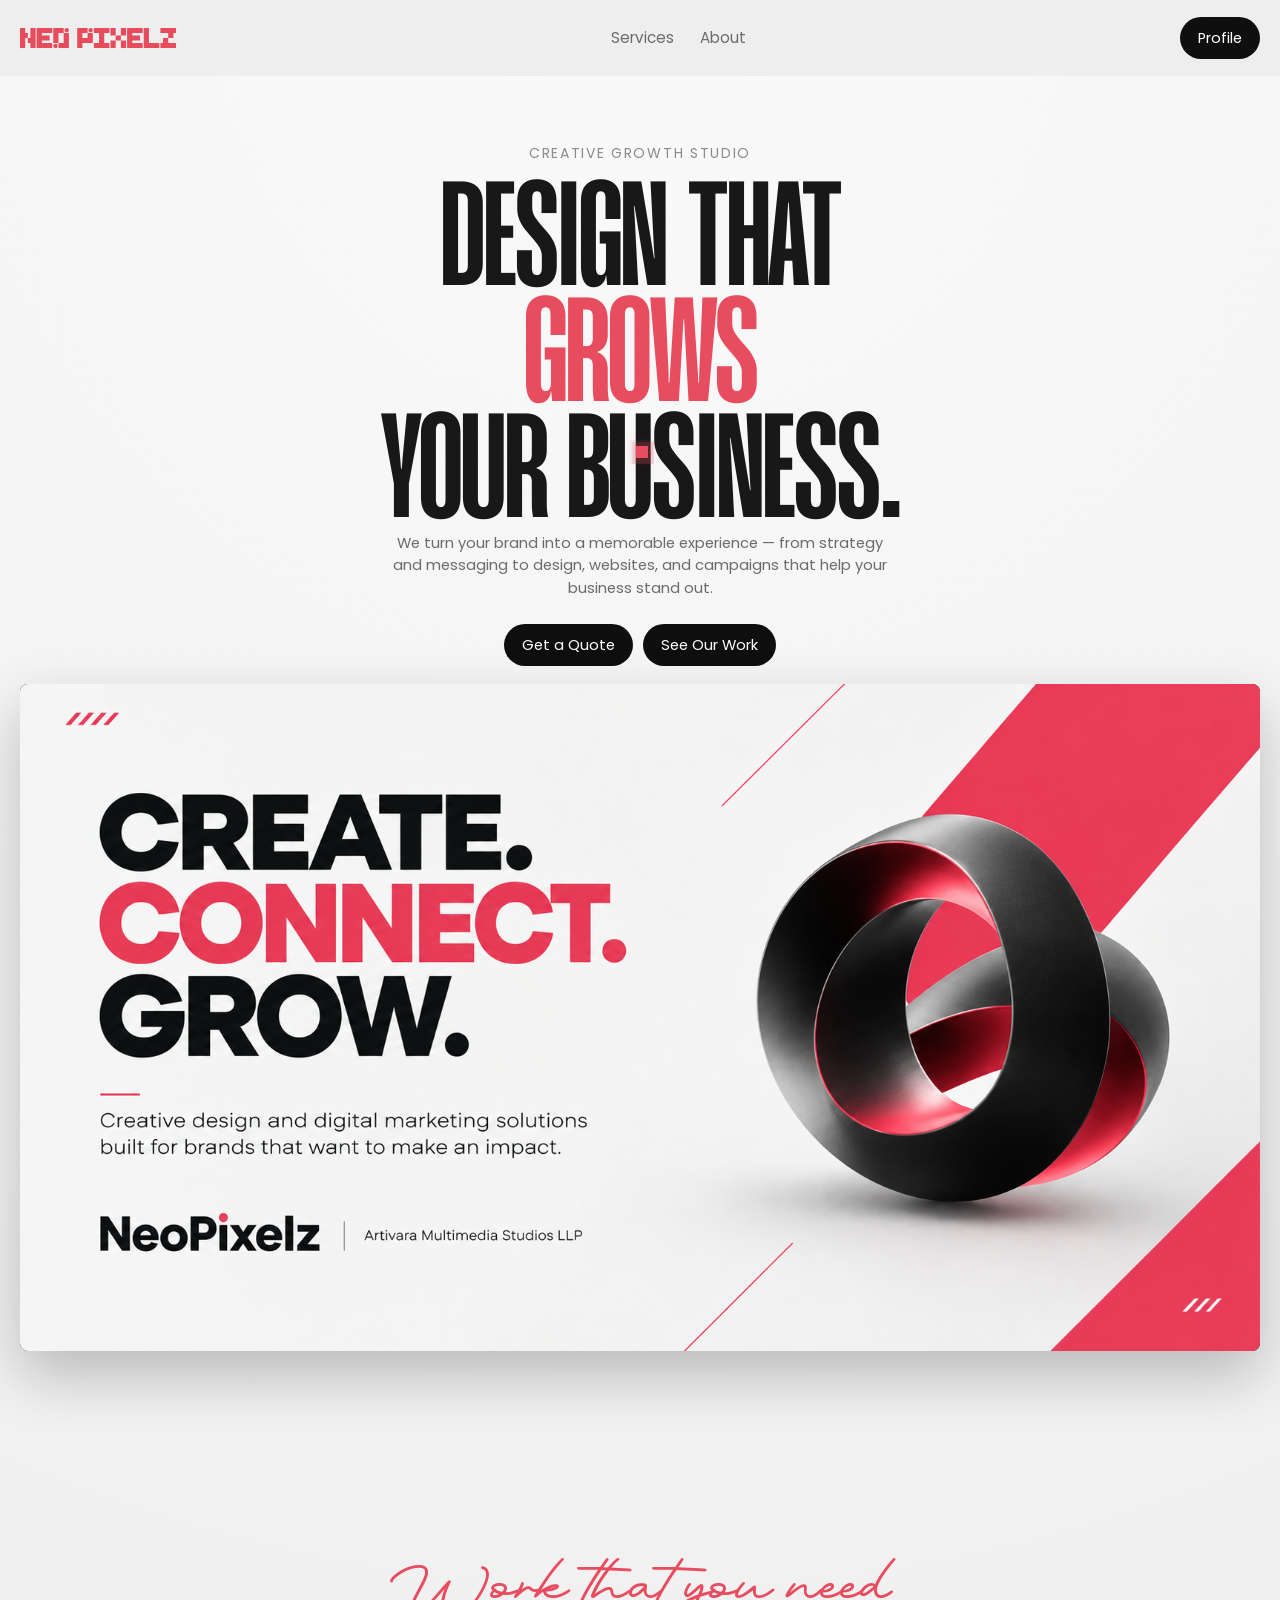
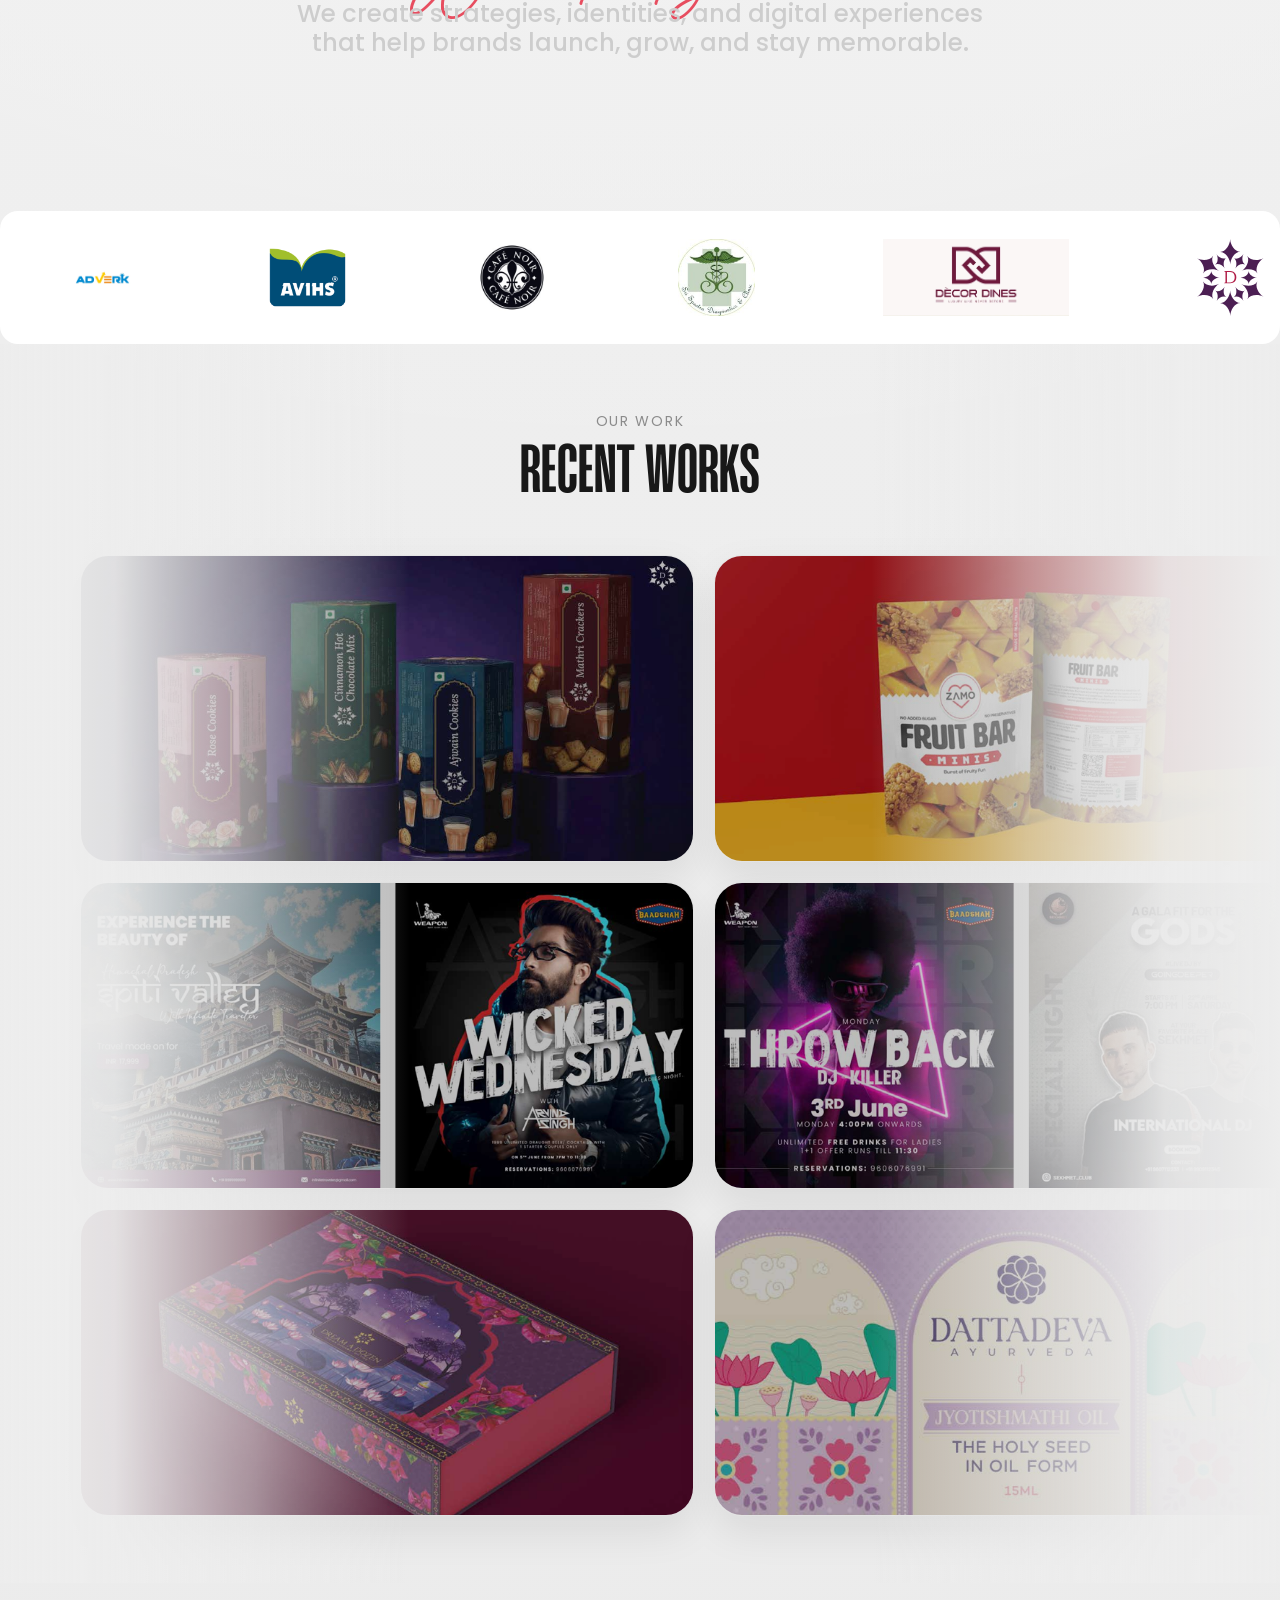
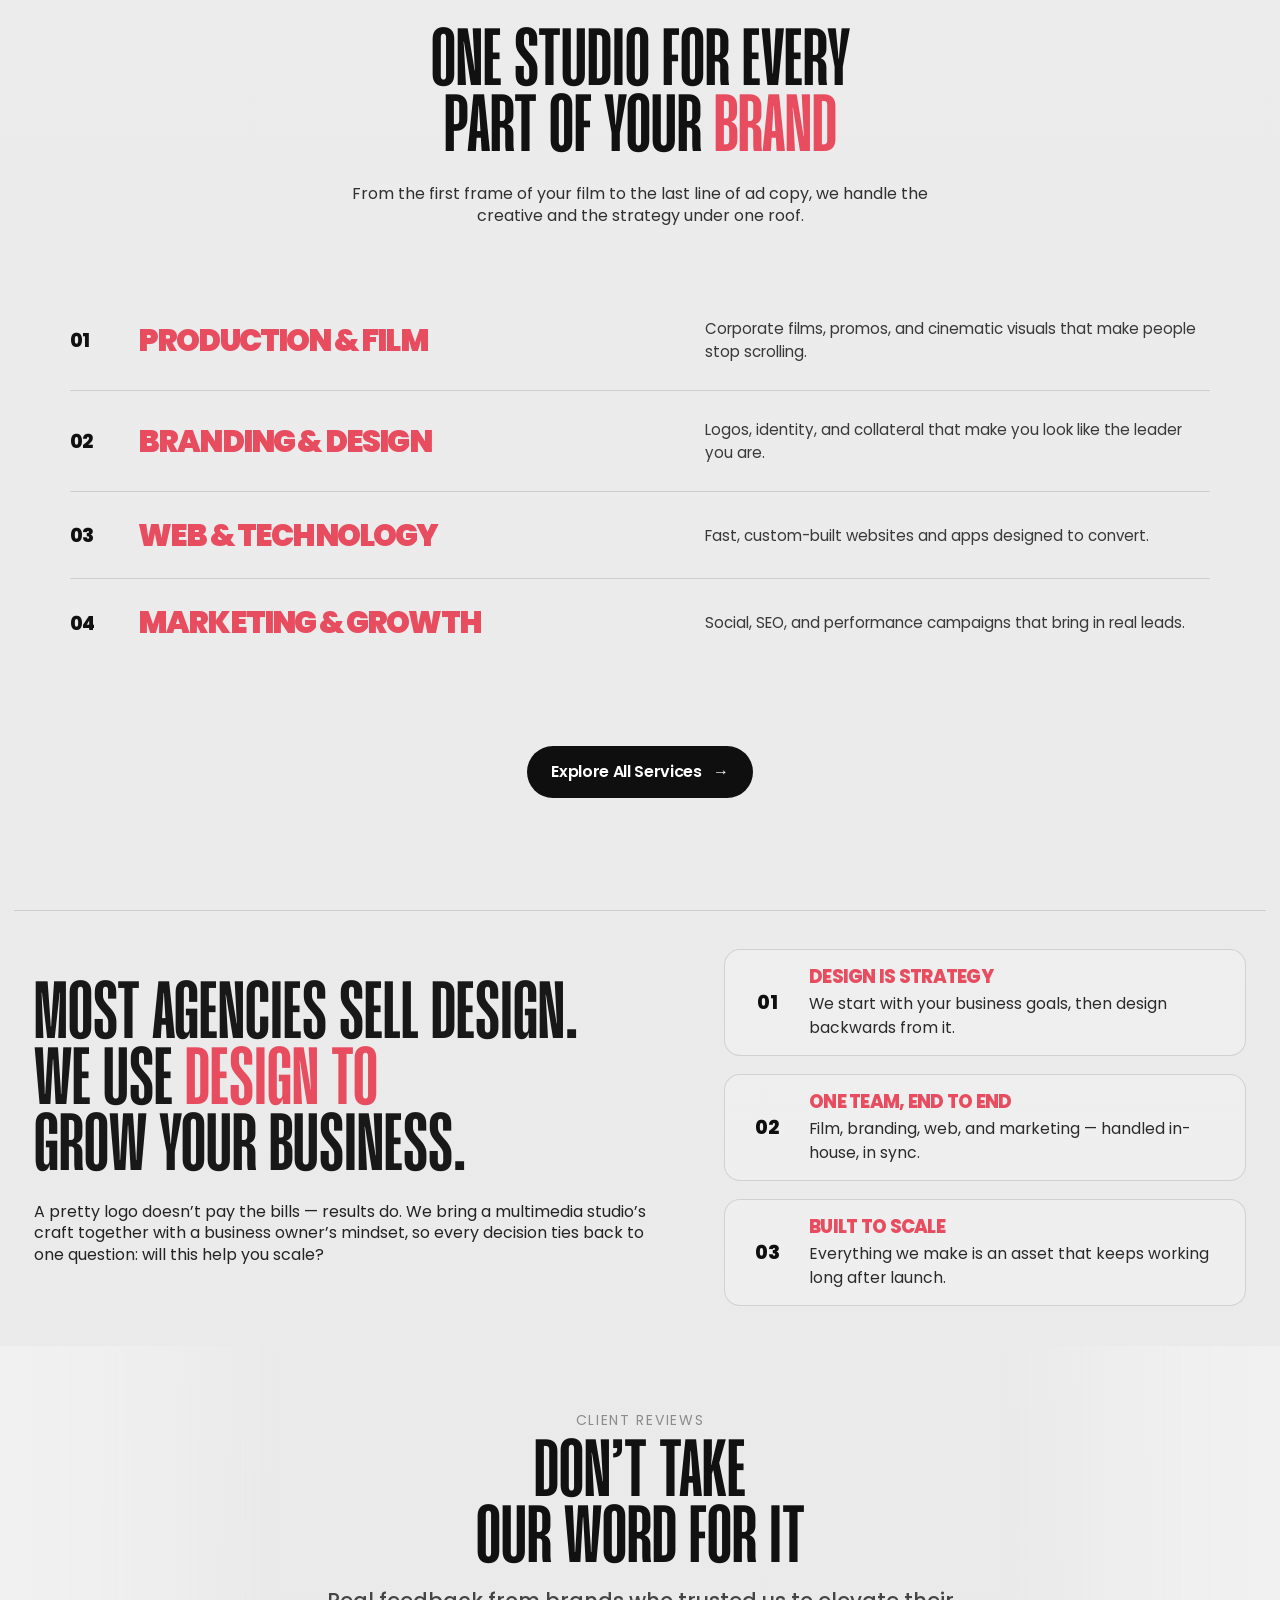
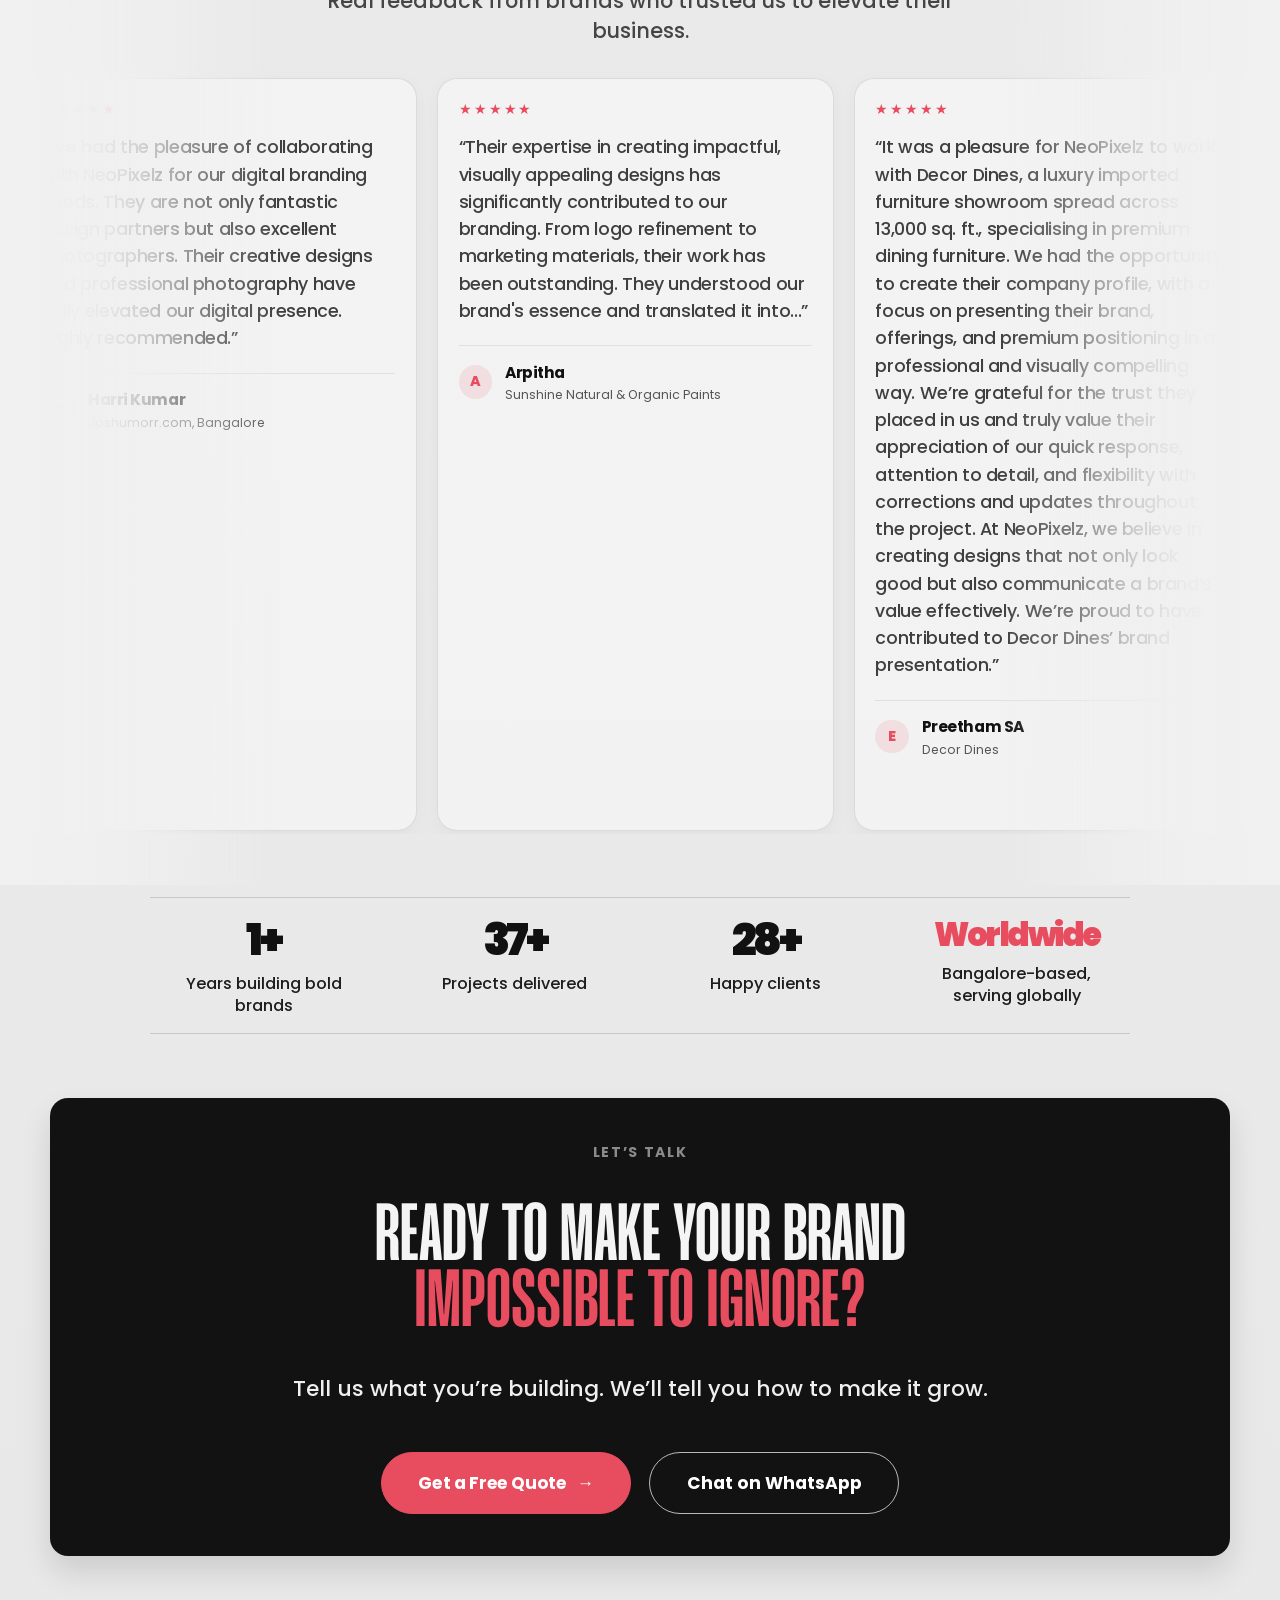
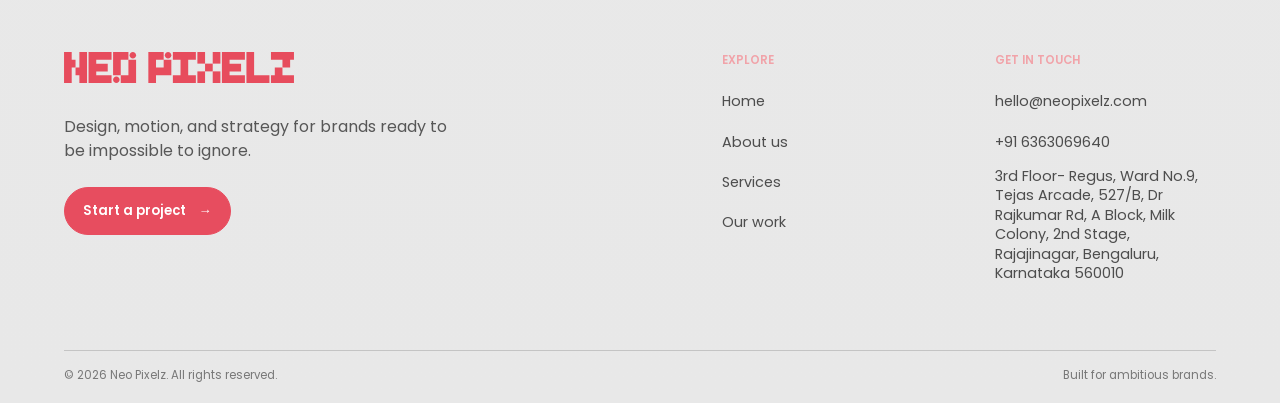
<file: index.html>
<!DOCTYPE html>
<html lang="en">

<head>
  <meta charset="UTF-8" />
  <meta name="viewport" content="width=device-width, initial-scale=1.0" />
  <meta name="description" content="Neo Pixelz-inspired agency portfolio website." />
  <title>Neo Pixelz-Design Agency</title>
  <link rel="preconnect" href="https://fonts.googleapis.com" />
  <link rel="preconnect" href="https://fonts.gstatic.com" crossorigin />
  <link href="https://fonts.googleapis.com/css2?family=Poppins:wght@400;500;600;700&display=swap" rel="stylesheet" />
  <link rel="stylesheet" href="./style.css" />
</head>

<body>
  <div class="pixel-cursor" aria-hidden="true"></div>
  <div class="pixel-cursor-dot" aria-hidden="true"></div>
  <div class="cursor-follow-circle" aria-hidden="true"></div>
  <div class="splash-screen" aria-hidden="true">
    <div class="splash-inner">
      <span class="splash-mini">Creative Studio</span>
      <h1 class="splash-wordmark">
        <span>N</span><span>e</span><span>o</span><span>&nbsp;</span><span>P</span><span>i</span><span>x</span><span>e</span><span>l</span><span>z</span>
      </h1>
      <span class="splash-underline" aria-hidden="true"></span>
    </div>
  </div>

  <a class="skip-link" href="#main">Skip to content</a>

  <header class="site-header">
    <div class="container nav-wrap">
      <a href="#hero" class="brand" aria-label="Neo Pixelz home">
        <img src="assets/Logo-H.svg" alt="Neo Pixelz logo" width="117" height="37" />
      </a>

      <nav class="site-nav desktop-nav" aria-label="Primary navigation">
        <a href="./services.html">Services</a>
        <a href="./about.html">About</a>
      </nav>

      <a href="assets/Profile_NP.pdf" target="_blank"><button class="nav-cta desktop-only" type="button">Profile</button></a>

      <button class="menu-toggle" type="button" aria-expanded="false" aria-controls="mobile-nav"
        aria-label="Open navigation">
        <span></span><span></span>
      </button>
    </div>

    <nav id="mobile-nav" class="mobile-nav" aria-label="Mobile navigation">
      <a href="./services.html">Services</a>
      <a href="./about.html">About</a>
    </nav>
  </header>

  <main id="main">
    <section class="hero section" id="hero">
      <div class="container hero-shell">
        <div class="hero-copy reveal reveal-up">
          <p class="micro-label">Creative growth studio</p>
          <h1 class="hero-title">
            <span>DESIGN THAT</span>
            <span class="hero-title-accent">GROWS</span>
            <span>YOUR BUSINESS.</span>
          </h1>
          <p class="hero-text">We turn your brand into a memorable experience — from strategy and messaging to design,
            websites, and campaigns that help your business stand out.</p>
          <div class="hero-actions">
            <a href="#contact" class="primary-pill">Get a Quote</a>
            <a href="#work" class="primary-pill">See Our Work</a>
          </div>
        </div>

        <div class="hero-media frame-card reveal reveal-scale delay-1">
          <img src="assets/ChatGPT Image Sep 13, 2026, 06_06_59 PM.png"
            alt="Neo Pixelz creative collage" width="1424" height="802" loading="eager" />
        </div>
      </div>

      <div class="ticker-zone">
        <div class="ticker ticker-left">
          <span>Brand Design</span><span>Logo Design</span><span>Website Design</span><span>Brand
            Design</span><span>Senior Designer</span><span>10 Years of Experience</span>
          <span>Brand Design</span><span>Logo Design</span><span>Website Design</span><span>Brand
            Design</span><span>Senior Designer</span><span>10 Years of Experience</span>
        </div>
        <div class="ticker ticker-right">
          <span>Over 100 Customers</span><span>Logo Design</span><span>Website Design</span><span>Brand
            Design</span><span>Conversion Focus</span><span>UI Direction</span>
          <span>Over 100 Customers</span><span>Logo Design</span><span>Website Design</span><span>Brand
            Design</span><span>Conversion Focus</span><span>UI Direction</span>
        </div>
      </div>
    </section>

    <section class="section intro-section" id="work">
      <div class="container narrow intro-exact">
        <div class="intro-hello reveal intro-hello-anim">Work that you need</div>
        <h2 class="intro-heading reveal intro-heading-anim">
          <span class="line dark-line">We create strategies, identities, and digital experiences</span>
          <span class="line dark-line">that help brands launch, grow, and stay memorable.</span>
        </h2>
      </div>
    </section>

    <div class="brand-row testimonials-brand-row logo-marquee reveal delay-2" aria-label="Our clients">
      <div class="logo-marquee-track">
        <div class="logo-marquee-group">
          <img src="assets/Neopixelz Clintele 2/Adverk .webp" alt="Adverk logo" loading="lazy" />
          <img src="assets/Neopixelz Clintele 2/avihstea.png" alt="Avihstea logo" loading="lazy" />
          <img src="assets/Neopixelz Clintele 2/Cafe Noir.jpeg" alt="Cafe Noir logo" loading="lazy" />
          <img src="assets/Neopixelz Clintele 2/cropped-Sri-Spectra-Logo--150x150.jpeg" alt="Sri Spectra logo" loading="lazy" />
          <img src="assets/Neopixelz Clintele 2/Decro Dines.webp" alt="Decro Dines logo" loading="lazy" />
          <img src="assets/Neopixelz Clintele 2/dream-a-dozen.svg" alt="Dream a Dozen logo" loading="lazy" />
          <img src="assets/Neopixelz Clintele 2/Health Harmony Hub.png" alt="Health Harmony Hub logo" loading="lazy" />
          <img src="assets/Neopixelz Clintele 2/ICB.jpeg" alt="ICB logo" loading="lazy" />
          <img src="assets/Neopixelz Clintele 2/Icestone.png" alt="Icestone logo" loading="lazy" />
          <img src="assets/Neopixelz Clintele 2/Livingque.enc" alt="Livingque logo" loading="lazy" />
          <img src="assets/Neopixelz Clintele 2/Official_Logo_of_Sharekhan_by_BNP_Paribas.png" alt="Sharekhan by BNP Paribas logo" loading="lazy" />
          <img src="assets/Neopixelz Clintele 2/PhysicsWallah_1-1.webp" alt="PhysicsWallah logo" loading="lazy" />
          <img src="assets/Neopixelz Clintele 2/qwqer-logo.webp" alt="Qwqer logo" loading="lazy" />
          <img src="assets/Neopixelz Clintele 2/Sambhrama.jpeg" alt="Sambhrama logo" loading="lazy" />
          <img src="assets/Neopixelz Clintele 2/Shekmet.jpg" alt="Shekmet logo" loading="lazy" />
          <img src="assets/Neopixelz Clintele 2/Social Brewery.jpg" alt="Social Brewery logo" loading="lazy" />
          <img src="assets/Neopixelz Clintele 2/Spectra Diagnostics.jpeg" alt="Spectra Diagnostics logo" loading="lazy" />
          <img src="assets/Neopixelz Clintele 2/Sree Vishnu Scans.png" alt="Sree Vishnu Scans logo" loading="lazy" />
          <img src="assets/Neopixelz Clintele 2/Srivatsanka.png" alt="Srivatsanka logo" loading="lazy" />
          <img src="assets/Neopixelz Clintele 2/Tulasi Paints.avif" alt="Tulasi Paints logo" loading="lazy" />
          <img src="assets/Neopixelz Clintele 2/Vedaearth-logo-1-1.png" alt="Vedaearth logo" loading="lazy" />
        </div>
        <div class="logo-marquee-group" aria-hidden="true">
          <img src="assets/Neopixelz Clintele 2/Adverk .webp" alt="" loading="lazy" />
          <img src="assets/Neopixelz Clintele 2/avihstea.png" alt="" loading="lazy" />
          <img src="assets/Neopixelz Clintele 2/Cafe Noir.jpeg" alt="" loading="lazy" />
          <img src="assets/Neopixelz Clintele 2/cropped-Sri-Spectra-Logo--150x150.jpeg" alt="" loading="lazy" />
          <img src="assets/Neopixelz Clintele 2/Decro Dines.webp" alt="" loading="lazy" />
          <img src="assets/Neopixelz Clintele 2/dream-a-dozen.svg" alt="" loading="lazy" />
          <img src="assets/Neopixelz Clintele 2/Health Harmony Hub.png" alt="" loading="lazy" />
          <img src="assets/Neopixelz Clintele 2/ICB.jpeg" alt="" loading="lazy" />
          <img src="assets/Neopixelz Clintele 2/Icestone.png" alt="" loading="lazy" />
          <img src="assets/Neopixelz Clintele 2/Livingque.enc" alt="" loading="lazy" />
          <img src="assets/Neopixelz Clintele 2/Official_Logo_of_Sharekhan_by_BNP_Paribas.png" alt="" loading="lazy" />
          <img src="assets/Neopixelz Clintele 2/PhysicsWallah_1-1.webp" alt="" loading="lazy" />
          <img src="assets/Neopixelz Clintele 2/qwqer-logo.webp" alt="" loading="lazy" />
          <img src="assets/Neopixelz Clintele 2/Sambhrama.jpeg" alt="" loading="lazy" />
          <img src="assets/Neopixelz Clintele 2/Shekmet.jpg" alt="" loading="lazy" />
          <img src="assets/Neopixelz Clintele 2/Social Brewery.jpg" alt="" loading="lazy" />
          <img src="assets/Neopixelz Clintele 2/Spectra Diagnostics.jpeg" alt="" loading="lazy" />
          <img src="assets/Neopixelz Clintele 2/Sree Vishnu Scans.png" alt="" loading="lazy" />
          <img src="assets/Neopixelz Clintele 2/Srivatsanka.png" alt="" loading="lazy" />
          <img src="assets/Neopixelz Clintele 2/Tulasi Paints.avif" alt="" loading="lazy" />
          <img src="assets/Neopixelz Clintele 2/Vedaearth-logo-1-1.png" alt="" loading="lazy" />
        </div>
      </div>
    </div>

    <section class="section" id="recent-works">
      <div class="container">
        <div class="section-center reveal reveal-up">
          <p class="section-mini">Our Work</p>
          <h2 class="section-title">RECENT WORKS</h2>
        </div>

        <div class="works-scroll-container reveal reveal-up delay-1" aria-label="Recent works">
          <div class="works-row row-1">
            <div class="works-track">
              <div class="work-card"><img src="assets/Works/Screenshot 2026-09-13 131451.png" alt="Recent work 1" loading="lazy" /></div>
              <div class="work-card"><img src="assets/Works/Screenshot 2026-09-13 131503.png" alt="Recent work 2" loading="lazy" /></div>
              <div class="work-card"><img src="assets/Works/Screenshot 2026-09-13 131512.png" alt="Recent work 3" loading="lazy" /></div>
              <div class="work-card"><img src="assets/Works/Screenshot 2026-09-13 131523.png" alt="Recent work 4" loading="lazy" /></div>
              <div class="work-card" aria-hidden="true"><img src="assets/Works/Screenshot 2026-09-13 131451.png" alt="" loading="lazy" /></div>
              <div class="work-card" aria-hidden="true"><img src="assets/Works/Screenshot 2026-09-13 131503.png" alt="" loading="lazy" /></div>
              <div class="work-card" aria-hidden="true"><img src="assets/Works/Screenshot 2026-09-13 131512.png" alt="" loading="lazy" /></div>
              <div class="work-card" aria-hidden="true"><img src="assets/Works/Screenshot 2026-09-13 131523.png" alt="" loading="lazy" /></div>
            </div>
          </div>

          <div class="works-row row-2">
            <div class="works-track">
              <div class="work-card"><img src="assets/Works/Screenshot 2026-09-13 131549.png" alt="Recent work 5" loading="lazy" /></div>
              <div class="work-card"><img src="assets/Works/Screenshot 2026-09-13 131602.png" alt="Recent work 6" loading="lazy" /></div>
              <div class="work-card"><img src="assets/Works/Screenshot 2026-09-13 131618.png" alt="Recent work 7" loading="lazy" /></div>
              <div class="work-card" aria-hidden="true"><img src="assets/Works/Screenshot 2026-09-13 131549.png" alt="" loading="lazy" /></div>
              <div class="work-card" aria-hidden="true"><img src="assets/Works/Screenshot 2026-09-13 131602.png" alt="" loading="lazy" /></div>
              <div class="work-card" aria-hidden="true"><img src="assets/Works/Screenshot 2026-09-13 131618.png" alt="" loading="lazy" /></div>
            </div>
          </div>

          <div class="works-row row-3">
            <div class="works-track">
              <div class="work-card"><img src="assets/Works/Screenshot 2026-09-13 131628.png" alt="Recent work 8" loading="lazy" /></div>
              <div class="work-card"><img src="assets/Works/Screenshot 2026-09-13 131648.png" alt="Recent work 9" loading="lazy" /></div>
              <div class="work-card"><img src="assets/Works/Screenshot 2026-09-13 131711.png" alt="Recent work 10" loading="lazy" /></div>
              <div class="work-card" aria-hidden="true"><img src="assets/Works/Screenshot 2026-09-13 131628.png" alt="" loading="lazy" /></div>
              <div class="work-card" aria-hidden="true"><img src="assets/Works/Screenshot 2026-09-13 131648.png" alt="" loading="lazy" /></div>
              <div class="work-card" aria-hidden="true"><img src="assets/Works/Screenshot 2026-09-13 131711.png" alt="" loading="lazy" /></div>
            </div>
          </div>
        </div>
      </div>
    </section>

    <section class="section studio-coverage-section" aria-labelledby="studio-coverage-title">
      <div class="container studio-coverage-wrap">
        <div class="studio-coverage-header reveal reveal-up">
          <h2 id="studio-coverage-title" class="studio-coverage-title">
            ONE STUDIO FOR EVERY<br>
            PART OF YOUR <span>BRAND</span>
          </h2>
        </div>

        <p class="studio-coverage-copy reveal reveal-up delay-1">
          From the first frame of your film to the last line of ad copy, we handle the creative and the strategy under
          one roof.
        </p>

        <div class="studio-coverage-list reveal reveal-up delay-2">
          <div class="studio-row">
            <div class="studio-number">01</div>
            <div class="studio-label">PRODUCTION &amp; FILM</div>
            <div class="studio-description">Corporate films, promos, and cinematic visuals that make people stop
              scrolling.</div>
          </div>

          <div class="studio-row">
            <div class="studio-number">02</div>
            <div class="studio-label">BRANDING &amp; DESIGN</div>
            <div class="studio-description">Logos, identity, and collateral that make you look like the leader you are.
            </div>
          </div>

          <div class="studio-row">
            <div class="studio-number">03</div>
            <div class="studio-label">WEB &amp; TECHNOLOGY</div>
            <div class="studio-description">Fast, custom-built websites and apps designed to convert.</div>
          </div>

          <div class="studio-row">
            <div class="studio-number">04</div>
            <div class="studio-label">MARKETING &amp; GROWTH</div>
            <div class="studio-description">Social, SEO, and performance campaigns that bring in real leads.</div>
          </div>
        </div>

        <div class="studio-button-wrap reveal reveal-up delay-3">
          <a href="services.html" class="studio-cta">Explore All Services <span aria-hidden="true">→</span></a>
        </div>
      </div>
    </section>

    <section class="section agency-value-section">
      <div class="container agency-value-wrap">
        <div class="agency-value-grid">
          <div class="agency-value-copy">
            <h2 class="display-title agency-value-title">
              MOST AGENCIES SELL DESIGN.<br />WE USE <span>DESIGN TO</span><br />GROW YOUR BUSINESS.
            </h2>
            <p class="agency-value-text">
              A pretty logo doesn’t pay the bills — results do. We bring a multimedia studio’s craft together with a
              business owner’s mindset, so every decision ties back to one question: will this help you scale?
            </p>
          </div>

          <div class="agency-value-points">
            <div class="agency-point">
              <div class="agency-point-number">01</div>
              <div>
                <div class="agency-point-title">Design is strategy</div>
                <p>We start with your business goals, then design backwards from it.</p>
              </div>
            </div>

            <div class="agency-point">
              <div class="agency-point-number">02</div>
              <div>
                <div class="agency-point-title">One team, end to end</div>
                <p>Film, branding, web, and marketing — handled in-house, in sync.</p>
              </div>
            </div>

            <div class="agency-point">
              <div class="agency-point-number">03</div>
              <div>
                <div class="agency-point-title">Built to scale</div>
                <p>Everything we make is an asset that keeps working long after launch.</p>
              </div>
            </div>
          </div>
        </div>
      </div>
    </section>

    <section class="section" id="testimonials">
      <div class="container">
        <div class="section-center reveal reveal-up">
          <p class="section-mini">Client reviews</p>
          <h2 class="display-title ghost-title">DON’T TAKE<br><span>OUR WORD</span> FOR IT</h2>
        </div>

        <p class="testimonial-subtitle reveal reveal-up delay-1">Real feedback from brands who trusted us to elevate
          their business.</p>

        <div class="testimonial-marquee-wrap reveal reveal-up delay-2" aria-label="Client testimonials">
          <div class="testimonial-marquee">
            <div class="testimonial-track-row">
              <article class="testimonial-card">
                <div class="testimonial-stars" aria-label="5 star rating">★★★★★</div>
                <p class="testimonial-quote">“We had the pleasure of collaborating with NeoPixelz for our digital
                  branding needs. They are not only fantastic design partners but also excellent photographers. Their
                  creative designs and professional photography have truly elevated our digital presence. Highly
                  recommended.”</p>
                <div class="testimonial-author">
                  <span class="avatar">H</span>
                  <div>
                    <strong>Harri Kumar</strong>
                    <small>Joshumorr.com, Bangalore</small>
                  </div>
                </div>
              </article>

              <article class="testimonial-card">
                <div class="testimonial-stars" aria-label="5 star rating">★★★★★</div>
                <p class="testimonial-quote">“Their expertise in creating impactful, visually appealing designs has
                  significantly contributed to our branding. From logo refinement to marketing materials, their work has
                  been outstanding. They understood our brand's essence and translated it into...”</p>
                <div class="testimonial-author">
                  <span class="avatar">A</span>
                  <div>
                    <strong>Arpitha</strong>
                    <small>Sunshine Natural &amp; Organic Paints</small>
                  </div>
                </div>
              </article>

              <article class="testimonial-card">
                <div class="testimonial-stars" aria-label="5 star rating">★★★★★</div>
                <p class="testimonial-quote">“It was a pleasure for NeoPixelz to work with Decor Dines, a luxury imported furniture showroom spread across 13,000 sq. ft., specialising in premium dining furniture.

We had the opportunity to create their company profile, with a focus on presenting their brand, offerings, and premium positioning in a professional and visually compelling way.

We’re grateful for the trust they placed in us and truly value their appreciation of our quick response, attention to detail, and flexibility with corrections and updates throughout the project.

At NeoPixelz, we believe in creating designs that not only look good but also communicate a brand’s value effectively. We’re proud to have contributed to Decor Dines’ brand presentation.”</p>
                <div class="testimonial-author">
                  <span class="avatar">E</span>
                  <div>
                    <strong>Preetham SA</strong>
                    <small>Decor Dines</small>
                  </div>
                </div>
              </article>

              <article class="testimonial-card">
                <div class="testimonial-stars" aria-label="5 star rating">★★★★★</div>
                <p class="testimonial-quote">“It was a pleasure for NeoPixelz Creative Design to work with Manjula Pradeep Kumar, Founder of Symphony Graffiti, a trusted name in innovative printing solutions, known for its integrity, creative expertise, and commitment to delivering innovative print media solutions.

We had the opportunity to work on the logo design and tagline for her new company. From understanding the initial requirements to presenting multiple creative options, our focus was on creating a distinctive visual identity that aligned with the brand’s vision and values.

We’re glad to know that Manjula appreciated our creativity, quick turnaround, understanding of the requirements, and attention to detail throughout the project.

I highly recommend NeoPixelz by Sai Ganesh to All who are looking for creativity and best work”
                </p>
                <div class="testimonial-author">
                  <span class="avatar">D</span>
                  <div>
                    <strong>Manjula BC</strong>
                    <small>Symphony Grafitti</small>
                  </div>
                </div>
              </article>

              <article class="testimonial-card">
                <div class="testimonial-stars" aria-label="5 star rating">★★★★★</div>
                <p class="testimonial-quote">“The collaboration felt seamless from day one. They translated our ideas
                  into a visual language that works beautifully across digital and print.”</p>
                <div class="testimonial-author">
                  <span class="avatar">R</span>
                  <div>
                    <strong>Rina Shah</strong>
                    <small>Luma Works</small>
                  </div>
                </div>
              </article>

              <article class="testimonial-card">
                <div class="testimonial-stars" aria-label="5 star rating">★★★★★</div>
                <p class="testimonial-quote">“We had the pleasure of collaborating with NeoPixelz for our digital
                  branding needs. They are not only fantastic design partners but also excellent photographers. Their
                  creative designs and professional photography have truly elevated our digital presence. Highly
                  recommended.”</p>
                <div class="testimonial-author">
                  <span class="avatar">H</span>
                  <div>
                    <strong>Harri Kumar</strong>
                    <small>Joshumorr.com, Bangalore</small>
                  </div>
                </div>
              </article>

              <article class="testimonial-card">
                <div class="testimonial-stars" aria-label="5 star rating">★★★★★</div>
                <p class="testimonial-quote">“Their expertise in creating impactful, visually appealing designs has
                  significantly contributed to our branding. From logo refinement to marketing materials, their work has
                  been outstanding. They understood our brand's essence and translated it into...”</p>
                <div class="testimonial-author">
                  <span class="avatar">A</span>
                  <div>
                    <strong>Arpitha</strong>
                    <small>Sunshine Natural &amp; Organic Paints</small>
                  </div>
                </div>
              </article>

              <article class="testimonial-card">
                <div class="testimonial-stars" aria-label="5 star rating">★★★★★</div>
                <p class="testimonial-quote">“It was a pleasure for NeoPixelz to work with Decor Dines, a luxury imported furniture showroom spread across 13,000 sq. ft., specialising in premium dining furniture.

We had the opportunity to create their company profile, with a focus on presenting their brand, offerings, and premium positioning in a professional and visually compelling way.

We’re grateful for the trust they placed in us and truly value their appreciation of our quick response, attention to detail, and flexibility with corrections and updates throughout the project.

At NeoPixelz, we believe in creating designs that not only look good but also communicate a brand’s value effectively. We’re proud to have contributed to Decor Dines’ brand presentation.”</p>
                <div class="testimonial-author">
                  <span class="avatar">E</span>
                  <div>
                    <strong>Preetham SA</strong>
                    <small>Decor Dines</small>
                  </div>
                </div>
              </article>

              <article class="testimonial-card">
                <div class="testimonial-stars" aria-label="5 star rating">★★★★★</div>
                <p class="testimonial-quote">“We had the pleasure of collaborating with NeoPixelz for our digital
                  branding needs. They are not only fantastic design partners but also excellent photographers. Their
                  creative designs and professional photography have truly elevated our digital presence. Highly
                  recommended.”</p>
                <div class="testimonial-author">
                  <span class="avatar">H</span>
                  <div>
                    <strong>Harri Kumar</strong>
                    <small>Joshumorr.com, Bangalore</small>
                  </div>
                </div>
              </article>

              <article class="testimonial-card">
                <div class="testimonial-stars" aria-label="5 star rating">★★★★★</div>
                <p class="testimonial-quote">“Their expertise in creating impactful, visually appealing designs has
                  significantly contributed to our branding. From logo refinement to marketing materials, their work has
                  been outstanding. They understood our brand's essence and translated it into...”</p>
                <div class="testimonial-author">
                  <span class="avatar">A</span>
                  <div>
                    <strong>Arpitha</strong>
                    <small>Sunshine Natural &amp; Organic Paints</small>
                  </div>
                </div>
              </article>

              <article class="testimonial-card">
                <div class="testimonial-stars" aria-label="5 star rating">★★★★★</div>
                <p class="testimonial-quote">“It was a pleasure for NeoPixelz Creative Design to work with Manjula Pradeep Kumar, Founder of Symphony Graffiti, a trusted name in innovative printing solutions, known for its integrity, creative expertise, and commitment to delivering innovative print media solutions.

We had the opportunity to work on the logo design and tagline for her new company. From understanding the initial requirements to presenting multiple creative options, our focus was on creating a distinctive visual identity that aligned with the brand’s vision and values.

We’re glad to know that Manjula appreciated our creativity, quick turnaround, understanding of the requirements, and attention to detail throughout the project.

I highly recommend NeoPixelz by Sai Ganesh to All who are looking for creativity and best work.”</p>
                <div class="testimonial-author">
                  <span class="avatar">E</span>
                  <div>
                    <strong>Manjula BC</strong>
                    <small>Symphony Grafitti</small>
                  </div>
                </div>
              </article>

              <article class="testimonial-card">
                <div class="testimonial-stars" aria-label="5 star rating">★★★★★</div>
                <p class="testimonial-quote">“It was a pleasure for NeoPixelz to work with Decor Dines, a luxury imported furniture showroom spread across 13,000 sq. ft., specialising in premium dining furniture.

We had the opportunity to create their company profile, with a focus on presenting their brand, offerings, and premium positioning in a professional and visually compelling way.

We’re grateful for the trust they placed in us and truly value their appreciation of our quick response, attention to detail, and flexibility with corrections and updates throughout the project.

At NeoPixelz, we believe in creating designs that not only look good but also communicate a brand’s value effectively. We’re proud to have contributed to Decor Dines’ brand presentation.”
                </p>
                <div class="testimonial-author">
                  <span class="avatar">D</span>
                  <div>
                    <strong>Preetham SA</strong>
                    <small>Decor Dinese</small>
                  </div>
                </div>
              </article>

              <article class="testimonial-card">
                <div class="testimonial-stars" aria-label="5 star rating">★★★★★</div>
                <p class="testimonial-quote">“The collaboration felt seamless from day one. They translated our ideas
                  into a visual language that works beautifully across digital and print.”</p>
                <div class="testimonial-author">
                  <span class="avatar">R</span>
                  <div>
                    <strong>Rina Shah</strong>
                    <small>Luma Works</small>
                  </div>
                </div>
              </article>
            </div>
          </div>
        </div>

      </div>
    </section>

    <section class="section stats-block-wrap" style="padding-top:0.75rem; padding-bottom:2.5rem;">
      <div class="container stats-block"
        style="width:min(calc(100% - 28px), 980px); border-top:1px solid rgba(0,0,0,0.14); border-bottom:1px solid rgba(0,0,0,0.14); padding:22px 0 16px;">
        <div class="stats-grid">
          <div class="stat-item">
            <div data-count-up="1" data-suffix="+"
              style="font-size: clamp(2rem, 1.6rem + 1.4vw, 4rem); line-height:0.9; letter-spacing:-0.08em; font-weight:900; color:#111;">
              1+</div>
            <div
              style="margin-top:14px; font-size:clamp(0.92rem, 0.8rem + 0.26vw, 1.2rem); line-height:1.35; color:#1d1d1d; font-weight:500;">
              Years building bold<br />brands</div>
          </div>
          <div class="stat-item">
            <div data-count-up="40" data-suffix="+"
              style="font-size: clamp(2rem, 1.6rem + 1.4vw, 4rem); line-height:0.9; letter-spacing:-0.08em; font-weight:900; color:#111;">
              40+</div>
            <div
              style="margin-top:14px; font-size:clamp(0.92rem, 0.8rem + 0.26vw, 1.2rem); line-height:1.35; color:#1d1d1d; font-weight:500;">
              Projects delivered</div>
          </div>
          <div class="stat-item">
            <div data-count-up="30" data-suffix="+"
              style="font-size: clamp(2rem, 1.6rem + 1.4vw, 4rem); line-height:0.9; letter-spacing:-0.08em; font-weight:900; color:#111;">
              30+</div>
            <div
              style="margin-top:14px; font-size:clamp(0.92rem, 0.8rem + 0.26vw, 1.2rem); line-height:1.35; color:#1d1d1d; font-weight:500;">
              Happy clients</div>
          </div>
          <div class="stat-item">
            <div
              style="font-size: clamp(1.65rem, 1.3rem + 0.9vw, 2.8rem); line-height:0.9; letter-spacing:-0.08em; font-weight:900; color:#e74d5f; white-space:nowrap;">
              Worldwide</div>
            <div
              style="margin-top:14px; font-size:clamp(0.92rem, 0.8rem + 0.26vw, 1.2rem); line-height:1.35; color:#1d1d1d; font-weight:500;">
              Bangalore-based,<br />serving globally</div>
          </div>
        </div>
      </div>
    </section>

    <section class="section contact-section" id="contact" style="padding-top:1.5rem; padding-bottom:2rem;">
      <div class="container"
        style="width:min(calc(100% - 28px), 1180px); background:#121212; border-radius:18px; padding:44px 36px 42px; box-shadow:0 16px 30px rgba(0,0,0,0.12);">
        <div
          style="display:flex; align-items:center; justify-content:center; gap:14px; color:#f1a3a9; font-size:0.9rem; letter-spacing:0.12em; text-transform:uppercase; font-weight:700;">

          <span class="section-mini">Let’s Talk</span>
        </div>

        <h2 class="display-title ghost-title"
          style="margin:24px auto 18px; max-width:980px; text-align:center; color:#f4f4f4;">
          READY TO MAKE YOUR BRAND<br />
          <span style="color:#e74d5f;">IMPOSSIBLE TO IGNORE?</span>
        </h2>

        <p
          style="margin:0 auto; max-width:780px; text-align:center; font-size:clamp(1.1rem, 1rem + 0.45vw, 1.7rem); line-height:1.4; color:#f0f0f0; font-weight:500;">
          Tell us what you’re building. We’ll tell you how to make it grow.
        </p>

        <div style="margin-top:30px; display:flex; justify-content:center; gap:18px; flex-wrap:wrap;">
          <a href="https://forms.gle/6ovDkiubXuVgVLEV6"
            style="display:inline-flex; align-items:center; justify-content:center; gap:10px; min-width:250px; min-height:62px; padding:0 26px; border-radius:999px; background:#e74d5f; color:#fff; font-size:1.08rem; font-weight:700; text-transform:none; letter-spacing:-0.02em; border:1px solid #e74d5f; text-decoration:none;">
            Get a Free Quote <span aria-hidden="true">→</span>
          </a>
          <a href="https://wa.me/916363069640" target="_blank"
            style="display:inline-flex; align-items:center; justify-content:center; min-width:250px; min-height:62px; padding:0 26px; border-radius:999px; background:transparent; color:#fff; font-size:1.08rem; font-weight:700; border:1px solid rgba(255,255,255,0.7); text-decoration:none;">
            Chat on WhatsApp
          </a>
        </div>
      </div>
    </section>
  </main>

  <footer class="site-footer">
    <div class="footer-shell">
      <div class="footer-top">
        <div class="footer-intro">
          <a class="footer-logo" href="./index.html" aria-label="Neo Pixelz home"><img src="assets/Logo-H.svg"
              alt="Neo Pixelz" /></a>
          <p>Design, motion, and strategy for brands ready to be impossible to ignore.</p>
          <a class="footer-cta" href="./index.html#contact">Start a project <span aria-hidden="true">→</span></a>
        </div>
        <nav class="footer-nav" aria-label="Footer navigation">
          <div class="footer-nav-group">
            <h2>Explore</h2>
            <ul>
              <li><a href="./index.html">Home</a></li>
              <li><a href="./about.html">About us</a></li>
              <li><a href="./services.html">Services</a></li>
              <li><a href="./index.html#recent-works">Our work</a></li>
            </ul>
          </div>
          <div class="footer-nav-group">
            <h2>Get in touch</h2>
            <ul>
              <li><a href="mailto:hello@neopixelz.com">hello@neopixelz.com</a></li>
              <li><a href="tel:+919876543210">+91 6363069640</a></li>
              <li><a href="https://www.google.com/maps/search/Regus,+Tejas+Arcade,+Dr+Rajkumar+Rd,+Rajajinagar,+Bengaluru+560010" target="_blank" rel="noopener">3rd Floor- Regus, Ward No.9, Tejas Arcade, 527/B, Dr Rajkumar Rd, A Block, Milk Colony, 2nd Stage, Rajajinagar, Bengaluru, Karnataka 560010</a></li>
            </ul>
          </div>
        </nav>
      </div>
      <div class="footer-bottom">
        <p>© 2026 Neo Pixelz. All rights reserved.</p>
        <p>Built for ambitious brands.</p>
      </div>
    </div>
  </footer>

  <script src="./script.js" defer></script>
</body>

</html>
</file>
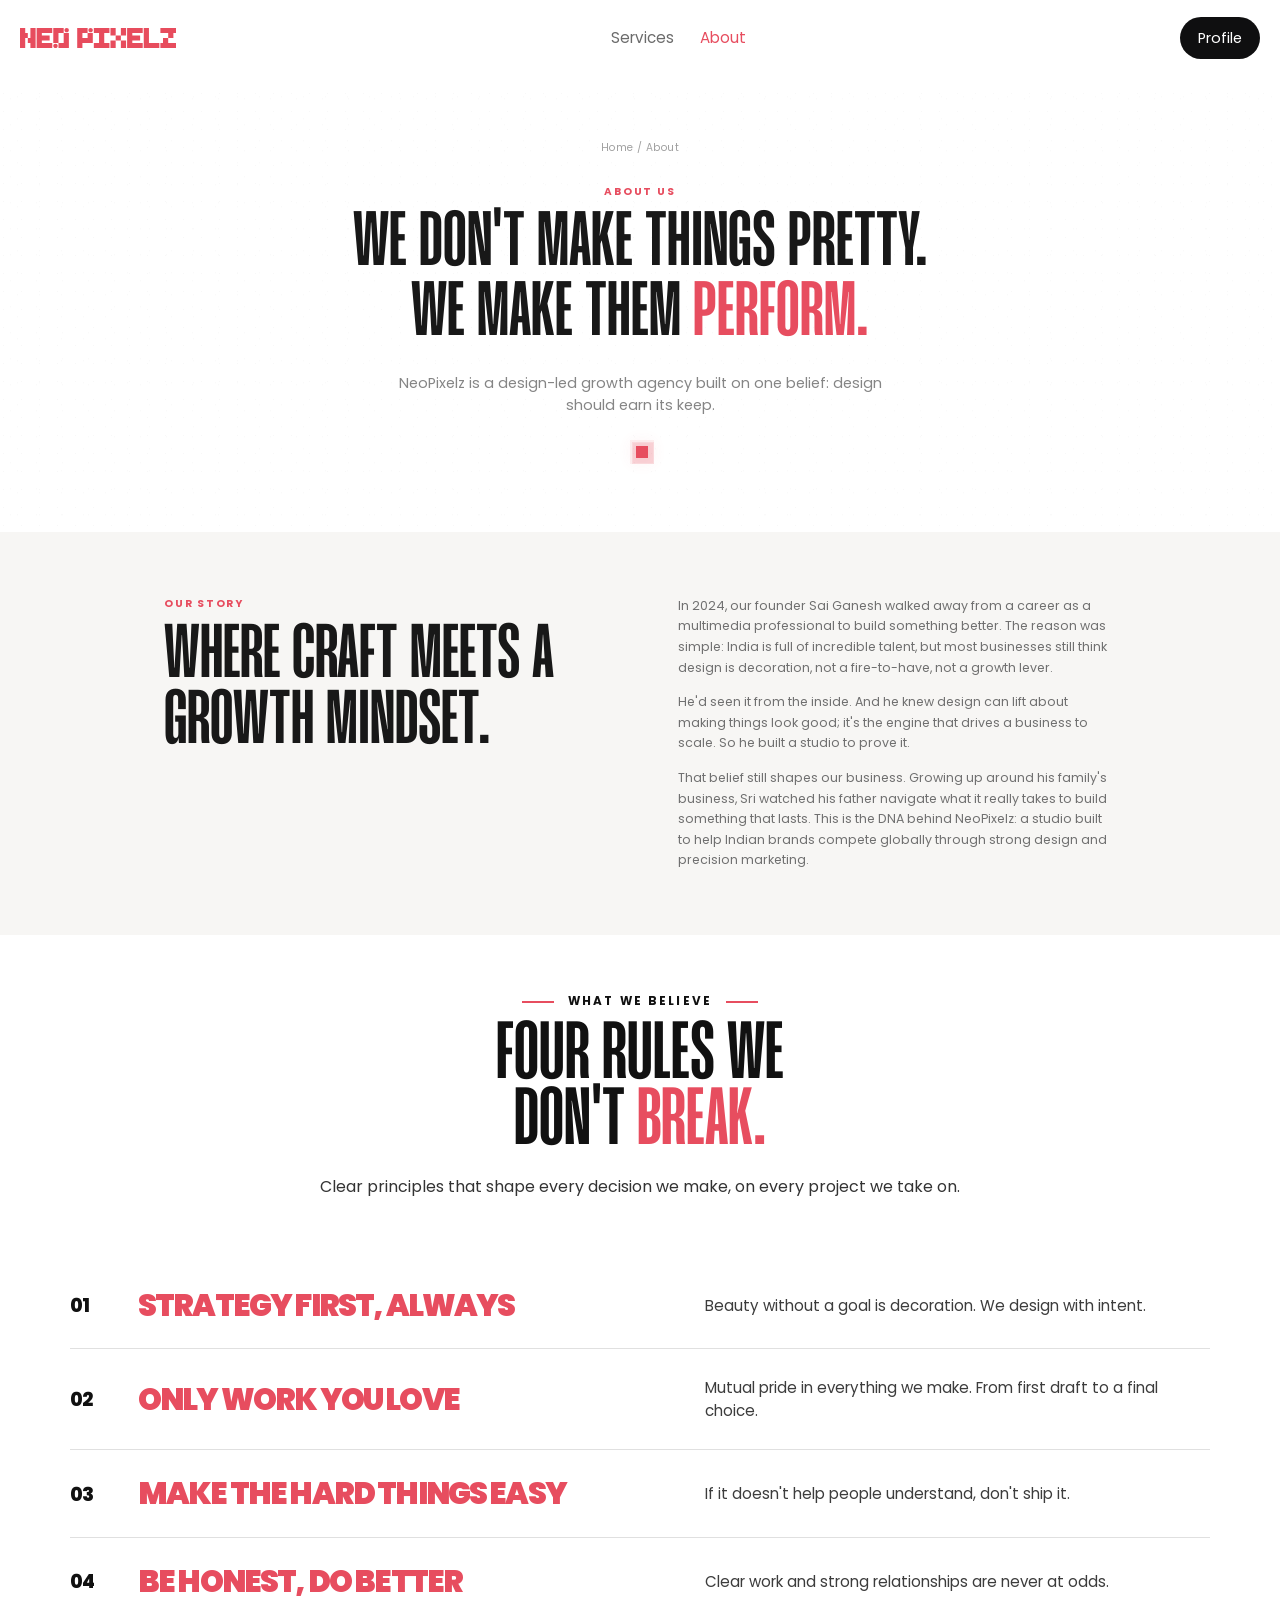
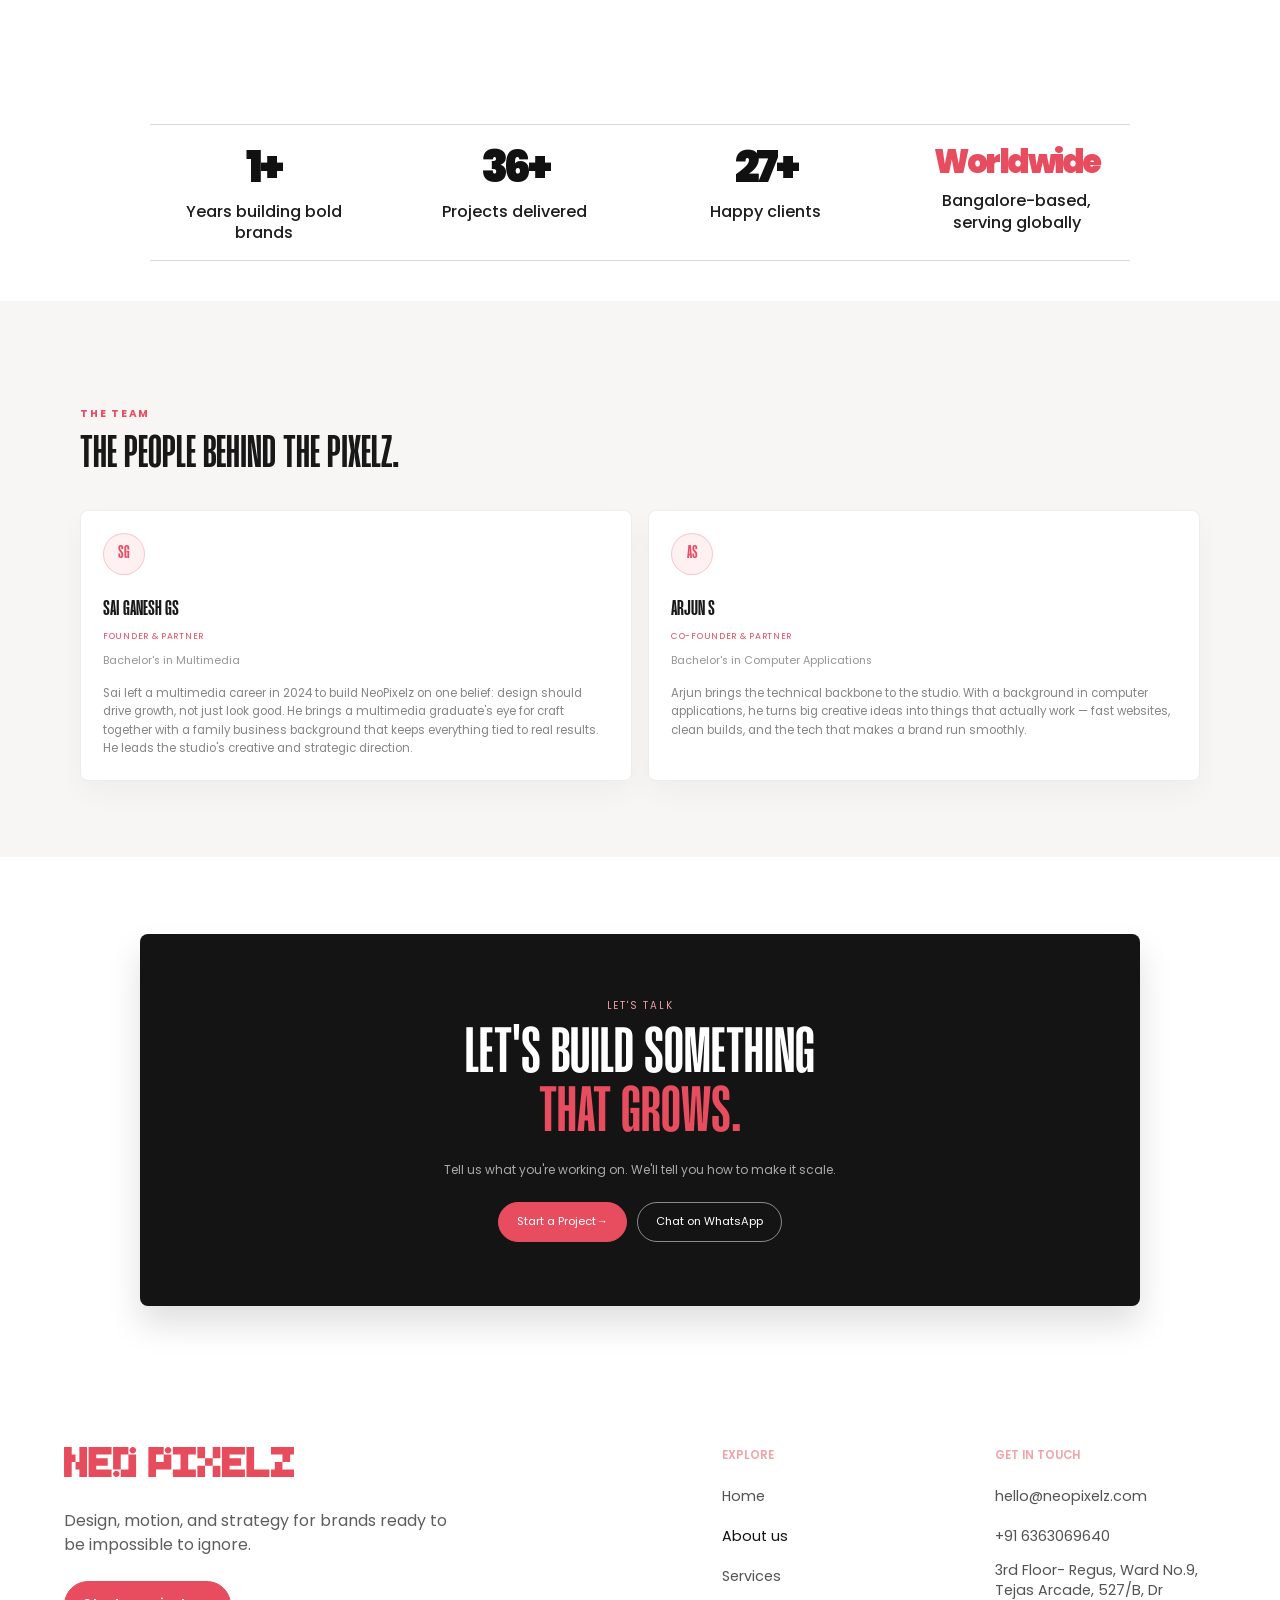
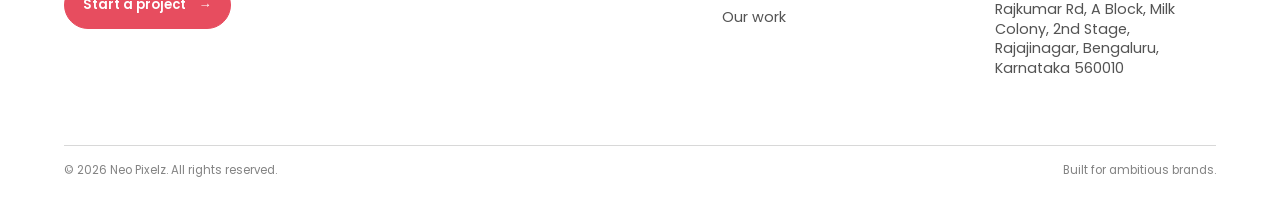
<file: about.html>
<!DOCTYPE html>
<html lang="en">
<head>
  <meta charset="UTF-8" />
  <meta name="viewport" content="width=device-width, initial-scale=1.0" />
  <meta name="description" content="Learn about Neo Pixelz, a design-led growth agency building bold brands." />
  <title>About | Neo Pixelz</title>
  <link rel="preconnect" href="https://fonts.googleapis.com" />
  <link rel="preconnect" href="https://fonts.gstatic.com" crossorigin />
  <link href="https://fonts.googleapis.com/css2?family=Poppins:wght@400;500;600;700&display=swap" rel="stylesheet" />
  <link rel="stylesheet" href="./style.css" />
</head>
<body class="about-page">
  <div class="pixel-cursor" aria-hidden="true"></div>
  <div class="pixel-cursor-dot" aria-hidden="true"></div>
  <div class="cursor-follow-circle" aria-hidden="true"></div>

  <a class="skip-link" href="#main">Skip to content</a>
  <header class="site-header">
    <div class="container nav-wrap">
      <a href="./index.html" class="brand" aria-label="Neo Pixelz home"><img src="assets/Logo-H.svg" alt="Neo Pixelz logo" width="117" height="37" /></a>
      <nav class="site-nav desktop-nav" aria-label="Primary navigation">
        <a href="./services.html">Services</a>
        <a href="./about.html" aria-current="page">About</a>
      </nav>
      <a href="assets/Profile_NP.pdf" target="_blank" rel="noopener">
      <button class="nav-cta desktop-only" type="button">Profile</button>
      </a>
      <button class="menu-toggle" type="button" aria-expanded="false" aria-controls="mobile-nav" aria-label="Open navigation"><span></span><span></span></button>
    </div>
    <nav id="mobile-nav" class="mobile-nav" aria-label="Mobile navigation">
      <a href="./services.html">Services</a>
      <a href="./about.html" aria-current="page">About</a>
    </nav>
  </header>

  <main id="main" class="about-main">
    <div class="container about-shell">
      <section class="about-hero reveal reveal-up">
        <p class="about-breadcrumb">Home / About</p>
        <p class="about-kicker">About us</p>
        <h1 class="about-title">We don't make things pretty.<br />We make them <span>perform.</span></h1>
        <p class="about-lead">NeoPixelz is a design-led growth agency built on one belief: design should earn its keep.</p>
      </section>
    </div>

    <section class="about-story">
      <div class="container about-shell">
        <div class="about-story-grid">
          <div class="reveal reveal-left"><p class="about-section-kicker">Our story</p><h2 class="about-section-title">Where craft meets a growth mindset.</h2></div>
          <div class="about-story-copy reveal reveal-right">
            <p>In 2024, our founder Sai Ganesh walked away from a career as a multimedia professional to build something better. The reason was simple: India is full of incredible talent, but most businesses still think design is decoration, not a fire-to-have, not a growth lever.</p>
            <p>He'd seen it from the inside. And he knew design can lift about making things look good; it's the engine that drives a business to scale. So he built a studio to prove it.</p>
            <p>That belief still shapes our business. Growing up around his family's business, Sri watched his father navigate what it really takes to build something that lasts. This is the DNA behind NeoPixelz: a studio built to help Indian brands compete globally through strong design and precision marketing.</p>
          </div>
        </div>
      </div>
    </section>

    <section class="section studio-coverage-section" aria-labelledby="about-values-title">
      <div class="container studio-coverage-wrap">
        <div class="studio-coverage-header reveal reveal-up">
          <p class="studio-kicker" style="justify-content: center;"><span class="kicker-line"></span>What we believe<span class="kicker-line"></span></p>
          <h2 id="about-values-title" class="studio-coverage-title">
            FOUR RULES WE<br>
            DON'T <span>BREAK.</span>
          </h2>
        </div>

        <p class="studio-coverage-copy reveal reveal-up delay-1">
          Clear principles that shape every decision we make, on every project we take on.
        </p>

        <div class="studio-coverage-list reveal reveal-up delay-2">
          <div class="studio-row">
            <div class="studio-number">01</div>
            <div class="studio-label">STRATEGY FIRST, ALWAYS</div>
            <div class="studio-description">Beauty without a goal is decoration. We design with intent.</div>
          </div>

          <div class="studio-row">
            <div class="studio-number">02</div>
            <div class="studio-label">ONLY WORK YOU LOVE</div>
            <div class="studio-description">Mutual pride in everything we make. From first draft to a final choice.</div>
          </div>

          <div class="studio-row">
            <div class="studio-number">03</div>
            <div class="studio-label">MAKE THE HARD THINGS EASY</div>
            <div class="studio-description">If it doesn't help people understand, don't ship it.</div>
          </div>

          <div class="studio-row">
            <div class="studio-number">04</div>
            <div class="studio-label">BE HONEST, DO BETTER</div>
            <div class="studio-description">Clear work and strong relationships are never at odds.</div>
          </div>
        </div>
      </div>
    </section>

    <section class="section stats-block-wrap" style="padding-top:0.75rem; padding-bottom:2.5rem;">
      <div class="container stats-block" style="width:min(calc(100% - 28px), 980px); border-top:1px solid rgba(0,0,0,0.14); border-bottom:1px solid rgba(0,0,0,0.14); padding:22px 0 16px;">
        <div class="stats-grid">
          <div class="stat-item">
            <div data-count-up="1" data-suffix="+" style="font-size: clamp(2rem, 1.6rem + 1.4vw, 4rem); line-height:0.9; letter-spacing:-0.08em; font-weight:900; color:#111;">1+</div>
            <div style="margin-top:14px; font-size:clamp(0.92rem, 0.8rem + 0.26vw, 1.2rem); line-height:1.35; color:#1d1d1d; font-weight:500;">Years building bold<br />brands</div>
          </div>
          <div class="stat-item">
            <div data-count-up="40" data-suffix="+" style="font-size: clamp(2rem, 1.6rem + 1.4vw, 4rem); line-height:0.9; letter-spacing:-0.08em; font-weight:900; color:#111;">40+</div>
            <div style="margin-top:14px; font-size:clamp(0.92rem, 0.8rem + 0.26vw, 1.2rem); line-height:1.35; color:#1d1d1d; font-weight:500;">Projects delivered</div>
          </div>
          <div class="stat-item">
            <div data-count-up="30" data-suffix="+" style="font-size: clamp(2rem, 1.6rem + 1.4vw, 4rem); line-height:0.9; letter-spacing:-0.08em; font-weight:900; color:#111;">30+</div>
            <div style="margin-top:14px; font-size:clamp(0.92rem, 0.8rem + 0.26vw, 1.2rem); line-height:1.35; color:#1d1d1d; font-weight:500;">Happy clients</div>
          </div>
          <div class="stat-item">
            <div style="font-size: clamp(1.65rem, 1.3rem + 0.9vw, 2.8rem); line-height:0.9; letter-spacing:-0.08em; font-weight:900; color:#e74d5f; white-space:nowrap;">Worldwide</div>
            <div style="margin-top:14px; font-size:clamp(0.92rem, 0.8rem + 0.26vw, 1.2rem); line-height:1.35; color:#1d1d1d; font-weight:500;">Bangalore-based,<br />serving globally</div>
          </div>
        </div>
      </div>
    </section>

    <section class="about-team">
      <div class="container about-shell">
        <div class="about-team-header reveal reveal-up"><div><p class="about-section-kicker">The team</p><h2 class="about-team-title">The people behind the pixelz.</h2></div></div>
        <div class="about-team-grid">
          <article class="about-team-card reveal reveal-up"><span class="about-avatar">SG</span><h3>Sai Ganesh GS</h3><p class="about-team-role">Founder &amp; Partner</p><p class="about-team-education">Bachelor's in Multimedia</p><p>Sai left a multimedia career in 2024 to build NeoPixelz on one belief: design should drive growth, not just look good. He brings a multimedia graduate's eye for craft together with a family business background that keeps everything tied to real results. He leads the studio's creative and strategic direction.</p></article>
          <article class="about-team-card reveal reveal-up delay-1"><span class="about-avatar">AS</span><h3>Arjun S</h3><p class="about-team-role">Co-Founder &amp; Partner</p><p class="about-team-education">Bachelor's in Computer Applications</p><p>Arjun brings the technical backbone to the studio. With a background in computer applications, he turns big creative ideas into things that actually work — fast websites, clean builds, and the tech that makes a brand run smoothly.</p></article>
        </div>
      </div>
    </section>

    <section class="about-cta-wrap">
      <div class="container about-shell">
        <section class="about-cta reveal reveal-scale" id="contact">
        <p class="services-cta-kicker">Let's talk</p>
        <h2 class="about-cta-title">Let's build something<br /><span>that grows.</span></h2>
        <p class="about-cta-copy">Tell us what you're working on. We'll tell you how to make it scale.</p>
          <div class="about-cta-actions"><a href="https://forms.gle/6ovDkiubXuVgVLEV6">Start a Project <span aria-hidden="true">→</span></a><a href="https://wa.me/916363069640">Chat on WhatsApp</a></div>
        </section>
      </div>
    </section>
  </main>

  <footer class="site-footer">
    <div class="footer-shell">
      <div class="footer-top">
        <div class="footer-intro">
          <a class="footer-logo" href="./index.html" aria-label="Neo Pixelz home"><img src="assets/Logo-H.svg" alt="Neo Pixelz" /></a>
          <p>Design, motion, and strategy for brands ready to be impossible to ignore.</p>
          <a class="footer-cta" href="./index.html#contact">Start a project <span aria-hidden="true">→</span></a>
        </div>
        <nav class="footer-nav" aria-label="Footer navigation">
          <div class="footer-nav-group">
            <h2>Explore</h2>
            <ul><li><a href="./index.html">Home</a></li><li><a href="./about.html" aria-current="page">About us</a></li><li><a href="./services.html">Services</a></li><li><a href="./index.html#recent-works">Our work</a></li></ul>
          </div>
          <div class="footer-nav-group">
            <h2>Get in touch</h2>
            <ul><li><a href="mailto:hello@neopixelz.com">hello@neopixelz.com</a></li><li><a href="tel:+919876543210">+91 6363069640</a></li><li><a href="https://www.google.com/maps/search/Regus,+Tejas+Arcade,+Dr+Rajkumar+Rd,+Rajajinagar,+Bengaluru+560010" target="_blank" rel="noopener">3rd Floor- Regus, Ward No.9, Tejas Arcade, 527/B, Dr Rajkumar Rd, A Block, Milk Colony, 2nd Stage, Rajajinagar, Bengaluru, Karnataka 560010</a></li></ul>
          </div>
        </nav>
      </div>
      <div class="footer-bottom">
        <p>© 2026 Neo Pixelz. All rights reserved.</p>
        <p>Built for ambitious brands.</p>
      </div>
    </div>
  </footer>
  <script src="./script.js" defer></script>
</body>
</html>
</file>
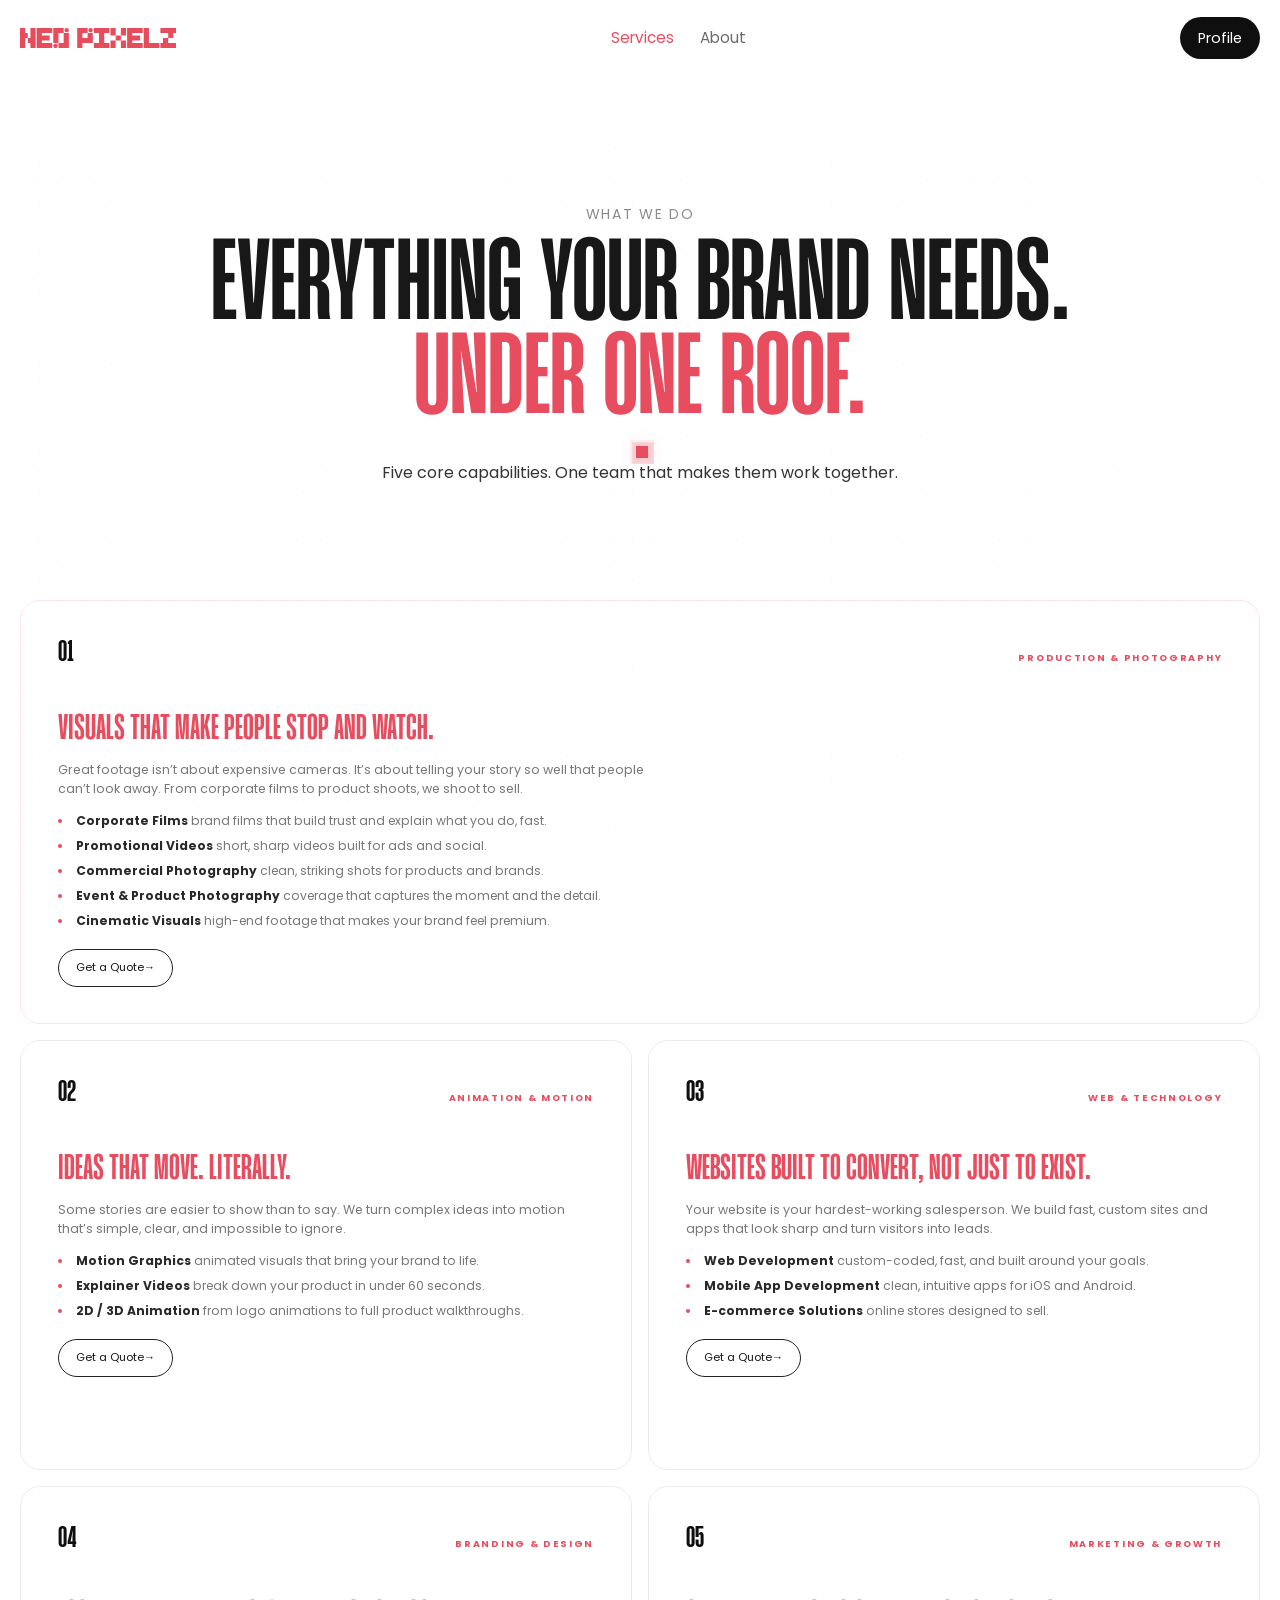
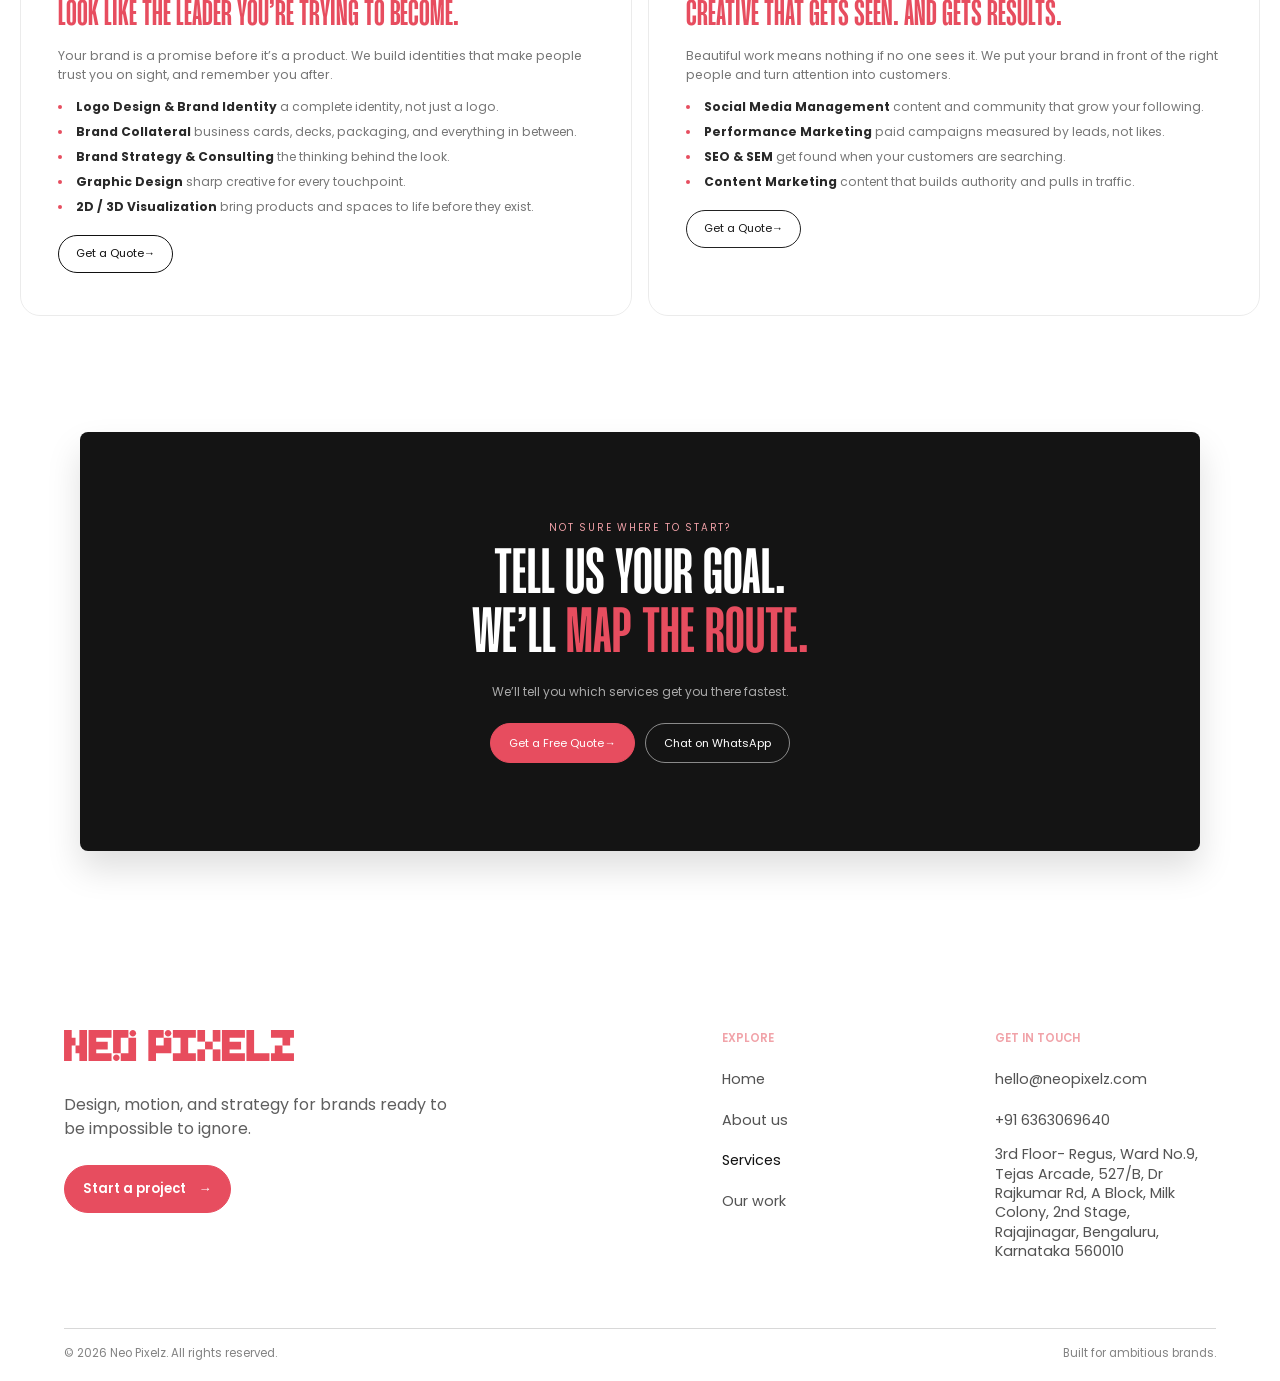
<file: services.html>
<!DOCTYPE html>
<html lang="en">
<head>
  <meta charset="UTF-8" />
  <meta name="viewport" content="width=device-width, initial-scale=1.0" />
  <meta name="description" content="Creative services from Neo Pixelz: production, motion, web, branding, and marketing." />
  <title>Services | Neo Pixelz</title>
  <link rel="preconnect" href="https://fonts.googleapis.com" />
  <link rel="preconnect" href="https://fonts.gstatic.com" crossorigin />
  <link href="https://fonts.googleapis.com/css2?family=Poppins:wght@400;500;600;700&display=swap" rel="stylesheet" />
  <link rel="stylesheet" href="./style.css" />
</head>
<body class="services-page">
  <div class="pixel-cursor" aria-hidden="true"></div>
  <div class="pixel-cursor-dot" aria-hidden="true"></div>
  <div class="cursor-follow-circle" aria-hidden="true"></div>

  <a class="skip-link" href="#main">Skip to content</a>
  <header class="site-header">
    <div class="container nav-wrap">
      <a href="./index.html" class="brand" aria-label="Neo Pixelz home">
        <img src="assets/Logo-H.svg" alt="Neo Pixelz logo" width="117" height="37" />
      </a>
      <nav class="site-nav desktop-nav" aria-label="Primary navigation">
        <a href="./services.html" aria-current="page">Services</a>
        <a href="./about.html">About</a>
      </nav>
      <a href="assets/Profile_NP.pdf"  target="_blank" rel="noopener">
      <button class="nav-cta desktop-only" type="button">Profile</button>
      </a>
      <button class="menu-toggle" type="button" aria-expanded="false" aria-controls="mobile-nav" aria-label="Open navigation">
        <span></span><span></span>
      </button>
    </div>
    <nav id="mobile-nav" class="mobile-nav" aria-label="Mobile navigation">
      <a href="./services.html" aria-current="page">Services</a>
      <a href="./about.html">About</a>
    </nav>
  </header>

  <main id="main" class="services-main">
    <div class="container">
      <section class="services-hero reveal reveal-up">
        <p class="services-breadcrumb">Home / Services</p>
        <p class="services-kicker">What we do</p>
        <h1 class="services-title">Everything your brand needs.<span>Under one roof.</span></h1>
        <p class="services-intro">Five core capabilities. One team that makes them work together.</p>
      </section>

      <section class="services-list" aria-label="Our services">
        <article class="service-detail reveal reveal-up">
          <div class="service-detail-meta">
            <div class="service-index">01</div>
            <p class="service-category">Production &amp; Photography</p>
          </div>
          <div>
            <h2 class="service-detail-title">Visuals that make people stop and watch.</h2>
            <p class="service-detail-copy">Great footage isn’t about expensive cameras. It’s about telling your story so well that people can’t look away. From corporate films to product shoots, we shoot to sell.</p>
            <ul class="service-detail-list">
              <li><strong>Corporate Films</strong> <span>brand films that build trust and explain what you do, fast.</span></li>
              <li><strong>Promotional Videos</strong> <span>short, sharp videos built for ads and social.</span></li>
              <li><strong>Commercial Photography</strong> <span>clean, striking shots for products and brands.</span></li>
              <li><strong>Event &amp; Product Photography</strong> <span>coverage that captures the moment and the detail.</span></li>
              <li><strong>Cinematic Visuals</strong> <span>high-end footage that makes your brand feel premium.</span></li>
            </ul>
            <a class="service-button" href="#contact">Get a Quote <span aria-hidden="true">→</span></a>
          </div>
        </article>

        <article class="service-detail reveal reveal-up">
          <div class="service-detail-meta">
            <div class="service-index">02</div>
            <p class="service-category">Animation &amp; Motion</p>
          </div>
          <div>
            <h2 class="service-detail-title">Ideas that move. Literally.</h2>
            <p class="service-detail-copy">Some stories are easier to show than to say. We turn complex ideas into motion that’s simple, clear, and impossible to ignore.</p>
            <ul class="service-detail-list">
              <li><strong>Motion Graphics</strong> <span>animated visuals that bring your brand to life.</span></li>
              <li><strong>Explainer Videos</strong> <span>break down your product in under 60 seconds.</span></li>
              <li><strong>2D / 3D Animation</strong> <span>from logo animations to full product walkthroughs.</span></li>
            </ul>
            <a class="service-button" href="#contact">Get a Quote <span aria-hidden="true">→</span></a>
          </div>
        </article>

        <article class="service-detail reveal reveal-up">
          <div class="service-detail-meta">
            <div class="service-index">03</div>
            <p class="service-category">Web &amp; Technology</p>
          </div>
          <div>
            <h2 class="service-detail-title">Websites built to convert, not just to exist.</h2>
            <p class="service-detail-copy">Your website is your hardest-working salesperson. We build fast, custom sites and apps that look sharp and turn visitors into leads.</p>
            <ul class="service-detail-list">
              <li><strong>Web Development</strong> <span>custom-coded, fast, and built around your goals.</span></li>
              <li><strong>Mobile App Development</strong> <span>clean, intuitive apps for iOS and Android.</span></li>
              <li><strong>E-commerce Solutions</strong> <span>online stores designed to sell.</span></li>
            </ul>
            <a class="service-button" href="#contact">Get a Quote <span aria-hidden="true">→</span></a>
          </div>
        </article>

        <article class="service-detail reveal reveal-up">
          <div class="service-detail-meta">
            <div class="service-index">04</div>
            <p class="service-category">Branding &amp; Design</p>
          </div>
          <div>
            <h2 class="service-detail-title">Look like the leader you’re trying to become.</h2>
            <p class="service-detail-copy">Your brand is a promise before it’s a product. We build identities that make people trust you on sight, and remember you after.</p>
            <ul class="service-detail-list">
              <li><strong>Logo Design &amp; Brand Identity</strong> <span>a complete identity, not just a logo.</span></li>
              <li><strong>Brand Collateral</strong> <span>business cards, decks, packaging, and everything in between.</span></li>
              <li><strong>Brand Strategy &amp; Consulting</strong> <span>the thinking behind the look.</span></li>
              <li><strong>Graphic Design</strong> <span>sharp creative for every touchpoint.</span></li>
              <li><strong>2D / 3D Visualization</strong> <span>bring products and spaces to life before they exist.</span></li>
            </ul>
            <a class="service-button" href="#contact">Get a Quote <span aria-hidden="true">→</span></a>
          </div>
        </article>

        <article class="service-detail reveal reveal-up">
          <div class="service-detail-meta">
            <div class="service-index">05</div>
            <p class="service-category">Marketing &amp; Growth</p>
          </div>
          <div>
            <h2 class="service-detail-title">Creative that gets seen. And gets results.</h2>
            <p class="service-detail-copy">Beautiful work means nothing if no one sees it. We put your brand in front of the right people and turn attention into customers.</p>
            <ul class="service-detail-list">
              <li><strong>Social Media Management</strong> <span>content and community that grow your following.</span></li>
              <li><strong>Performance Marketing</strong> <span>paid campaigns measured by leads, not likes.</span></li>
              <li><strong>SEO &amp; SEM</strong> <span>get found when your customers are searching.</span></li>
              <li><strong>Content Marketing</strong> <span>content that builds authority and pulls in traffic.</span></li>
            </ul>
            <a class="service-button" href="#contact">Get a Quote <span aria-hidden="true">→</span></a>
          </div>
        </article>
      </section>

      <section class="services-cta reveal reveal-scale" id="contact">
        <p class="services-cta-kicker">Not sure where to start?</p>
        <h2 class="services-cta-title">Tell us your goal.<br />We’ll <span>map the route.</span></h2>
        <p class="services-cta-copy">We’ll tell you which services get you there fastest.</p>
        <div class="services-cta-actions">
          <a href="https://forms.gle/6ovDkiubXuVgVLEV6">Get a Free Quote <span aria-hidden="true">→</span></a>
          <a href="https://wa.me/916363069640">Chat on WhatsApp</a>
        </div>
      </section>
    </div>
  </main>

  <footer class="site-footer">
    <div class="footer-shell">
      <div class="footer-top">
        <div class="footer-intro">
          <a class="footer-logo" href="./index.html" aria-label="Neo Pixelz home"><img src="assets/Logo-H.svg" alt="Neo Pixelz" /></a>
          <p>Design, motion, and strategy for brands ready to be impossible to ignore.</p>
          <a class="footer-cta" href="./index.html#contact">Start a project <span aria-hidden="true">→</span></a>
        </div>
        <nav class="footer-nav" aria-label="Footer navigation">
          <div class="footer-nav-group">
            <h2>Explore</h2>
            <ul><li><a href="./index.html">Home</a></li><li><a href="./about.html">About us</a></li><li><a href="./services.html" aria-current="page">Services</a></li><li><a href="./index.html#recent-works">Our work</a></li></ul>
          </div>
          <div class="footer-nav-group">
            <h2>Get in touch</h2>
            <ul><li><a href="mailto:hello@neopixelz.com">hello@neopixelz.com</a></li><li><a href="tel:+919876543210">+91 6363069640</a></li><li><a href="https://www.google.com/maps/search/Regus,+Tejas+Arcade,+Dr+Rajkumar+Rd,+Rajajinagar,+Bengaluru+560010" target="_blank" rel="noopener">3rd Floor- Regus, Ward No.9, Tejas Arcade, 527/B, Dr Rajkumar Rd, A Block, Milk Colony, 2nd Stage, Rajajinagar, Bengaluru, Karnataka 560010</a></li></ul>
          </div>
        </nav>
      </div>
      <div class="footer-bottom">
        <p>© 2026 Neo Pixelz. All rights reserved.</p>
        <p>Built for ambitious brands.</p>
      </div>
    </div>
  </footer>
  <script src="./script.js" defer></script>
</body>
</html>
</file>
<file: style.css>
@font-face {
  font-family: 'Mango Grotesque';
  src: url('./assets/MangoGrotesque-SemiBold-BF6a47cba8b4c2a.ttf') format('truetype');
  font-weight: 600;
  font-style: normal;
  font-display: swap;
}
@font-face {
  font-family: 'OceanTrace';
  src: url('./assets/OceanTrace.ttf') format('truetype');
  font-weight: 400;
  font-style: normal;
  font-display: swap;
}
:root {
  --bg: #ededed;
  --surface: #ffffff;
  --text: #181818;
  --muted: #6b6b6b;
  --muted-light: #8b8b8b;
  --line: rgba(0,0,0,0.08);
  --orange: #e74d5f;
  --orange-dark: #ff4c00;
  --dark: #0f0f10;
  --dark-2: #161617;
  --radius-sm: 18px;
  --radius-md: 28px;
  --radius-lg: 36px;
  --shadow-soft: 0 16px 40px rgba(0,0,0,0.08);
  --shadow-dark: 0 24px 60px rgba(0,0,0,0.24);
  --max: 1180px;
  --text-xs: clamp(0.75rem, 0.72rem + 0.2vw, 0.875rem);
  --text-sm: clamp(0.875rem, 0.84rem + 0.2vw, 1rem);
  --text-base: clamp(1rem, 0.96rem + 0.25vw, 1.125rem);
  --text-lg: clamp(1.25rem, 1.1rem + 0.8vw, 1.8rem);
  --text-xl: clamp(2rem, 1.35rem + 2vw, 3.6rem);
  --text-hero: clamp(2.9rem, 1.2rem + 5.5vw, 6.8rem);
}
* { box-sizing: border-box; margin: 0; padding: 0; }
html { scroll-behavior: smooth; }
body {
  min-height: 100vh;
  font-family: 'Poppins', sans-serif;
  font-size: var(--text-base);
  line-height: 1.55;
  color: var(--text);
  background: var(--bg);
}
h1, h2, h3, h4, h5, h6 {
  font-family: 'Mango Grotesque', 'Arial Narrow', sans-serif;
}
img { display: block; max-width: 100%; height: auto; }
a { color: inherit; text-decoration: none; }
button { font: inherit; border: 0; background: none; cursor: pointer; }
details summary { list-style: none; cursor: pointer; }
details summary::-webkit-details-marker { display: none; }
.skip-link {
  position: absolute;
  top: -48px;
  left: 16px;
  padding: 10px 14px;
  border-radius: 999px;
  background: #000;
  color: #fff;
  z-index: 1000;
}
.skip-link:focus { top: 16px; }
.container { width: min(calc(100% - 28px), var(--max)); margin: 0 auto; }
.narrow { width: min(calc(100% - 28px), 820px); }
.section { padding: clamp(2.5rem, 6vw, 5.5rem) 0; }
.site-header {
  position: sticky;
  top: 0;
  z-index: 100;
  background: rgba(237, 237, 237, 0.86);
  backdrop-filter: blur(14px);
}
.nav-wrap {
  min-height: 76px;
  display: flex;
  align-items: center;
  justify-content: space-between;
  gap: 18px;
}
.brand img { width: 156px; height: auto; }
.desktop-nav {
  display: flex;
  gap: 26px;
  color: var(--muted);
  font-size: 0.95rem;
}
.nav-cta,
.primary-pill {
  min-height: 42px;
  padding: 0 18px;
  border-radius: 999px;
  background: var(--dark);
  color: #fff;
  display: inline-flex;
  align-items: center;
  justify-content: center;
  font-size: 0.92rem;
}
.menu-toggle {
  display: none;
  width: 44px;
  height: 44px;
  align-items: center;
  justify-content: center;
  flex-direction: column;
  gap: 5px;
  border-radius: 999px;
  border: 1px solid var(--line);
}
.menu-toggle span {
  width: 16px;
  height: 2px;
  border-radius: 999px;
  background: var(--text);
}
.mobile-nav {
  display: none;
  padding: 0 14px 14px;
  flex-direction: column;
  gap: 12px;
}
.mobile-nav a {
  padding: 14px 16px;
  border-radius: 16px;
  background: rgba(255,255,255,0.85);
  border: 1px solid var(--line);
}
.hero {
  position: relative;
}
.hero-shell {
  display: grid;
  gap: 22px;
}
.hero-copy {
  text-align: left;
  max-width: 760px;
  margin: 0;
  justify-self: start;
}
.micro-label,
.section-mini {
  color: var(--muted-light);
  font-size: var(--text-xs);
  letter-spacing: 0.12em;
  text-transform: uppercase;
}
.hero-title {
  margin-top: 16px;
  font-size: var(--text-hero);
  line-height: 0.95;
  letter-spacing: -0.08em;
  font-weight: 700;
}
.hero-title span { display: block; }
.hero-title .hero-title-accent { color: var(--orange); }
.hero-title em,
.hero-title strong,
.hero-title b {
  display: inline-block;
  color: var(--orange);
  font-style: normal;
  font-weight: 700;
  transform-origin: center;
  transition: transform 0.2s ease-out;
  will-change: transform;
}
.hero-text {
  max-width: 580px;
  color: var(--muted);
  margin-top: 18px;
}
.hero-actions { margin-top: 22px; }
.frame-card {
  border-radius: 26px;
  overflow: hidden;
  background: var(--dark);
  box-shadow: var(--shadow-dark);
}
.glass-card {
  border-radius: 24px;
  background: rgba(255,255,255,0.75);
  border: 1px solid rgba(255,255,255,0.7);
  box-shadow: var(--shadow-soft);
}
.hero-media img {
  width: 100%;
  aspect-ratio: 1.8;
  object-fit: cover;
}
.brand-row {
  display: flex;
  align-items: center;
  justify-content: center;
  flex-wrap: wrap;
  gap: 34px;
  opacity: 0.9;
}
.testimonials-brand-row.logo-marquee {
  overflow: hidden;
  width: 100%;
  opacity: 1;
  margin-top: 120px;
  display: block;
  background: #ffffff;
  padding: 28px 0;
  border-radius: 18px;
}
.logo-marquee-track {
  display: flex;
  align-items: center;
  width: max-content;
  will-change: transform;
  animation: logoScrollLeftToRight 60s linear infinite;
}
.logo-marquee-group {
  display: flex;
  align-items: center;
  flex: 0 0 auto;
}
.logo-marquee-group img {
  display: block;
  height: clamp(48px, 6vw, 88px);
  width: auto;
  object-fit: contain;
  flex: 0 0 auto;
  margin: 0 clamp(40px, 5vw, 80px);
}
@keyframes logoScrollLeftToRight {
  from { transform: translate3d(-50%, 0, 0); }
  to { transform: translate3d(0, 0, 0); }
}
@media (prefers-reduced-motion: reduce) {
  .logo-marquee-track {
    animation: none;
    transform: none;
  }
}
.ticker-zone {
  margin-top: 14px;
  overflow: hidden;
  display: grid;
  gap: 10px;
}
.ticker {
  display: flex;
  gap: 10px;
  min-width: max-content;
}
.ticker span,
.chip-row span,
.service-pills span {
  padding: 10px 14px;
  border-radius: 999px;
  background: var(--orange);
  color: white;
  font-size: 0.88rem;
  white-space: nowrap;
}
.ticker-left { animation: marqueeLeft 28s linear infinite; }
.ticker-right { animation: marqueeRight 30s linear infinite; }
.intro-section { padding-top: 3rem; }
.intro-title {
  margin-top: 12px;
  font-size: clamp(1.6rem, 1.2rem + 1.3vw, 2.4rem);
  line-height: 1.18;
  text-align: center;
}
.chip-row {
  margin-top: 20px;
  display: flex;
  justify-content: center;
  flex-wrap: wrap;
  gap: 10px;
}
.section-center { text-align: center; }
.display-title,
.section-title {
  margin-top: 10px;
  font-size: var(--text-xl);
  line-height: 0.95;
  letter-spacing: -0.07em;
}
.ghost-title {
  color: rgba(0,0,0,0.12);
}
.testimonial-stage {
  margin-top: 24px;
  display: grid;
  grid-template-columns: 280px 1fr;
  gap: 18px;
  align-items: stretch;
}
.stats-panel {
  padding: 18px;
  display: grid;
  gap: 16px;
}
.stats-panel strong {
  display: block;
  font-size: clamp(2rem, 1.4rem + 1.8vw, 3rem);
  line-height: 1;
}
.stats-panel span { color: var(--muted); font-size: 0.95rem; }
.quote-panel {
  display: grid;
  grid-template-columns: 325px 1fr;
  gap: 0;
}
.quote-panel img {
  width: 100%;
  height: 100%;
  object-fit: cover;
}
.quote-copy {
  padding: 28px;
  color: #fff;
  display: flex;
  flex-direction: column;
  justify-content: flex-end;
  background: linear-gradient(180deg, rgba(0,0,0,0.15), rgba(0,0,0,0.35));
}
.quote-copy blockquote {
  font-size: clamp(1.2rem, 1rem + 0.8vw, 1.75rem);
  line-height: 1.18;
  letter-spacing: -0.04em;
}
.quote-copy p { margin-top: 12px; color: rgba(255,255,255,0.74); }
.work-stack {
  margin-top: 24px;
  display: grid;
  gap: 18px;
}
.project-card img {
  width: 100%;
  aspect-ratio: 1.75;
  object-fit: cover;
  transition: transform 0.8s cubic-bezier(.16,1,.3,1);
}
.project-card:hover img { transform: scale(1.03); }
.project-meta {
  position: absolute;
  inset: auto 20px 20px 20px;
  display: flex;
  align-items: center;
  justify-content: space-between;
  color: #fff;
}
.project-card { position: relative; }
.project-meta h3 {
  font-size: 1.6rem;
  letter-spacing: -0.05em;
}
.services-spotlight {
  margin-top: 24px;
  display: grid;
  grid-template-columns: 1fr auto 1fr;
  align-items: center;
  gap: 18px;
}
.service-word {
  font-size: clamp(2.3rem, 2rem + 2vw, 5rem);
  letter-spacing: -0.2em;
  color: var(--orange);
  line-height: 0.84;
}
.service-word.right { text-align: right; }
.service-center-card {
  width: min(100%, 500px);
  padding: 16px;
}
.service-center-card img {
  border-radius: 20px;
  width: 100%;
  aspect-ratio: 1.6;
  object-fit: cover;
}
.service-pills {
  margin-top: 14px;
  display: flex;
  justify-content: center;
  flex-wrap: wrap;
  gap: 10px;
}
.about-layout {
  margin-top: 20px;
  display: grid;
  grid-template-columns: 360px 1fr;
  gap: 28px;
  align-items: start;
}
.about-card {
  position: relative;
}
.about-card img {
  width: 100%;
  aspect-ratio: 0.8;
  object-fit: cover;
}
.social-dots {
  position: absolute;
  left: 16px;
  bottom: 16px;
  display: flex;
  gap: 8px;
}
.social-dots span {
  width: 26px;
  height: 26px;
  border-radius: 999px;
  background: rgba(255,255,255,0.18);
  border: 1px solid rgba(255,255,255,0.22);
  backdrop-filter: blur(10px);
}
.about-copy p:last-of-type,
.about-copy > p:nth-of-type(2) {
  margin-top: 14px;
  color: var(--muted);
}
.timeline-list {
  margin-top: 24px;
  display: grid;
  gap: 10px;
}
.timeline-list div {
  display: flex;
  justify-content: space-between;
  gap: 14px;
  padding-top: 12px;
  border-top: 1px solid var(--line);
}
.timeline-list span { color: var(--muted); }
.awards-list {
  margin-top: 24px;
  display: grid;
  gap: 10px;
}
.awards-list div {
  display: grid;
  grid-template-columns: 1fr 2fr auto;
  gap: 12px;
  padding: 14px 0;
  border-top: 1px solid var(--line);
}
.awards-list span { color: var(--muted); }
.pricing-stack {
  margin-top: 24px;
  display: grid;
  gap: 16px;
}
.pricing-card {
  padding: 24px;
  border-radius: 24px;
}
.light-card {
  background: #fff;
  border: 1px solid var(--line);
  box-shadow: var(--shadow-soft);
}
.dark-glow {
  color: #fff;
  background:
    radial-gradient(circle at 20% 100%, rgba(255,90,20,0.9), transparent 24%),
    linear-gradient(180deg, #111114 0%, #171718 100%);
  box-shadow: var(--shadow-dark);
}
.plan-name { font-weight: 600; }
.plan-copy { margin-top: 10px; color: var(--muted); }
.dark-glow .plan-copy { color: rgba(255,255,255,0.72); }
.price-line {
  margin-top: 18px;
  display: flex;
  align-items: baseline;
  gap: 10px;
}
.price-line strong {
  font-size: clamp(2rem, 1.3rem + 2vw, 3.4rem);
  line-height: 1;
}
.pricing-card ul {
  margin-top: 18px;
  padding-left: 18px;
  display: grid;
  gap: 10px;
}
.faq-grid {
  margin-top: 24px;
  display: grid;
  grid-template-columns: repeat(2, 1fr);
  gap: 12px;
}
.faq-grid details {
  background: rgba(255,255,255,0.72);
  border: 1px solid rgba(255,255,255,0.78);
  border-radius: 16px;
  padding: 16px 18px;
  box-shadow: var(--shadow-soft);
}
.faq-grid summary {
  position: relative;
  padding-right: 24px;
  font-weight: 500;
}
.faq-grid summary::after {
  content: '+';
  position: absolute;
  right: 0;
  top: 0;
  color: var(--muted);
}
.faq-grid details[open] summary::after { content: '−'; }
.faq-grid p { margin-top: 10px; color: var(--muted); }
.contact-visual {
  position: relative;
}
.contact-visual img {
  width: 100%;
  aspect-ratio: 2.2;
  object-fit: cover;
  filter: brightness(0.58);
}
.contact-overlay {
  position: absolute;
  inset: 0;
  padding: 28px;
  display: flex;
  align-items: flex-end;
  justify-content: space-between;
  gap: 18px;
  color: #fff;
}
.contact-overlay h2 {
  margin-top: 8px;
  font-size: clamp(2rem, 1.4rem + 2vw, 3.6rem);
  line-height: 0.95;
  letter-spacing: -0.07em;
}
.light { color: rgba(255,255,255,0.72); }
.light-pill { background: #fff; color: #111; }
.site-footer { padding: 0 0 0px; }
.footer-card {
  overflow: hidden;
  color: #161616;
  padding: 26px 22px 14px;
}
.footer-links {
  display: grid;
  grid-template-columns: repeat(3, 1fr);
  gap: 18px;
}
.footer-links p {
  color: #e74d5f;
  margin-bottom: 10px;
}
.footer-links a {
  display: block;
  color: rgba(22, 22, 22, 0.85);
  margin-bottom: 2px;
}
.footer-brand {
  margin-top: 36px;
  font-size: clamp(8rem, 3rem + 8vw, 8rem);
  line-height: 0.5;
  letter-spacing: -0.07em;
  font-weight: 800;
}
.reveal {
  opacity: 0;
  transform: translateY(30px);
  transition: transform 0.8s cubic-bezier(.16,1,.3,1), opacity 0.8s cubic-bezier(.16,1,.3,1);
}
.reveal-scale { transform: scale(0.96); }
.reveal-left { transform: translateX(-36px); }
.reveal-right { transform: translateX(36px); }
.reveal.is-visible { opacity: 1; transform: none; }
.delay-1 { transition-delay: 0.08s; }
.delay-2 { transition-delay: 0.16s; }
@keyframes marqueeLeft {
  from { transform: translateX(0); }
  to { transform: translateX(-50%); }
}
@keyframes marqueeRight {
  from { transform: translateX(-50%); }
  to { transform: translateX(0); }
}
/* Recent Works Section */
#recent-works {
  overflow: hidden;
}
.works-scroll-container {
  display: flex;
  flex-direction: column;
  gap: 20px;
  margin-top: 3rem;
}
.works-row {
  display: flex;
  gap: 20px;
  width: 100%;
  overflow: hidden;
  position: relative;
  will-change: transform;
}
.works-row.row-1,
.works-row.row-3 {
  animation: scrollLeft 60s linear infinite;
}
.works-row.row-2 {
  animation: scrollRight 60s linear infinite;
}
.work-card {
  min-width: 20%;
  width: 20%;
  aspect-ratio: 1;
  background: linear-gradient(135deg, rgba(255,255,255,0.6) 0%, rgba(255,255,255,0.4) 100%);
  border: 1px solid var(--line);
  border-radius: var(--radius-md);
  display: flex;
  align-items: center;
  justify-content: center;
  font-size: 2rem;
  font-weight: 700;
  color: var(--text);
  box-shadow: var(--shadow-soft);
  flex-shrink: 0;
  transition: transform 0.3s ease, box-shadow 0.3s ease;
}
.work-card:hover {
  transform: translateY(-4px);
  box-shadow: var(--shadow-dark);
}
@keyframes scrollLeft {
  0% {
    transform: translateX(0);
  }
  20% {
    transform: translateX(-20%);
  }
  40% {
    transform: translateX(-40%);
  }
  60% {
    transform: translateX(-40%);
  }
  80% {
    transform: translateX(0);
  }
  100% {
    transform: translateX(0);
  }
}
@keyframes scrollRight {
  0% {
    transform: translateX(-40%);
  }
  20% {
    transform: translateX(-20%);
  }
  40% {
    transform: translateX(0);
  }
  60% {
    transform: translateX(0);
  }
  80% {
    transform: translateX(-40%);
  }
  100% {
    transform: translateX(-40%);
  }
}
@media (max-width: 900px) {
  .testimonial-stage,
  .quote-panel,
  .about-layout,
  .services-spotlight,
  .faq-grid,
  .awards-list div,
  .footer-links {
    grid-template-columns: 1fr;
  }
  .service-word { text-align: center; }
  .service-word.right { text-align: center; }
  .contact-overlay {
    align-items: flex-start;
    flex-direction: column;
    justify-content: flex-end;
  }
}
@media (max-width: 760px) {
  /* Navigation & Header */
  .desktop-nav, .desktop-only { display: none; }
  .menu-toggle { display: inline-flex; min-width: 44px; min-height: 44px; }
  .mobile-nav.is-open { display: flex; }
  .mobile-nav a { min-height: 44px; display: flex; align-items: center; }
  .nav-cta, .primary-pill { min-height: 44px; min-width: 44px; }
  /* Hero Section */
  .hero-title { font-size: clamp(2.2rem, 10vw, 3.6rem); letter-spacing: -0.06em; line-height: 1.05; }
  .hero-copy { max-width: 90vw; }
  .hero-text { font-size: 0.95rem; line-height: 1.5; }
  /* Typography & Spacing */
  .brand-row { gap: 16px; }
  .logo-marquee-group img { height: 36px; margin: 0 24px; }
  .testimonials-brand-row.logo-marquee { padding: 18px 0; margin-top: 48px; }
  .ticker span, .chip-row span, .service-pills span { font-size: 0.8rem; padding: 10px 13px; line-height: 1.3; }
  .section-mini, .micro-label { font-size: 0.7rem; letter-spacing: 0.1em; }
  .section { padding: 2.5rem 0; }
  /* Testimonials */
  .testimonial-stage { grid-template-columns: 1fr; gap: 12px; margin-top: 14px; }
  .stats-panel { padding: 14px; border-radius: 12px; }
  .stats-panel strong { font-size: clamp(1.5rem, 1.2rem + 0.8vw, 2.2rem); }
  .quote-panel { grid-template-columns: 1fr; min-height: auto; border-radius: 12px; }
  /* Recent Works */
  .works-scroll-container { gap: 16px; margin-top: 2rem; }
  .work-card { font-size: 1.4rem; border-radius: 12px; }
  @keyframes scrollLeft {
    0% { transform: translateX(0); }
    100% { transform: translateX(-60%); }
  }
  @keyframes scrollRight {
    0% { transform: translateX(-60%); }
    100% { transform: translateX(0); }
  }
  .quote-copy { padding: 14px; }
  .quote-copy blockquote { font-size: clamp(0.95rem, 0.92rem + 0.4vw, 1.2rem); }
  .agency-value-grid {
    grid-template-columns: 1fr;
    gap: 1.5rem;
  }
  .agency-value-wrap,
  .studio-coverage-wrap,
  .studio-coverage-header,
  .studio-coverage-copy,
  .studio-coverage-list,
  .studio-button-wrap {
    width: min(calc(100% - 20px), 100%);
  }
  /* Cards & Buttons */
  button, a, details { min-height: 44px; min-width: 44px; }
  .footer-brand { margin-top: 24px; }
  .pricing-card { min-height: auto; }
  /* Forms */
  .contact-form input, .contact-form textarea, .contact-form select {
    min-height: 44px;
    font-size: 16px;
    border-radius: 12px;
  }
  .contact-form textarea { min-height: 100px; }
  /* FAQs */
  .faq-grid { grid-template-columns: 1fr; gap: 10px; }
  .faq-grid details { padding: 12px 14px; border-radius: 12px; }
  .faq-grid summary { font-size: 0.9rem; }
}
@media (prefers-reduced-motion: reduce) {
  html { scroll-behavior: auto; }
  .reveal { opacity: 1; transform: none; transition: none; }
  .ticker-left, .ticker-right { animation: none; }
  .project-card img { transition: none; }
}

/* Services page */
.services-page {
  background: #fff;
  color: #181818;
}
.services-page .site-header {
  background: rgba(255, 255, 255, 0.88);
}
.services-page .desktop-nav a:first-child {
  color: var(--orange);
}
.services-main {
  padding: clamp(3rem, 5vw, 4.5rem) 0 clamp(4rem, 9vw, 8rem);
}
.services-hero {
  max-width: 1040px;
}
.services-breadcrumb {
  color: #a1a1a1;
  font-size: 0.7rem;
  letter-spacing: 0.04em;
}
.services-kicker {
  margin-top: 28px;
  color: var(--orange);
  font-size: 0.68rem;
  font-weight: 700;
  letter-spacing: 0.18em;
  text-transform: uppercase;
}
.services-title,
.service-detail-title,
.services-cta-title {
  font-family: 'Mango Grotesque', 'Arial Narrow', sans-serif;
  font-stretch: condensed;
  text-transform: uppercase;
}
.services-title {
  margin-top: 10px;
  max-width: 1000px;
  font-size: clamp(2.8rem, 4vw, 4.2rem);
  line-height: 0.91;
  letter-spacing: -0.055em;
  font-weight: 700;
}
.services-title span { display: block; color: var(--orange); }
.services-intro {
  max-width: 520px;
  margin-top: 24px;
  color: #858585;
  font-size: 0.95rem;
}
.services-list {
  margin-top: clamp(3rem, 6vw, 5.5rem);
  display: grid;
  grid-template-columns: repeat(2, minmax(0, 1fr));
  gap: 16px;
}
.service-detail {
  display: flex;
  flex-direction: column;
  min-height: 430px;
  padding: clamp(1.5rem, 3vw, 2.3rem);
  border: 1px solid rgba(0, 0, 0, 0.08);
  border-radius: 20px;
  background: #f7f7f7;
  box-shadow: 0 12px 28px rgba(0, 0, 0, 0.035);
  transition: transform 0.35s cubic-bezier(.16,1,.3,1), box-shadow 0.35s ease, background 0.35s ease;
}
.service-detail:first-child {
  grid-column: 1 / -1;
  min-height: 360px;
  background: #fff0f1;
  border-color: rgba(231, 77, 95, 0.15);
}
.service-detail:nth-child(4) {
  color: #fff;
  background: #181818;
  border-color: #181818;
}
.service-detail:hover { transform: translateY(-5px); box-shadow: 0 20px 34px rgba(0, 0, 0, 0.1); }
.service-index {
  color: var(--orange);
  font-family: 'Mango Grotesque', 'Arial Narrow', sans-serif;
  font-size: 1.9rem;
  line-height: 1;
  font-weight: 700;
}
.service-detail-meta {
  display: flex;
  align-items: baseline;
  justify-content: space-between;
  gap: 16px;
}
.service-category {
  margin: 0;
  color: var(--orange);
  font-size: 0.59rem;
  font-weight: 700;
  letter-spacing: 0.18em;
  text-transform: uppercase;
}
.service-detail-title {
  max-width: 680px;
  margin-top: 44px;
  font-size: clamp(1.55rem, 2.7vw, 2.6rem);
  line-height: 0.96;
  letter-spacing: -0.035em;
}
.service-detail-copy {
  max-width: 620px;
  margin-top: 14px;
  color: #777;
  font-size: 0.78rem;
  line-height: 1.55;
}
.service-detail:nth-child(4) .service-detail-copy,
.service-detail:nth-child(4) .service-detail-list span { color: rgba(255, 255, 255, 0.68); }
.service-detail:nth-child(4) .service-detail-list strong { color: #fff; }
.service-detail-list {
  max-width: 680px;
  margin: 14px 0 0;
  padding-left: 15px;
  color: #777;
  font-size: 0.76rem;
  line-height: 1.55;
}
.service-detail-list li { padding-left: 3px; margin-top: 6px; }
.service-detail-list li::marker { color: var(--orange); }
.service-detail-list strong { color: #292929; }
.service-button {
  display: inline-flex;
  align-items: center;
  min-height: 38px;
  margin-top: 18px;
  padding: 0 17px;
  border: 1px solid #222;
  border-radius: 999px;
  font-size: 0.7rem;
  transition: background 0.25s ease, color 0.25s ease, transform 0.25s ease;
}
.service-detail:nth-child(4) .service-button { color: #fff; border-color: rgba(255, 255, 255, 0.7); }
.service-detail:nth-child(4) .service-button:hover { background: #fff; color: #181818; }
.service-button:hover { background: #181818; color: #fff; transform: translateY(-2px); }
.services-cta {
  width: min(calc(100% - 24px), 1120px);
  margin: clamp(4rem, 9vw, 8rem) auto 0;
  padding: clamp(3.2rem, 7vw, 5.5rem) 20px;
  border-radius: 8px;
  color: #fff;
  text-align: center;
  background: #141414;
  box-shadow: 0 18px 34px rgba(0, 0, 0, 0.13);
}
.services-cta-kicker { color: #f0a0a7; font-size: 0.62rem; letter-spacing: 0.18em; text-transform: uppercase; }
.services-cta-title { margin: 12px auto 0; max-width: 500px; font-size: clamp(2.25rem, 5vw, 4.7rem); line-height: 0.92; letter-spacing: -0.04em; }
.services-cta-title span { color: var(--orange); }
.services-cta-copy { margin: 18px auto 0; color: #aaa; font-size: 0.75rem; }
.services-cta-actions { display: flex; justify-content: center; gap: 10px; flex-wrap: wrap; margin-top: 22px; }
.services-cta-actions a { min-height: 40px; padding: 0 18px; border: 1px solid rgba(255,255,255,.5); border-radius: 999px; display: inline-flex; align-items: center; font-size: 0.7rem; }
.services-cta-actions a:first-child { border-color: var(--orange); background: var(--orange); }
.services-page .footer-card { background: #fff; }
@media (max-width: 760px) {
  .services-main { padding-top: 3rem; }
  .services-title { font-size: clamp(2.8rem, 14vw, 4.4rem); }
  .services-list { grid-template-columns: 1fr; }
  .service-detail,
  .service-detail:first-child { grid-column: auto; min-height: 0; }
  .service-detail-meta { gap: 14px; }
  .service-category { margin-top: 0; }
  .service-detail-title { margin-top: 34px; }
  .services-cta { width: min(calc(100% - 16px), 100%); }
}

.about-page {
  background: #fff;
  color: #181818;
}
.about-page .site-header { background: rgba(255, 255, 255, 0.88); }
.about-page .desktop-nav a:nth-child(2) { color: var(--orange); }
.about-main { padding: clamp(3rem, 5vw, 4.5rem) 0 0; overflow: hidden; }
.about-hero { max-width: 900px; padding-bottom: clamp(1.5rem, 3vw, 3rem); }
.about-breadcrumb,
.about-kicker,
.about-section-kicker,
.about-team-role {
  font-size: 0.65rem;
  letter-spacing: 0.17em;
  text-transform: uppercase;
}
.about-breadcrumb { color: #a1a1a1; letter-spacing: 0.04em; text-transform: none; }
.about-kicker,
.about-section-kicker { margin-top: 28px; color: var(--orange); font-weight: 700; }
.about-title,
.about-section-title,
.about-story-title,
.about-team-title {
  font-family: 'Mango Grotesque', 'Arial Narrow', sans-serif;
  text-transform: uppercase;
  font-weight: 700;
}
.about-title {
  max-width: 900px;
  margin-top: 10px;
  font-size: clamp(3rem, 6vw, 6.2rem);
  line-height: 0.91;
  letter-spacing: -0.055em;
}
.about-title span { color: var(--orange); }
.about-lead { max-width: 500px; margin-top: 22px; color: #858585; font-size: 0.9rem; }
.about-story {
  margin-top: clamp(3rem, 6vw, 5rem);
  padding: clamp(2.75rem, 5vw, 4.75rem) 0;
  background: #f7f6f4;
}
.container.about-shell {
  width: min(calc(100% - 24px), 1040px);
  margin-inline: auto;
}
.about-story-grid,
.about-origin-grid {
  display: grid;
  grid-template-columns: minmax(240px, 0.9fr) minmax(0, 1.32fr);
  gap: clamp(2rem, 6vw, 6rem);
  align-items: start;
}
.about-section-title { max-width: 350px; margin-top: 12px; font-size: clamp(2rem, 3.5vw, 3.4rem); line-height: 0.88; letter-spacing: -0.04em; }
.about-story-copy,
.about-origin-copy { max-width: 680px; color: #707070; font-size: 0.78rem; line-height: 1.65; }
.about-story-copy p + p,
.about-origin-copy p + p { margin-top: 14px; }
.about-origin { padding: clamp(3.5rem, 6vw, 5.5rem) 0; }
.about-origin-media {
  height: 100%;
  min-height: 100%;
  align-self: stretch;
  border-radius: 8px;
  background: linear-gradient(145deg, #81776c, #b9b0a5 65%, #d0c8bf);
  box-shadow: 0 18px 30px rgba(0,0,0,.09);
  transform: translateY(0) rotate(-1.5deg);
  transition: transform 1s cubic-bezier(.16,1,.3,1);
}
.about-origin-media.is-visible { transform: translateY(-9px) rotate(1deg); }
.about-origin-copy { padding-top: 10px; }
.about-origin-copy strong { color: #202020; }
.about-story-title {
  font-size: clamp(2.4rem, 1.4rem + 3.2vw, 4.6rem);
  line-height: 0.88;
  font-weight: 700;
  color: #181818;
  margin-bottom: 22px;
}
.about-story-title em { color: var(--orange); font-style: normal; }
.about-signoff { margin-top: 20px; color: #252525; font-family: 'Mango Grotesque', sans-serif; font-size: clamp(1.2rem, 1.4rem + 1vw, 2.3rem); line-height: 0.95; text-transform: uppercase; }
.about-signoff span { display: block; margin-top: 2px; color: var(--orange); font-family: 'Poppins', sans-serif; font-size: .6rem; letter-spacing: .08em; }
.about-values { padding: clamp(3.25rem, 6vw, 5rem) 0; background: #fff; }
.about-values-heading { max-width: 420px; margin-bottom: 28px; }
.about-values-list { border-top: 1px solid rgba(0,0,0,.12); }
.about-value {
  display: grid;
  grid-template-columns: 34px minmax(130px, .55fr) 1fr;
  gap: 20px;
  align-items: baseline;
  padding: 17px 0;
  border-bottom: 1px solid rgba(0,0,0,.1);
}
.about-value-number { color: var(--orange); font-family: 'Mango Grotesque', sans-serif; font-size: .8rem; }
.about-value-title { font-weight: 700; font-size: .8rem; }
.about-value p { color: #858585; font-size: .72rem; }
.about-stats { padding: 0 0 clamp(3.5rem, 6vw, 5rem); }
.about-stats-grid { display: grid; grid-template-columns: repeat(4, 1fr); gap: 18px; border-bottom: 1px solid rgba(0,0,0,.12); padding: 30px 0 24px; }
.about-stat strong { display: block; font-family: 'Mango Grotesque', sans-serif; font-size: clamp(2rem, 3vw, 3.3rem); line-height: .9; }
.about-stat:last-child strong { color: var(--orange); }
.about-stat span { display: block; margin-top: 14px; color: #898989; font-size: .68rem; line-height: 1.4; }
.about-team { padding: clamp(3.5rem, 6vw, 5rem) 0; background: #f7f6f4; }
.about-team-header { display: flex; align-items: end; justify-content: space-between; gap: 24px; }
.about-team-title { max-width: 400px; margin-top: 12px; font-size: clamp(2rem, 3.5vw, 3.6rem); line-height: .94; letter-spacing: -.04em; }
.about-team-intro { max-width: 280px; color: #838383; font-size: .75rem; }
.about-team-grid { display: grid; grid-template-columns: repeat(2, minmax(0, 1fr)); grid-auto-rows: 1fr; gap: 16px; margin-top: 34px; }
.about-team-card { padding: 22px; border: 1px solid rgba(0,0,0,.07); border-radius: 8px; background: #fff; box-shadow: 0 12px 28px rgba(0,0,0,.035); transition: transform .35s cubic-bezier(.16,1,.3,1), box-shadow .35s ease; }
.about-team-card:hover { transform: translateY(-5px); box-shadow: 0 20px 34px rgba(0,0,0,.1); }
.about-avatar { display: grid; width: 42px; height: 42px; place-items: center; border: 1px solid rgba(231,77,95,.25); border-radius: 50%; color: var(--orange); background: #fff0f1; font-family: 'Mango Grotesque', sans-serif; }
.about-team-card h3 { margin-top: 18px; font-family: 'Mango Grotesque', sans-serif; font-size: 1.35rem; text-transform: uppercase; }
.about-team-role { margin-top: 3px; color: var(--orange); font-size: .55rem; letter-spacing: .08em; }
.about-team-education { margin-top: 10px; color: #969696; font-size: .68rem; }
.about-team-card p:last-child { margin-top: 14px; color: #858585; font-size: .72rem; line-height: 1.6; }
.about-cta { width: 100%; margin: clamp(3.5rem, 6vw, 5.5rem) auto; padding: clamp(3rem, 5vw, 4.5rem) 20px; border-radius: 8px; color: #fff; text-align: center; background: #141414; box-shadow: 0 18px 34px rgba(0,0,0,.13); }
.about-cta-title { max-width: 540px; margin: 12px auto 0; font-family: 'Mango Grotesque', sans-serif; font-size: clamp(2.4rem, 5vw, 4.8rem); line-height: .92; text-transform: uppercase; }
.about-cta-title span { color: var(--orange); }
.about-cta-copy { margin-top: 18px; color: #aaa; font-size: .75rem; }
.about-cta-actions { display: flex; justify-content: center; gap: 10px; flex-wrap: wrap; margin-top: 22px; }
.about-cta-actions a { min-height: 40px; padding: 0 18px; border: 1px solid rgba(255,255,255,.5); border-radius: 999px; display: inline-flex; align-items: center; font-size: .7rem; }
.about-cta-actions a:first-child { border-color: var(--orange); background: var(--orange); }
@media (max-width: 760px) {
  .container.about-shell { width: min(calc(100% - 16px), 100%); }
  .about-title { font-size: clamp(2.8rem, 13vw, 4.4rem); }
  .about-story-grid, .about-origin-grid { grid-template-columns: 1fr; gap: 2rem; }
  .about-origin-media { height: auto; min-height: 0; align-self: auto; aspect-ratio: 1.1; }
  .about-value { grid-template-columns: 28px 1fr; gap: 10px; }
  .about-value p { grid-column: 2; }
  .about-stats-grid { grid-template-columns: repeat(2, 1fr); row-gap: 30px; }
  .about-team-header { display: block; }
  .about-team-intro { margin-top: 18px; }
  .about-team-grid { grid-template-columns: 1fr; }
}
body {
  background: #ededed;
  color: #181818;
}
.container { width: min(calc(100% - 24px), 1120px); }
.section { padding: clamp(2.25rem, 5.2vw, 4.75rem) 0; }
.hero-shell { gap: 18px; }
.hero-copy { max-width: 700px; }
.hero-title { font-size: clamp(2.65rem, 1.1rem + 5vw, 6.1rem); line-height: .93; }
.hero-text { max-width: 540px; font-size: 1rem; }
.hero-media { border-radius: 22px; }
.hero-media img { aspect-ratio: 1.72; }
.brand-row { gap: 28px; }
.ticker-zone { gap: 8px; }
.ticker span, .chip-row span, .service-pills span { background: #e74d5f; font-weight: 500; }
.intro-section { padding-top: 2.3rem; }
.narrow { width: min(calc(100% - 24px), 760px); }
.intro-title { font-size: clamp(1.45rem, 1.12rem + 1vw, 2rem); max-width: 640px; margin-left: auto; margin-right: auto; }
.ghost-title { font-size: clamp(3.6rem, 7vw, 6.7rem); line-height: .88; letter-spacing: -.08em; }
.testimonial-stage { grid-template-columns: 200px 1fr; gap: 14px; margin-top: 18px; }
.stats-panel { padding: 16px; border-radius: 18px; }
.stats-panel strong { font-size: clamp(1.8rem, 1.4rem + 1.2vw, 2.55rem); }
.quote-panel { border-radius: 18px; grid-template-columns: 250px 1fr; min-height: 220px; }
.quote-copy { padding: 20px; }
.quote-copy blockquote { font-size: clamp(1rem, .95rem + .6vw, 1.35rem); }
@media (max-width: 760px) {
  .container, .narrow { width: min(calc(100% - 16px), 100%); }
  .section { padding: 2rem 0; }
  .hero-title { font-size: clamp(2.1rem, 10vw, 3.5rem); line-height: 1.05; }
  .ghost-title { font-size: clamp(2.8rem, 16vw, 4.7rem); }
  .service-center-card { width: 100%; }
  .footer-brand { font-size: clamp(3.8rem, 19vw, 6rem); }
  /* Mobile-specific optimizations */
  .nav-wrap { min-height: 64px; gap: 12px; padding: 8px 0; }
  .brand img { width: 156px; margin-top: 13px; }
  .hero-media { border-radius: 12px; }
  .hero-media img { aspect-ratio: auto; border-radius: 12px; }
  .intro-section { padding: 2rem 0 1.5rem; }
  .intro-title { font-size: clamp(1.2rem, 1rem + 0.8vw, 1.6rem); max-width: 100%; }
  .chip-row { gap: 8px; }
  .agency-value-grid {
    grid-template-columns: 1fr;
    gap: 1.5rem;
  }
  .agency-value-wrap,
  .studio-coverage-wrap,
  .studio-coverage-header,
  .studio-coverage-copy,
  .studio-coverage-list,
  .studio-button-wrap {
    width: min(calc(100% - 20px), 100%);
  }
}
body.is-loading {
  overflow: hidden;
}
.splash-screen {
  position: fixed;
  inset: 0;
  z-index: 9999;
  display: grid;
  place-items: center;
  background: #0f0f10;
  color: #fff;
  transition: opacity .8s cubic-bezier(.16,1,.3,1), visibility .8s cubic-bezier(.16,1,.3,1);
}
.splash-screen.is-hidden {
  opacity: 0;
  visibility: hidden;
  pointer-events: none;
}
.splash-inner {
  text-align: center;
  transform: translateY(10px) scale(.98);
  animation: splashRise 1.1s cubic-bezier(.16,1,.3,1) forwards;
}
.splash-mini {
  display: block;
  margin-bottom: 10px;
  color: rgba(255,255,255,.55);
  font-size: .8rem;
  letter-spacing: .18em;
  text-transform: uppercase;
}
.splash-inner h1 {
  font-size: clamp(2.8rem, 5vw, 5.6rem);
  letter-spacing: -.08em;
  line-height: .92;
}
@keyframes splashRise {
  from { opacity: 0; transform: translateY(18px) scale(.96); }
  to { opacity: 1; transform: translateY(0) scale(1); }
}
.hero-media img { aspect-ratio: 1.62; }
.testimonial-stage {
  grid-template-columns: 240px 1fr;
  gap: 18px;
}
.stats-panel {
  min-height: 100%;
  padding: 20px;
}
.quote-panel {
  grid-template-columns: 300px 1fr;
  min-height: 280px;
}
.quote-copy {
  padding: 26px;
}
.services-spotlight {
  gap: 18px;
}
.service-center-card {
  width: min(100%, 520px);
  padding: 16px;
  border-radius: 24px;
}
.service-center-card img {
  aspect-ratio: 1.5;
}
.pricing-card {
  padding: 24px;
  border-radius: 22px;
}
.contact-section .container {
  display: grid;
  gap: 18px;
}
.contact-visual {
  border-radius: 24px;
}
.contact-visual img {
  aspect-ratio: 2.05;
}
.contact-copy {
  margin-top: 10px;
  color: rgba(255,255,255,.76);
}
.contact-form-card {
  background: rgba(255,255,255,.86);
  border: 1px solid rgba(255,255,255,.9);
  border-radius: 24px;
  box-shadow: 0 16px 40px rgba(0,0,0,.08);
  padding: 22px;
}
.contact-form {
  display: grid;
  gap: 14px;
}
.field-grid {
  display: grid;
  grid-template-columns: repeat(2, minmax(0,1fr));
  gap: 14px;
}
.contact-form label {
  display: grid;
  gap: 8px;
}
.contact-form span {
  font-size: .9rem;
  color: #5f5f5f;
}
.contact-form input,
.contact-form select,
.contact-form textarea {
  width: 100%;
  border: 1px solid rgba(0,0,0,.08);
  background: #fff;
  color: #171717;
  border-radius: 14px;
  padding: 14px 16px;
  font: inherit;
  outline: none;
}
.contact-form textarea {
  resize: vertical;
  min-height: 140px;
}
.contact-form input:focus,
.contact-form select:focus,
.contact-form textarea:focus {
  border-color: #e74d5f;
  box-shadow: 0 0 0 3px rgba(231,77,95,.12);
}
@media (max-width: 900px) {
  .testimonial-stage,
  .quote-panel,
  .field-grid {
    grid-template-columns: 1fr;
  }
}
:root {
  --max-wide: 1248px;
}
.container.wide-shell {
  width: min(calc(100% - 20px), var(--max-wide));
}
.hero-shell
,
.contact-section .container,
.site-footer .container {
  width: min(calc(100% - 20px), var(--max-wide));
}
.hero-media
,
.contact-visual,
.footer-card {
  width: 100%;
}
.project-card
,
.contact-visual,
.footer-card,
.hero-media {
  max-width: none;
}
.splash-screen {
  background: radial-gradient(circle at 50% 50%, rgba(255,91,20,0.08), transparent 20%), #0f0f10;
}
.splash-screen::before,
.splash-screen::after {
  content: '';
  position: absolute;
  width: 30vw;
  height: 30vw;
  max-width: 320px;
  max-height: 320px;
  border-radius: 44% 56% 52% 48% / 42% 38% 62% 58%;
  background: rgba(255,91,20,0.13);
  filter: blur(10px);
  animation: liquidBlob 5.8s ease-in-out infinite;
}
.splash-screen::before {
  left: 50%;
  top: 50%;
  transform: translate(-62%, -52%);
}
.splash-screen::after {
  left: 50%;
  top: 50%;
  transform: translate(-38%, -48%);
  animation-duration: 7.4s;
  background: rgba(255,255,255,0.07);
}
.splash-inner {
  position: relative;
  z-index: 1;
}
.splash-mini {
  font-size: .72rem;
  margin-bottom: 8px;
}
.splash-inner h1 {
  font-size: clamp(2rem, 3.2vw, 3.2rem);
  letter-spacing: -.07em;
}
@keyframes liquidBlob {
  0% {
    border-radius: 44% 56% 52% 48% / 42% 38% 62% 58%;
    transform: translate(-62%, -52%) scale(1);
  }
  25% {
    border-radius: 52% 48% 40% 60% / 52% 44% 56% 48%;
    transform: translate(-58%, -48%) scale(1.08);
  }
  50% {
    border-radius: 60% 40% 58% 42% / 44% 54% 46% 56%;
    transform: translate(-64%, -50%) scale(.94);
  }
  75% {
    border-radius: 48% 52% 46% 54% / 58% 46% 54% 42%;
    transform: translate(-60%, -54%) scale(1.03);
  }
  100% {
    border-radius: 44% 56% 52% 48% / 42% 38% 62% 58%;
    transform: translate(-62%, -52%) scale(1);
  }
}
.contact-overlay.with-form {
  display: grid;
  grid-template-columns: minmax(0, .9fr) minmax(320px, .92fr);
  align-items: end;
  gap: 22px;
}
.embedded-form {
  background: rgba(255,255,255,0.14);
  border: 1px solid rgba(255,255,255,0.16);
  backdrop-filter: blur(14px);
  border-radius: 20px;
  padding: 18px;
}
.embedded-form span {
  color: rgba(255,255,255,0.78);
}
.embedded-form input,
.embedded-form textarea {
  background: rgba(255,255,255,0.96);
}
.contact-form-card {
  display: none;
}
.footer-card {
  width: min(calc(100% - 20px), var(--max-wide));
  margin: 0 auto;
  border-radius: 24px;
}
@media (max-width: 900px) {
  .contact-overlay.with-form {
    grid-template-columns: 1fr;
    align-items: start;
  }
}
@media (max-width: 760px) {
  .hero-shell
  ,
  .contact-section .container,
  .site-footer .container,
  .container.wide-shell {
    width: min(calc(100% - 12px), 100%);
  }
  .splash-inner h1 {
    font-size: clamp(1.7rem, 9vw, 2.4rem);
  }
  .contact-overlay {
    padding: 16px;
  }
  /* Enhanced mobile form experience */
  .embedded-form { padding: 12px; border-radius: 12px; }
  .embedded-form input, .embedded-form textarea {
    font-size: 16px;
    min-height: 44px;
    border-radius: 8px;
  }
}
.hero .container.wide-shell,
.hero-shell {
  width: min(calc(100vw - 20px), 1280px);
  max-width: 1280px;
}
.hero-media {
  width: 100%;
  max-width: none;
  border-radius: 24px;
}
.hero-media img {
  width: 100%;
  aspect-ratio: 1.58;
  object-fit: cover;
}
@media (max-width: 760px) {
  .hero .container.wide-shell,
  .hero-shell {
    width: min(calc(100vw - 12px), 100%);
    max-width: 100%;
  }
  .hero-media img {
    aspect-ratio: auto;
    height: auto;
    object-fit: contain;
  }
}
/* Blue-marked reference adjustments */
.hero-copy {
  max-width: 620px;
}
.hero-title {
  font-size: clamp(2.35rem, 1rem + 4.1vw, 4.7rem);
  line-height: .94;
}
.hero-text {
  max-width: 500px;
  font-size: .92rem;
}
.hero-media {
  border-radius: 8px;
}
.hero-media img {
  aspect-ratio: 1.86;
}
.ticker-zone {
  margin-top: 10px;
}
.intro-section .narrow {
  max-width: 620px;
}
.intro-title {
  font-size: clamp(1.3rem, 1.05rem + .7vw, 1.72rem);
  max-width: 520px;
}
.chip-row span {
  padding: 8px 12px;
  font-size: .78rem;
}
.display-title.ghost-title {
  font-size: clamp(3.4rem, 6vw, 5.8rem);
  line-height: .88;
}
.testimonial-stage {
  max-width: 760px;
  margin: 18px auto 0;
  grid-template-columns: 180px 1fr;
  gap: 10px;
}
.stats-panel {
  border-radius: 10px;
  padding: 14px;
}
.stats-panel strong {
  font-size: clamp(1.6rem, 1.1rem + 1vw, 2.3rem);
}
.quote-panel {
  border-radius: 10px;
  min-height: 170px;
  grid-template-columns: 180px 1fr;
}
.quote-copy {
  padding: 16px;
}
.quote-copy blockquote {
  font-size: clamp(.92rem, .86rem + .5vw, 1.15rem);
}
.services-spotlight {
  margin-top: 14px;
  grid-template-columns: 1fr 300px 1fr;
}
.service-word {
  font-size: clamp(1.9rem, 1rem + 2vw, 3.6rem);
}
.service-center-card {
  width: 300px;
  padding: 8px;
  border-radius: 10px;
}
.service-center-card img {
  border-radius: 8px;
  aspect-ratio: 1.48;
}
.service-pills span {
  font-size: .7rem;
  padding: 6px 10px;
}
.pricing-stack {
  max-width: 420px;
  margin: 14px auto 0;
  gap: 10px;
}
.pricing-card {
  border-radius: 10px;
  padding: 14px;
}
.plan-name {
  font-size: .84rem;
}
.plan-copy,
.pricing-card li,
.price-line span {
  font-size: .72rem;
}
.price-line strong {
  font-size: clamp(1.5rem, 1rem + 1vw, 2.2rem);
}
.faq-grid {
  max-width: 700px;
  margin: 16px auto 0;
  gap: 8px;
}
.faq-grid details {
  border-radius: 8px;
  padding: 12px 14px;
}
.faq-grid summary,
.faq-grid p {
  font-size: .76rem;
}
.contact-section .container,
.container.wide-shell {
  width: min(calc(100% - 16px), 1180px);
}
.contact-visual {
  border-radius: 4px;
}
.contact-visual img {
  aspect-ratio: 2.45;
}
.contact-overlay {
  padding: 18px;
}
.contact-overlay h2 {
  font-size: clamp(1.6rem, 1.1rem + 1.5vw, 2.5rem);
}
.contact-copy {
  font-size: .82rem;
}
.embedded-form {
  border-radius: 10px;
  padding: 14px;
}
.embedded-form span,
.embedded-form input,
.embedded-form textarea {
  font-size: .78rem;
}
.footer-card {
  width: min(calc(100% - 16px), 1180px);
  border-radius: 0;
  padding: 18px 16px 0px;
}
.footer-links p,
.footer-links a {
  font-size: .74rem;
}
.footer-brand {
  font-size: clamp(8rem, 2.6rem + 6vw, 8rem);
  width: 100%;
}
@media (max-width: 900px) {
  .testimonial-stage,
  .quote-panel,
  .services-spotlight,
  .contact-overlay.with-form {
    grid-template-columns: 1fr;
  }
  .service-center-card {
    width: min(100%, 300px);
    margin: 0 auto;
  }
}
@media (max-width: 760px) {
  .hero-title {
    font-size: clamp(1.95rem, 9vw, 3rem);
  }
  .display-title.ghost-title {
    font-size: clamp(2.7rem, 15vw, 4.2rem);
  }
.intro-section {
  padding: 5.2rem 0 4rem;
}
.intro-exact {
  max-width: 1040px;
  text-align: center;
}
.intro-hello {
  color: #e74d5f;
  font-size: clamp(1.6rem, 1.1rem + 1vw, 2.2rem);
  line-height: 1;
  letter-spacing: -.03em;
  margin-bottom: 28px;
  font-family: 'Poppins', sans-serif;
  font-style: italic;
  font-weight: 500;
}
.intro-heading {
  max-width: 1040px;
  margin: 0 auto;
  display: flex;
  flex-direction: column;
  align-items: center;
  gap: 0.04em;
  font-size: clamp(2.5rem, 1.6rem + 2.7vw, 5rem);
  line-height: .98;
  letter-spacing: -.075em;
  font-weight: 700;
}
.intro-heading .line {
  display: block;
}
.intro-word {
  display: inline-block;
  white-space: nowrap;
}
.intro-heading .dark-line {
  color: #111111;
}
.intro-heading .muted-line {
  color: #e74d5f;
}
.intro-chip-wrap {
  margin-top: 60px;
  display: flex;
  flex-wrap: wrap;
  justify-content: center;
  gap: 12px;
}
.intro-chip-wrap span {
  min-height: 56px;
  padding: 0 28px;
  border-radius: 999px;
  display: inline-flex;
  align-items: center;
  justify-content: center;
  gap: 12px;
  background: linear-gradient(180deg, #6d6d70 0%, #5b5b5e 100%);
  color: #f0f0f0;
  box-shadow: inset 0 1px 0 rgba(255,255,255,.18), 0 5px 14px rgba(0,0,0,.16);
  font-size: 1rem;
}
.intro-chip-wrap span i {
  font-style: normal;
  opacity: .92;
}
.intro-hello-anim {
  opacity: 0;
  transform: translateY(18px) rotate(-3deg);
}
.intro-heading-anim {
  opacity: 0;
  transform: translateY(24px);
}
.intro-chip-anim {
  opacity: 0;
  transform: translateY(20px) scale(.98);
}
.intro-hello-anim.is-visible {
  opacity: 1;
  transform: translateY(0) rotate(0deg);
  transition: transform .75s cubic-bezier(.16,1,.3,1), opacity .75s cubic-bezier(.16,1,.3,1);
}
.intro-heading-anim.is-visible {
  opacity: 1;
  transform: translateY(0);
  transition: transform .9s cubic-bezier(.16,1,.3,1), opacity .9s cubic-bezier(.16,1,.3,1);
}
.intro-chip-anim.is-visible {
  opacity: 1;
  transform: translateY(0) scale(1);
  transition: transform .9s cubic-bezier(.16,1,.3,1) .12s, opacity .9s cubic-bezier(.16,1,.3,1) .12s;
}
.intro-chip-wrap span {
  transition: transform .35s cubic-bezier(.16,1,.3,1), box-shadow .35s cubic-bezier(.16,1,.3,1);
}
.intro-chip-wrap span:hover {
  transform: translateY(-2px);
  box-shadow: inset 0 1px 0 rgba(255,255,255,.2), 0 10px 20px rgba(0,0,0,.18);
}
}
@media (max-width: 760px) {
  .intro-section {
    padding: 3.2rem 0 2.8rem;
  }
  .intro-exact {
    max-width: 100%;
  }
  .intro-hello {
    margin-bottom: 18px;
    font-size: 1.35rem;
  }
  .intro-heading {
    font-size: clamp(1.8rem, 8vw, 2.8rem);
    line-height: 1.02;
  }
  .intro-chip-wrap {
    margin-top: 34px;
    gap: 10px;
  }
  .intro-chip-wrap span {
    min-height: 46px;
    padding: 0 18px;
    font-size: .88rem;
    gap: 8px;
  }
}
@media (prefers-reduced-motion: reduce) {
  .intro-hello-anim,
  .intro-heading-anim,
  .intro-chip-anim {
    opacity: 1;
    transform: none;
  }
}
.recent-feature-card {
  position: relative;
  margin-top: 18px;
  min-height: 720px;
  border-radius: 34px;
  overflow: hidden;
  padding: 74px 54px;
  display: grid;
  grid-template-columns: 260px minmax(320px, 430px) 220px;
  justify-content: space-between;
  align-items: center;
  background: linear-gradient(135deg, #cbc7c1 0%, #b8b2aa 100%);
}
.works-blur-bg {
  position: absolute;
  inset: 0;
  background:
    radial-gradient(circle at 31% 24%, rgba(58,22,12,0.74), transparent 11%),
    radial-gradient(circle at 64% 64%, rgba(22,16,10,0.76), transparent 13%),
    linear-gradient(130deg, rgba(226,227,223,0.84) 7%, rgba(205,107,62,0.86) 34%, rgba(48,35,26,0.92) 52%, rgba(201,98,54,0.88) 73%, rgba(228,227,221,0.84) 94%);
  filter: blur(18px) saturate(.92);
  transform: scale(1.08);
}
.recent-feature-card > * {
  position: relative;
  z-index: 1;
}
.works-left-meta,
.works-right-meta {
  color: rgba(255,255,255,0.96);
}
.works-copy {
  max-width: 210px;
  font-size: 1rem;
  line-height: 1.45;
  color: rgba(255,255,255,0.82);
}
.works-index-block {
  margin-top: 250px;
}
.works-index-block span {
  display: inline-block;
  color: rgba(255,255,255,0.72);
  font-size: 1rem;
  letter-spacing: .04em;
}
.works-index-block h3 {
  margin-top: 18px;
  font-size: clamp(3.2rem, 3vw, 4.3rem);
  line-height: .9;
  letter-spacing: -.08em;
  color: #f7f3ee;
}
.works-image-frame {
  width: 100%;
  max-width: 430px;
  margin: 0 auto;
  border-radius: 28px;
  overflow: hidden;
  border: 1px solid rgba(0,0,0,0.18);
  box-shadow: 0 22px 60px rgba(0,0,0,0.14);
}
.works-image-frame img {
  width: 100%;
  aspect-ratio: .82;
  object-fit: cover;
  transform: scale(1.02);
}
.works-right-meta {
  display: grid;
  gap: 54px;
  align-content: start;
}
.works-right-meta .meta-group p {
  color: rgba(255,255,255,0.68);
  font-size: .95rem;
  margin-bottom: 10px;
}
.works-right-meta .meta-group strong,
.works-right-meta .meta-group li {
  color: rgba(255,255,255,0.96);
  font-size: 1.05rem;
  line-height: 1.5;
  font-weight: 600;
}
.works-right-meta ul {
  list-style: none;
  display: grid;
  gap: 2px;
}
@media (max-width: 1100px) {
  .recent-feature-card {
    min-height: auto;
    grid-template-columns: 1fr;
    gap: 28px;
    padding: 36px 24px;
  }
  .works-copy {
    max-width: 100%;
  }
  .works-index-block {
    margin-top: 18px;
  }
  .works-right-meta {
    gap: 20px;
    grid-template-columns: repeat(3, minmax(0,1fr));
  }
}
@media (max-width: 760px) {
/* Reverted stacked recent works cards */
html,
body {
  overflow-x: hidden;
}
.container,
.container.wide-shell,
.hero-shell,
.hero .container.wide-shell
,
.contact-section .container,
.site-footer .container,
.footer-card {
  width: min(calc(100vw - 24px), 1440px);
  max-width: 1440px;
}
.narrow {
  width: min(calc(100vw - 24px), 900px);
  max-width: 900px;
}
/* Website-matched splash screen */
.splash-screen {
  background: #ededed;
  color: #181818;
}
.splash-screen::before,
.splash-screen::after {
  content: '';
  position: absolute;
  inset: auto;
  border-radius: 999px;
  filter: blur(0);
}
.splash-screen::before {
  width: 220px;
  height: 220px;
  background: radial-gradient(circle, rgba(255,91,20,0.14) 0%, rgba(255,91,20,0.02) 70%, transparent 100%);
  left: 50%;
  top: 50%;
  transform: translate(-50%, -50%) scale(.9);
  animation: haloPulse 1.5s cubic-bezier(.16,1,.3,1) infinite alternate;
}
.splash-screen::after {
  width: 100%;
  height: 1px;
  left: 0;
  top: 50%;
  background: linear-gradient(90deg, transparent 0%, rgba(0,0,0,0.08) 50%, transparent 100%);
  transform: scaleX(0);
  animation: lineSweep 1.2s cubic-bezier(.16,1,.3,1) forwards;
}
.splash-inner {
  display: grid;
  gap: 10px;
  justify-items: center;
  text-align: center;
  transform: none;
  animation: none;
}
.splash-mini {
  color: #e74d5f;
  font-size: .72rem;
  letter-spacing: .22em;
  margin-bottom: 0;
}
.splash-inner h1 {
  font-size: clamp(1.9rem, 3.2vw, 3rem);
  letter-spacing: -.08em;
  line-height: .9;
  font-weight: 700;
}
.splash-wordmark {
  display: inline-flex;
  gap: .08em;
}
.splash-wordmark span {
  display: inline-block;
  opacity: 0;
  transform: translateY(18px);
  animation: letterLift .7s cubic-bezier(.16,1,.3,1) forwards;
}
.splash-wordmark span:nth-child(1) { animation-delay: .04s; }
.splash-wordmark span:nth-child(2) { animation-delay: .08s; }
.splash-wordmark span:nth-child(3) { animation-delay: .12s; }
.splash-wordmark span:nth-child(4) { animation-delay: .16s; }
.splash-wordmark span:nth-child(5) { animation-delay: .20s; }
.splash-wordmark span:nth-child(6) { animation-delay: .24s; }
.splash-wordmark span:nth-child(7) { animation-delay: .28s; }
.splash-wordmark span:nth-child(8) { animation-delay: .32s; }
.splash-wordmark span:nth-child(9) { animation-delay: .36s; }
.splash-wordmark span:nth-child(10) { animation-delay: .40s; }
.splash-wordmark span:nth-child(11) { animation-delay: .44s; }
.splash-wordmark span:nth-child(12) { animation-delay: .48s; }
.splash-underline {
  width: 140px;
  height: 4px;
  border-radius: 999px;
  background: linear-gradient(90deg, rgba(255,91,20,0) 0%, #e74d5f 30%, #e74d5f 70%, rgba(255,91,20,0) 100%);
  transform: scaleX(0);
  transform-origin: center;
  animation: underlineGrow .8s cubic-bezier(.16,1,.3,1) .25s forwards;
}
@keyframes haloPulse {
  from { transform: translate(-50%, -50%) scale(.92); opacity: .55; }
  to { transform: translate(-50%, -50%) scale(1.08); opacity: 1; }
}
@keyframes lineSweep {
  from { transform: scaleX(0); opacity: 0; }
  to { transform: scaleX(1); opacity: 1; }
}
}
@keyframes letterLift {
  from { opacity: 0; transform: translateY(18px); }
  to { opacity: 1; transform: translateY(0); }
}
@keyframes underlineGrow {
  from { transform: scaleX(0); opacity: 0; }
  to { transform: scaleX(1); opacity: 1; }
}
@media (max-width: 760px) {
.contact-section-heading {
  margin-bottom: 14px;
}
.faq-grid {
  max-width: 700px;
  margin: 16px auto 0;
  gap: 10px;
}
.faq-grid details {
  position: relative;
  overflow: clip;
  background: rgba(255,255,255,0.74);
  border: 1px solid rgba(255,255,255,0.82);
  border-radius: 10px;
  padding: 0;
  box-shadow: 0 8px 24px rgba(0,0,0,.05);
  transition: border-color .24s ease, box-shadow .24s ease, background-color .24s ease, transform .24s ease;
}
.faq-grid details:hover {
  transform: translateY(-1px);
  box-shadow: 0 10px 28px rgba(0,0,0,.07);
}
.faq-grid details[open] {
  background: rgba(255,255,255,0.92);
  border-color: rgba(0,0,0,0.08);
  box-shadow: 0 14px 34px rgba(0,0,0,.08);
}
.faq-grid summary {
  position: relative;
  display: flex;
  align-items: center;
  min-height: 52px;
  padding: 14px 48px 14px 16px;
  font-size: .78rem;
  font-weight: 500;
  user-select: none;
}
.faq-grid summary::after {
  content: '+';
  position: absolute;
  right: 16px;
  top: 50%;
  transform: translateY(-50%) rotate(0deg);
  width: 20px;
  height: 20px;
  border-radius: 999px;
  display: grid;
  place-items: center;
  color: #5a5a5a;
  background: rgba(0,0,0,0.04);
  transition: transform .24s ease, background-color .24s ease, color .24s ease;
}
.faq-grid details[open] summary::after {
  transform: translateY(-50%) rotate(45deg);
  background: rgba(255,91,20,0.12);
  color: #e74d5f;
}
.faq-grid .faq-answer {
  display: grid;
  grid-template-rows: 0fr;
  transition: grid-template-rows .28s cubic-bezier(.16,1,.3,1);
}
.faq-grid details[open] .faq-answer {
  grid-template-rows: 1fr;
}
.faq-grid .faq-answer > div {
  overflow: hidden;
}
.faq-grid p {
  margin: 0;
  padding: 0 16px 16px;
  font-size: .76rem;
  color: var(--muted);
  transform: translateY(-4px);
  opacity: 0;
  transition: transform .24s ease, opacity .24s ease;
}
.faq-grid details[open] p {
  transform: translateY(0);
  opacity: 1;
}
@media (prefers-reduced-motion: reduce) {
  .faq-grid details,
  .faq-grid summary::after,
  .faq-grid .faq-answer,
  .faq-grid p {
    transition: none;
  }
}
html {
  scroll-behavior: smooth;
}
body,
a,
button,
summary,
input,
textarea,
select,
label {
  cursor: none;
}
.reveal
,
.intro-hello-anim,
.intro-heading-anim,
.intro-chip-anim {
  will-change: transform, opacity;
}
.reveal {
  opacity: 0;
  transform: translate3d(0, 26px, 0);
  transition: transform .95s cubic-bezier(.16,1,.3,1), opacity .95s cubic-bezier(.16,1,.3,1), filter .95s cubic-bezier(.16,1,.3,1);
  filter: blur(1px);
}
.reveal-scale {
  transform: translate3d(0, 18px, 0) scale(.985);
}
.reveal-left {
  transform: translate3d(-32px, 0, 0);
}
.reveal-right {
  transform: translate3d(32px, 0, 0);
}.reveal.is-visible,
.intro-hello-anim.is-visible,
.intro-heading-anim.is-visible,
.intro-chip-anim.is-visible {
  opacity: 1;
  filter: blur(0);
  transform: translate3d(0,0,0) scale(1);
}
.pixel-cursor,
.pixel-cursor-dot {
  position: fixed;
  top: 0;
  left: 0;
  pointer-events: none;
  z-index: 12000;
  opacity: 0;
  transform: translate(-50%, -50%);
  transition: opacity .2s ease;
}
.pixel-cursor {
  width: 24px;
  height: 24px;
  image-rendering: pixelated;
  background:
    linear-gradient(#111 0 0) 4px 0/4px 4px no-repeat,
    linear-gradient(#111 0 0) 8px 0/4px 4px no-repeat,
    linear-gradient(#111 0 0) 12px 0/4px 4px no-repeat,
    linear-gradient(#111 0 0) 0 4px/4px 4px no-repeat,
    linear-gradient(#e74d5f 0 0) 4px 4px/4px 4px no-repeat,
    linear-gradient(#e74d5f 0 0) 8px 4px/4px 4px no-repeat,
    linear-gradient(#111 0 0) 12px 4px/4px 4px no-repeat,
    linear-gradient(#111 0 0) 0 8px/4px 4px no-repeat,
    linear-gradient(#e74d5f 0 0) 4px 8px/4px 4px no-repeat,
    linear-gradient(#111 0 0) 8px 8px/4px 4px no-repeat,
    linear-gradient(#111 0 0) 12px 8px/4px 4px no-repeat,
    linear-gradient(#111 0 0) 4px 12px/4px 4px no-repeat,
    linear-gradient(#111 0 0) 8px 12px/4px 4px no-repeat,
    linear-gradient(#111 0 0) 8px 16px/4px 4px no-repeat;
  filter: drop-shadow(0 3px 6px rgba(0,0,0,.14));
}
.pixel-cursor-dot {
  width: 6px;
  height: 6px;
  background: #e74d5f;
  box-shadow: 0 0 0 2px rgba(231,77,95,.16);
}

body.cursor-ready .cursor-follow-circle {
  opacity: 1;
}
body.cursor-ready .pixel-cursor,
body.cursor-ready .pixel-cursor-dot {
  opacity: 1;
}
body.cursor-hover .pixel-cursor {
  transform: translate(-50%, -50%) scale(1.12);
  filter: drop-shadow(0 4px 10px rgba(231,77,95,.24));
}
body.cursor-hover .pixel-cursor-dot {
  transform: translate(-50%, -50%) scale(1.5);
}
@media (hover: none), (pointer: coarse) {
  body,
  a,
  button,
  summary,
  input,
  textarea,
  select,
  label {
    cursor: auto;
  }
  .pixel-cursor,
  .pixel-cursor-dot,
  .cursor-follow-circle {
    display: none;
  }
}
}
/* Slower, smoother motion */
html {
  scroll-behavior: smooth;
}
.reveal {
  opacity: 0;
  transform: translate3d(0, 34px, 0);
  transition: transform 1.35s cubic-bezier(.18,1,.22,1), opacity 1.35s cubic-bezier(.18,1,.22,1), filter 1.35s cubic-bezier(.18,1,.22,1);
  filter: blur(1.5px);
}
.reveal-scale {
  transform: translate3d(0, 28px, 0) scale(.982);
}
.reveal-left {
  transform: translate3d(-40px, 0, 0);
}
.reveal-right {
  transform: translate3d(40px, 0, 0);
}.reveal.is-visible,
.intro-hello-anim.is-visible,
.intro-heading-anim.is-visible,
.intro-chip-anim.is-visible {
  opacity: 1;
  filter: blur(0);
  transform: translate3d(0, 0, 0) scale(1);
}
.delay-1 { transition-delay: .14s; }
.delay-2 { transition-delay: .24s; }
.pixel-cursor {
  display: none !important;
}
.pixel-cursor-dot {
  width: 10px;
  height: 10px;
  border-radius: 999px;
  background: #e74d5f;
  box-shadow: 0 0 0 6px rgba(231,77,95,.08), 0 0 18px rgba(231,77,95,.26);
  mix-blend-mode: normal;
}
/* Button animations */
.nav-cta,
.primary-pill,
.light-pill,
.contact-form button,
.intro-chip-wrap span,
.ticker span,
.service-pills span,
.faq-grid summary::after {
  transition: transform .38s cubic-bezier(.16,1,.3,1),
              box-shadow .38s cubic-bezier(.16,1,.3,1),
              background-color .38s cubic-bezier(.16,1,.3,1),
              color .38s cubic-bezier(.16,1,.3,1),
              border-color .38s cubic-bezier(.16,1,.3,1),
              opacity .38s cubic-bezier(.16,1,.3,1);
}
.nav-cta,
.primary-pill,
.light-pill,
.contact-form button {
  position: relative;
  overflow: hidden;
  isolation: isolate;
}
.nav-cta::before,
.primary-pill::before,
.light-pill::before,
.contact-form button::before {
  content: '';
  position: absolute;
  inset: 0;
  background: linear-gradient(90deg, rgba(255,255,255,0) 0%, rgba(255,255,255,.22) 50%, rgba(255,255,255,0) 100%);
  transform: translateX(-110%);
  transition: transform .7s cubic-bezier(.16,1,.3,1);
  z-index: -1;
}
.nav-cta:hover,
.primary-pill:hover,
.light-pill:hover,
.contact-form button:hover {
  transform: translateY(-2px) scale(1.01);
  box-shadow: 0 14px 28px rgba(231,77,95,.18);
}
.nav-cta:hover::before,
.primary-pill:hover::before,
.light-pill:hover::before,
.contact-form button:hover::before {
  transform: translateX(110%);
}
.nav-cta:active,
.primary-pill:active,
.light-pill:active,
.contact-form button:active {
  transform: translateY(0) scale(.985);
}
.intro-chip-wrap span:hover,
.ticker span:hover,
.service-pills span:hover {
  transform: translateY(-2px);
  box-shadow: inset 0 1px 0 rgba(255,255,255,.16), 0 10px 20px rgba(231,77,95,.12);
}
.intro-chip-wrap span:active,
.ticker span:active,
.service-pills span:active {
  transform: translateY(0) scale(.98);
}
.mobile-nav a,
.desktop-nav a,
.footer-links a {
  position: relative;
  transition: color .32s cubic-bezier(.16,1,.3,1), opacity .32s cubic-bezier(.16,1,.3,1);
}
.mobile-nav a::after,
.desktop-nav a::after,
.footer-links a::after {
  content: '';
  position: absolute;
  left: 0;
  bottom: -3px;
  width: 100%;
  height: 1px;
  background: #e74d5f;
  transform: scaleX(0);
  transform-origin: left;
  transition: transform .38s cubic-bezier(.16,1,.3,1);
}
.mobile-nav a:hover::after,
.desktop-nav a:hover::after,
.footer-links a:hover::after {
  transform: scaleX(1);
}
@media (hover: none), (pointer: coarse) {
  body,
  a,
  button,
  summary,
  input,
  textarea,
  select,
  label {
    cursor: auto;
  }
  .pixel-cursor-dot {
    display: none;
  }
}
@media (prefers-reduced-motion: reduce) {
  .reveal
  ,
  .nav-cta,
  .primary-pill,
  .light-pill,
  .contact-form button,
  .intro-chip-wrap span,
  .ticker span,
  .service-pills span,
  .mobile-nav a::after,
  .desktop-nav a::after,
  .footer-links a::after {
    transition: none;
  }
  .pixel-cursor-dot {
    display: none;
  }
}
/* Cursor hover bug fix */
.pixel-cursor-dot {
  opacity: 0;
}
body.cursor-ready .pixel-cursor-dot {
  opacity: 1;
}
body.cursor-hover .pixel-cursor-dot {
  box-shadow: 0 0 0 9px rgba(231,77,95,.12), 0 0 22px rgba(231,77,95,.32);
}
/* Cursor visibility and nav hover stability fix */
.pixel-cursor-dot {
  will-change: transform;
}
.desktop-nav a,
.mobile-nav a,
.footer-links a,
.nav-cta,
.primary-pill,
.light-pill,
.contact-form button,
summary
,
.faq-grid details {
  cursor: none !important;
}
:root {
  --accent: #e74d5f;
  --page-bg: #ededed;
  --text-main: #171717;
  --text-muted-2: #6f6f73;
  --content-max: 1240px;
}
html, body {
  max-width: 100%;
  overflow-x: clip;
}
body {
  background:
    radial-gradient(circle at top, rgba(255,255,255,0.65), transparent 34%),
    linear-gradient(180deg, #efefef 0%, #e8e8e8 100%);
}
body::before {
  content: '';
  position: fixed;
  inset: 0;
  pointer-events: none;
  z-index: 1;
  opacity: .045;
  background-image:
    radial-gradient(circle at 20% 20%, rgba(0,0,0,.55) 0.5px, transparent 0.8px),
    radial-gradient(circle at 80% 40%, rgba(0,0,0,.42) 0.5px, transparent 0.8px),
    radial-gradient(circle at 40% 80%, rgba(0,0,0,.38) 0.5px, transparent 0.8px);
  background-size: 18px 18px, 22px 22px, 26px 26px;
  mix-blend-mode: multiply;
}
main, header, footer, .splash-screen {
  position: relative;
  z-index: 2;
}
.container,
.container.wide-shell,
.hero-shell
,
.contact-section .container,
.site-footer .container {
  width: min(calc(100% - 20px), var(--content-max));
}
.hero-media,
.contact-visual,
.footer-card
,
.quote-panel,
.stats-panel,
.faq-grid details,
.embedded-form,
.primary-pill,
.nav-cta,
.light-pill {
  position: relative;
  overflow: hidden;
}
/* Slower smoother motion */
.reveal,
.reveal-scale {
  transform: translate3d(0, 40px, 0) scale(.98);
}
.reveal-left {
  transform: translate3d(-48px, 0, 0);
}
.reveal-right {
  transform: translate3d(48px, 0, 0);
}

body.cursor-hover .pixel-cursor-dot {
  box-shadow: 0 0 0 10px rgba(231,77,95,.12), 0 0 28px rgba(231,77,95,.28);
}
/* Remove intro chips spacing after deletion */
.intro-section {
  padding-bottom: 3rem;
}
.intro-heading {
  margin-bottom: 0;
}
/* Recent works stacked scrolling */
.stack-card {
  position: sticky;
  top: 96px;
  margin-bottom: 24px;
  transform-origin: center top;
  transition: opacity .55s ease, transform .55s ease, filter .55s ease;
  box-shadow: 0 24px 60px rgba(0,0,0,.14);
}
.stack-card.is-past {
  opacity: .14;
  transform: scale(.965) translateY(-14px);
  filter: saturate(.88) blur(.4px);
}
.stack-card.is-active {
  opacity: 1;
  transform: scale(1) translateY(0);
}
.stack-card:nth-child(2) { top: 118px; }
.stack-card:nth-child(3) { top: 140px; }
/* Button polish */
button,
.primary-pill,
.nav-cta,
.light-pill,
.contact-form button,
.desktop-nav a,
.mobile-nav a,
.footer-links a,
summary {
  -webkit-tap-highlight-color: transparent;
}
.primary-pill,
.nav-cta,
.light-pill,
.contact-form button {
  backdrop-filter: blur(8px);
}
.primary-pill:hover,
.nav-cta:hover,
.light-pill:hover,
.contact-form button:hover {
  transform: translateY(-2px);
  box-shadow: 0 16px 34px rgba(231,77,95,.18);
}
/* Responsive system */
img, video {
  max-width: 100%;
  height: auto;
}
.field-grid,
.contact-overlay.with-form,
.testimonial-stage,
.quote-panel,
.services-spotlight {
  align-items: stretch;
}
@media (max-width: 1180px) {
  .hero-title {
    font-size: clamp(2rem, 4.6vw, 4.2rem);
  }
  .display-title.ghost-title {
    font-size: clamp(3rem, 8vw, 5.4rem);
  }
}
@media (max-width: 900px) {
  .container,
  .container.wide-shell,
  .hero-shell
  ,
  .contact-section .container,
  .site-footer .container {
    width: min(calc(100% - 16px), 100%);
  }
  .testimonial-stage,
  .quote-panel,
  .services-spotlight,
  .contact-overlay.with-form,
  .field-grid {
    grid-template-columns: 1fr;
  }
  .quote-panel,
  .contact-overlay {
    min-height: unset;
  }
  .stack-card,
  .stack-card:nth-child(2),
  .stack-card:nth-child(3) {
    top: 74px;
  }
}
@media (max-width: 760px) {
  body::before {
    opacity: .03;
  }
  .section {
    padding: 1.9rem 0;
  }
  .hero-shell,
  .container,
  .container.wide-shell
  ,
  .contact-section .container,
  .site-footer .container {
    width: min(calc(100% - 12px), 100%);
  }
  .hero-title {
    font-size: clamp(1.9rem, 9vw, 3rem);
  }
  .intro-heading {
    font-size: clamp(1.8rem, 7.6vw, 2.8rem);
  }
  .display-title.ghost-title {
    font-size: clamp(2.5rem, 15vw, 4rem);
  }
  .contact-visual img {
    aspect-ratio: 1.45;
  }
  .footer-brand {
    font-size: clamp(3rem, 16vw, 5.2rem);
  }
  .stack-card,
  .stack-card:nth-child(2),
  .stack-card:nth-child(3) {
    position: relative;
    top: auto;
    margin-bottom: 12px;
  }
  .stack-card.is-past {
    opacity: 1;
    transform: none;
    filter: none;
  }
}
@media (prefers-reduced-motion: reduce) {
  .reveal
  ,
  .stack-card {
    transition: none;
    opacity: 1;
    filter: none;
    transform: none;
  }
  body::before,
  .hero-media::before,
  .contact-visual::before,
  .footer-card::before,
  .quote-panel::before,
  .stats-panel::before,
  .faq-grid details::before,
  .embedded-form::before,
  .primary-pill::after,
  .nav-cta::after,
  .light-pill::after {
    display: none;
  }
}
/* --- Repair pass --- */
.ticker-zone { display:none !important; }
.splash-screen {
  position: fixed;
  inset: 0;
  z-index: 40;
  display: grid;
  place-items: center;
  background: rgba(237,237,237,.98);
  backdrop-filter: blur(8px);
  transition: opacity .55s cubic-bezier(.16,1,.3,1), visibility .55s cubic-bezier(.16,1,.3,1);
}
.splash-screen.is-hidden {
  opacity: 0;
  visibility: hidden;
  pointer-events: none;
}
header, .site-header, nav { position: relative; z-index: 60; }
.splash-inner { text-align:center; display:grid; gap:10px; justify-items:center; }
.splash-mini { color:#e74d5f; font-size:.72rem; letter-spacing:.22em; text-transform:uppercase; }
.splash-wordmark { font-size:clamp(1.8rem, 3vw, 3rem); letter-spacing:-.08em; line-height:.92; }
.splash-wordmark span { display:inline-block; opacity:0; transform:translateY(14px); animation: splashLift .55s cubic-bezier(.16,1,.3,1) forwards; }
.splash-wordmark span:nth-child(1){animation-delay:.03s}.splash-wordmark span:nth-child(2){animation-delay:.06s}.splash-wordmark span:nth-child(3){animation-delay:.09s}.splash-wordmark span:nth-child(4){animation-delay:.12s}.splash-wordmark span:nth-child(5){animation-delay:.15s}.splash-wordmark span:nth-child(6){animation-delay:.18s}.splash-wordmark span:nth-child(7){animation-delay:.21s}.splash-wordmark span:nth-child(8){animation-delay:.24s}.splash-wordmark span:nth-child(9){animation-delay:.27s}.splash-wordmark span:nth-child(10){animation-delay:.30s}
.splash-underline { width:130px; height:4px; border-radius:999px; background:#e74d5f; opacity:0; transform:scaleX(.2); animation:splashLine .55s cubic-bezier(.16,1,.3,1) .22s forwards; }
@keyframes splashLift { to { opacity:1; transform:translateY(0);} }
@keyframes splashLine { to { opacity:1; transform:scaleX(1);} }
/* Recent works smoother reference-like overlap */
@media (min-width: 761px) {
.container,
.container.wide-shell,
.hero-shell,
.hero .container.wide-shell,
.contact-section .container,
.site-footer .container {
  width: 100%;
  max-width: 100vw;
  padding-inline: 20px;
}
}

/* Works gallery */
#recent-works {
  position: relative;
  margin-top: clamp(2rem, 5vw, 4rem);
  padding: 0 0 clamp(4rem, 8vw, 7rem);
  overflow: hidden;
  background: #000;
  color: #fff;
}
#recent-works::before {
  content: '';
  position: absolute;
  left: 0;
  right: 0;
  top: 0;
  height: 1px;
  background: linear-gradient(90deg, transparent 0%, rgba(231,77,95,.8) 7%, rgba(231,77,95,.78) 82%, transparent 100%);
}
#recent-works::after {
  content: '';
  position: absolute;
  left: 0;
  right: 0;
  bottom: 0;
  height: 22%;
  pointer-events: none;
  background: linear-gradient(180deg, transparent 0%, #000 82%);
}
.works-shell {
  position: relative;
  width: min(calc(100vw - 48px), 1420px);
  margin: 0 auto;
  padding-top: 8px;
}
.works-accent {
  position: absolute;
  left: 0;
  top: 24px;
  width: 8px;
  height: 8px;
  border-radius: 999px;
  background: #ff174f;
  box-shadow: 0 0 22px rgba(255,23,79,.6);
}
.works-masonry {
  position: relative;
  z-index: 1;
  width: min(100%, 1180px);
  margin: 0 auto;
  display: grid;
  grid-template-columns: repeat(3, minmax(0, 1fr));
  gap: 14px;
  align-items: start;
}
.works-column {
  display: grid;
  gap: 14px;
}
.works-column-middle {
  padding-top: 0;
}
.work-card {
  position: relative;
  display: block;
  min-width: 0;
  width: 100%;
  overflow: hidden;
  border-radius: 8px;
  background: #090909;
  border: 1px solid rgba(255,255,255,.04);
  box-shadow: none;
  isolation: isolate;
}
.work-card::after {
  content: '';
  position: absolute;
  inset: 0;
  pointer-events: none;
  background: linear-gradient(180deg, rgba(0,0,0,.28), rgba(0,0,0,.08) 38%, rgba(0,0,0,.24));
  z-index: 1;
}
.work-card img {
  width: 100%;
  height: 100%;
  max-width: none;
  object-fit: cover;
  filter: brightness(.74) saturate(.95);
  transition: transform .9s cubic-bezier(.16,1,.3,1), filter .9s cubic-bezier(.16,1,.3,1);
}
.work-card:hover img {
  transform: scale(1.045);
  filter: brightness(.9) saturate(1.02);
}
.work-card:hover {
  transform: none;
  box-shadow: none;
}
.work-card img {
  width: 100%;
  height: 100%;
  object-fit: cover;
  object-position: center;
  display: block;
  transition: transform .5s cubic-bezier(.16,1,.3,1);
}
.work-card:hover img {
  transform: scale(1.045);
}
.work-card-slim { aspect-ratio: 2.65; }
.work-card-square { aspect-ratio: 1.28; }
.work-card-tall { aspect-ratio: 1.28; }

@media (max-width: 900px) {
  #recent-works {
    padding-bottom: 4rem;
  }
  .works-shell {
    width: min(calc(100vw - 24px), 100%);
  }
  .works-masonry {
    grid-template-columns: repeat(2, minmax(0, 1fr));
    gap: 12px;
  }
  .works-column {
    gap: 12px;
  }
  .works-column:last-child {
    grid-column: 1 / -1;
    grid-template-columns: repeat(2, minmax(0, 1fr));
  }
}
@media (max-width: 620px) {
  .works-shell {
    width: min(calc(100vw - 16px), 100%);
    padding-top: 10px;
  }
  .works-accent {
    top: 18px;
    width: 7px;
    height: 7px;
  }
  .works-masonry,
  .works-column:last-child {
    grid-template-columns: 1fr;
  }
  .work-card-wide,
  .work-card-slim,
  .work-card-square,
  .work-card-tall {
    aspect-ratio: 1.45;
  }
}
@media (prefers-reduced-motion: reduce) {
  .work-card img {
    transition: none;
  }
}

/* Works numbered marquee */
#recent-works {
  position: relative;
  margin-top: 0;
  padding: clamp(2.25rem, 5.2vw, 4.75rem) 0;
  overflow: hidden;
  background: transparent;
  color: var(--text);
}
#recent-works::before,
#recent-works::after {
  content: '';
  position: absolute;
  top: 0;
  bottom: 0;
  z-index: 3;
  width: min(32vw, 420px);
  pointer-events: none;
}
#recent-works::before {
  left: 0;
  height: auto;
  background: linear-gradient(90deg, #ededed 0%, rgba(237,237,237,.94) 28%, rgba(237,237,237,.58) 62%, rgba(237,237,237,0) 100%);
}
#recent-works::after {
  right: 0;
  left: auto;
  height: auto;
  background: linear-gradient(270deg, #ededed 0%, rgba(237,237,237,.94) 28%, rgba(237,237,237,.58) 62%, rgba(237,237,237,0) 100%);
}
.studio-coverage-section {
  width: 100vw;
  margin-left: calc(50% - 50vw);
  padding-top: 3rem;
  padding-bottom: 4.5rem;
}
.studio-coverage-wrap {
  width: calc(100% - 28px);
  max-width: none;
  margin: 0 auto;
}
.agency-value-section {
  width: 100vw;
  margin-left: calc(50% - 50vw);
  padding-top: 2rem;
  padding-bottom: 2.5rem;
  margin-top: 0.5rem;
}
.agency-value-wrap {
  width: calc(100% - 28px);
  max-width: none;
  margin: 0 auto;
  border-top: 1px solid rgba(0,0,0,0.12);
  padding-top: 2rem;
}
.agency-value-grid {
  width: 100%;
  margin: 0 auto;
  display: grid;
  grid-template-columns: 1.2fr 1fr;
  gap: clamp(2rem, 5vw, 5rem);
  align-items: stretch;
}
.agency-value-copy {
  display: flex;
  flex-direction: column;
  justify-content: center;
  min-height: 100%;
}
.agency-value-title {
  margin: 0;
  max-width: 720px;
  font-size: clamp(3.5rem, 2.4rem + 3.3vw, 6.1rem);
  line-height: 0.82;
  letter-spacing: -0.08em;
  text-transform: uppercase;
  text-align: left;
  font-weight: 900;
}
.agency-value-title span {
  color: #e74d5f;
}
.agency-value-text {
  margin-top: 18px;
  max-width: 620px;
  font-size: clamp(0.9rem, 0.84rem + 0.2vw, 1.15rem);
  line-height: 1.35;
  color: #232323;
  font-weight: 400;
  text-align: left;
}
.agency-value-points {
  display: flex;
  flex-direction: column;
  justify-content: space-between;
  gap: 18px;
  padding-top: 6px;
  height: 100%;
}
.agency-point {
  display: grid;
  grid-template-columns: 48px 1fr;
  gap: 18px;
  align-items: center;
  flex: 0 0 auto;
  min-height: max-content;
  border: 1px solid rgba(0,0,0,0.12);
  border-radius: 16px;
  padding: 16px 18px;
  background: rgba(255,255,255,0.2);
  transition: transform 0.3s cubic-bezier(.16,1,.3,1), box-shadow 0.3s ease, border-color 0.3s ease, background 0.3s ease;
}
@media (hover: hover) {
  .agency-point:hover {
    transform: translateY(-4px);
    border-color: rgba(231,77,95,0.35);
    background: rgba(255,255,255,0.55);
    box-shadow: 0 14px 28px rgba(0,0,0,0.08);
  }
}
.agency-point > div:last-child {
  display: flex;
  flex-direction: column;
  justify-content: center;
  min-width: 0;
}
.agency-point-number {
  display: flex;
  align-items: center;
  justify-content: center;
  font-size: 1.2rem;
  font-weight: 800;
  color: var(--dark);
  line-height: 1;
}
.agency-point-title {
  font-size: 1.15rem;
  font-weight: 800;
  letter-spacing: -0.04em;
  text-transform: uppercase;
  margin-bottom: 4px;
  line-height: 1.2;
  color: var(--orange);
}
.agency-point p {
  margin: 0;
  font-size: 0.98rem;
  line-height: 1.5;
  color: #2a2a2a;
}
.studio-coverage-header {
  width: calc(100% - 28px);
  margin: 0 auto 1.25rem;
}
.studio-kicker {
  display: inline-flex;
  align-items: center;
  gap: 0.9rem;
  margin-bottom: 1rem;
  font-size: 0.74rem;
  line-height: 1;
  letter-spacing: 0.18em;
  text-transform: uppercase;
  color: #111;
  font-weight: 700;
}
.kicker-line {
  display: inline-block;
  width: 32px;
  height: 2px;
  background: #e74d5f;
}
.studio-coverage-title {
  margin: 0;
  max-width: 1100px;
  font-size: clamp(2.8rem, 2.1rem + 3vw, 5.2rem);
  line-height: 0.96;
  letter-spacing: -0.08em;
  text-transform: uppercase;
  font-weight: 900;
  color: #111;
}
.studio-coverage-title span {
  color: #e74d5f;
}
.studio-coverage-copy {
  width: calc(100% - 28px);
  max-width: 980px;
  margin: 0 auto 1.7rem;
  font-size: clamp(1.05rem, 0.92rem + 0.38vw, 1.6rem);
  line-height: 1.5;
  font-weight: 500;
  color: rgba(17,17,17,0.86);
}
.studio-coverage-list {
  width: calc(100% - 28px);
  margin: 0 auto;
  border-top: 1px solid rgba(0,0,0,0.12);
  border-bottom: 1px solid rgba(0,0,0,0.12);
}
.studio-row {
  display: grid;
  grid-template-columns: 52px 1.2fr 1.1fr;
  gap: 1rem 1.5rem;
  align-items: center;
  padding: 1.75rem 0 1.65rem;
  border-bottom: 1px solid rgba(0,0,0,0.12);
}
.studio-row:last-child {
  border-bottom: 0;
}
.studio-number {
  font-size: 1.2rem;
  font-weight: 800;
  line-height: 1;
  letter-spacing: -0.04em;
  color: #111;
}
.studio-label {
  font-size: clamp(1.4rem, 1.2rem + 0.9vw, 2.2rem);
  line-height: 1.05;
  letter-spacing: -0.06em;
  font-weight: 900;
  text-transform: uppercase;
  color: var(--orange);
}
.studio-description {
  width: 100%;
  max-width: none;
  justify-self: stretch;
  text-align: left;
  font-size: clamp(0.85rem, 0.8rem + 0.18vw, 1.12rem);
  line-height: 1.5;
  color: rgba(17,17,17,0.82);
  font-weight: 400;
}
.studio-button-wrap {
  width: calc(100% - 28px);
  margin: 4rem auto 0;
  display: flex;
  justify-content: flex-start;
}
.studio-cta {
  display: inline-flex;
  align-items: center;
  justify-content: center;
  gap: 0.7rem;
  min-height: 52px;
  padding: 0 1.5rem;
  border: 1px solid rgba(17,17,17,0.7);
  border-radius: 999px;
  background: transparent;
  color: #111;
  font-size: 1rem;
  font-weight: 600;
  letter-spacing: -0.02em;
  transition: transform .38s cubic-bezier(.16,1,.3,1), box-shadow .38s cubic-bezier(.16,1,.3,1), border-color .38s ease;
}
.studio-cta:hover {
  transform: translateY(-2px);
  box-shadow: 0 12px 24px rgba(17,17,17,0.08);
  border-color: rgba(17,17,17,0.95);
}
.studio-cta:active {
  transform: translateY(0);
}

.studio-button-wrap {
  justify-content: center;
}

.studio-cta {
  position: relative;
  overflow: hidden;
  isolation: isolate;
  border: 0;
  background: var(--dark);
  color: #fff;
  transition: transform .38s cubic-bezier(.16,1,.3,1),
              box-shadow .38s cubic-bezier(.16,1,.3,1),
              background-color .38s cubic-bezier(.16,1,.3,1),
              color .38s cubic-bezier(.16,1,.3,1),
              opacity .38s cubic-bezier(.16,1,.3,1);
}
.studio-cta::before {
  content: '';
  position: absolute;
  inset: 0;
  background: linear-gradient(90deg, rgba(255,255,255,0) 0%, rgba(255,255,255,.22) 50%, rgba(255,255,255,0) 100%);
  transform: translateX(-110%);
  transition: transform .7s cubic-bezier(.16,1,.3,1);
  z-index: -1;
}
.studio-cta:hover {
  transform: translateY(-2px) scale(1.01);
  box-shadow: 0 14px 28px rgba(231,77,95,.18);
}
.studio-cta:hover::before {
  transform: translateX(110%);
}
.studio-cta:active {
  transform: translateY(0) scale(.985);
}

.studio-row {
  grid-template-columns: 52px 1.2fr 1.1fr;
  column-gap: 1rem;
  row-gap: 0;
  transition: transform .3s cubic-bezier(.16,1,.3,1), background-color .3s ease, box-shadow .3s ease;
}

.studio-row:hover {
  transform: translateX(4px);
  background: rgba(231, 77, 95, 0.04);
  box-shadow: 0 8px 18px rgba(0, 0, 0, 0.05);
}

.studio-label {
  white-space: nowrap;
}

.studio-coverage-list {
  width: min(calc(100% - 28px), 1180px);
  margin-inline: auto;
  padding: 1rem 1.25rem;
  border: 0;
  border-radius: 0;
  background: transparent;
}
#recent-works .container {
  position: relative;
  z-index: 1;
  width: min(calc(100% - 24px), 1120px);
  padding-inline: 0;
}
.works-scroll-container {
  position: relative;
  display: grid;
  gap: 20px;
  margin-top: 3rem;
  overflow: visible;
}
.works-row {
  display: block;
  width: 100%;
  overflow: visible;
  animation: none;
  position: relative;
  will-change: auto;
}
.works-row.row-1,
.works-row.row-2,
.works-row.row-3 {
  animation: none;
}
.works-track {
  --card-gap: 20px;
  display: flex;
  width: max-content;
  gap: var(--card-gap);
  will-change: transform;
}
.works-row.row-1 .works-track,
.works-row.row-3 .works-track {
  animation: workScrollRight 28s linear infinite;
}
.works-row.row-2 .works-track {
  animation: workScrollLeft 28s linear infinite;
}
.work-card {
  min-width: clamp(440px, 48vw, 640px);
  width: clamp(440px, 48vw, 640px);
  aspect-ratio: 2;
  border-radius: var(--radius-md);
  background: linear-gradient(135deg, rgba(255,255,255,0.6) 0%, rgba(255,255,255,0.4) 100%);
  border: 1px solid var(--line);
  box-shadow: var(--shadow-soft);
  color: var(--text);
  display: flex;
  align-items: center;
  justify-content: center;
  flex: 0 0 auto;
  font-size: 2rem;
  font-weight: 700;
  isolation: auto;
  overflow: hidden;
  transition: transform .3s ease, box-shadow .3s ease;
}
.work-card::after {
  content: none;
}
.work-card:hover {
  transform: translateY(-4px);
  box-shadow: var(--shadow-dark);
}
@keyframes workScrollLeft {
  from { transform: translate3d(0, 0, 0); }
  to { transform: translate3d(calc(-50% - (var(--card-gap) / 2)), 0, 0); }
}
@keyframes workScrollRight {
  from { transform: translate3d(calc(-50% - (var(--card-gap) / 2)), 0, 0); }
  to { transform: translate3d(0, 0, 0); }
}
@media (max-width: 760px) {
  #recent-works {
    padding: 1.9rem 0;
  }
  #recent-works::before,
  #recent-works::after {
    width: 148px;
  }
  #recent-works .container {
    width: min(calc(100% - 12px), 100%);
  }
  .works-scroll-container {
    gap: 12px;
    margin-top: 1.5rem;
  }
  .works-track {
    --card-gap: 12px;
  }
  .work-card {
    min-width: clamp(300px, 70vw, 440px);
    width: clamp(300px, 70vw, 440px);
    border-radius: 10px;
    font-size: 1.1rem;
  }
}
@media (prefers-reduced-motion: reduce) {
  .works-row .works-track {
    animation: none;
  }
}

/* Square custom cursor */
.cursor-follow-circle {
  display: none !important;
}
.pixel-cursor {
  position: fixed;
  top: 0;
  left: 0;
  z-index: 11999;
  display: block !important;
  width: 20px;
  height: 20px;
  border-radius: 0;
  pointer-events: none;
  opacity: 0;
  background: rgba(231,77,95,.18);
  box-shadow: 0 0 0 1px rgba(231,77,95,.12);
  filter: none;
  will-change: transform;
  transition: opacity .18s ease;
}
.pixel-cursor-dot {
  --cursor-scale: 1;
  position: fixed;
  top: 0;
  left: 0;
  z-index: 12000;
  width: 12px;
  height: 12px;
  border-radius: 0;
  pointer-events: none;
  opacity: 0;
  background: #e74d5f;
  box-shadow: 0 0 0 6px rgba(231,77,95,.08), 0 0 18px rgba(231,77,95,.24);
  mix-blend-mode: normal;
  will-change: transform;
  transition: opacity .18s ease, box-shadow .22s cubic-bezier(.16,1,.3,1);
}
body.cursor-ready .pixel-cursor-dot {
  opacity: 1;
}
body.cursor-ready .pixel-cursor {
  opacity: 1;
}
body.cursor-hover .pixel-cursor-dot {
  --cursor-scale: 1.55;
  box-shadow: 0 0 0 9px rgba(231,77,95,.11), 0 0 24px rgba(231,77,95,.3);
}
body.cursor-hidden .pixel-cursor,
body.cursor-hidden .pixel-cursor-dot {
  opacity: 0;
}
@media (hover: hover) and (pointer: fine) {
  html,
  body,
  body *,
  body *::before,
  body *::after {
    cursor: none !important;
  }
}
@media (hover: none), (pointer: coarse), (prefers-reduced-motion: reduce) {
  .pixel-cursor,
  .pixel-cursor-dot {
    display: none;
  }
}



/* Testimonials marquee */
#testimonials {
  position: relative;
  padding-top: clamp(2.8rem, 5vw, 5rem);
  padding-bottom: clamp(2.4rem, 4vw, 4rem);
  overflow: hidden;
}
#testimonials::before,
#testimonials::after {
  content: '';
  position: absolute;
  top: 0;
  bottom: 0;
  width: min(24vw, 280px);
  z-index: 2;
  pointer-events: none;
}
#testimonials::before {
  left: 0;
  background: linear-gradient(90deg, rgba(240,240,240,1) 0%, rgba(240,240,240,0.86) 38%, rgba(240,240,240,0) 100%);
}
#testimonials::after {
  right: 0;
  background: linear-gradient(270deg, rgba(240,240,240,1) 0%, rgba(240,240,240,0.86) 38%, rgba(240,240,240,0) 100%);
}
#testimonials .container {
  position: relative;
  z-index: 1;
}
#testimonials .display-title {
  margin-bottom: 0.7rem;
}
.testimonial-subtitle {
  margin: 0 auto 1.5rem;
  max-width: 720px;
  text-align: center;
  font-size: clamp(1.06rem, 0.9rem + 0.5vw, 1.8rem);
  line-height: 1.45;
  font-weight: 500;
  color: rgba(17,17,17,0.76);
}
.testimonial-marquee-wrap {
  position: relative;
  margin-top: 1.5rem;
}
.testimonial-marquee {
  position: relative;
  overflow: hidden;
  padding: 0.5rem 0 0.2rem;
}
.testimonial-marquee::before,
.testimonial-marquee::after {
  content: '';
  position: absolute;
  top: 0;
  bottom: 0;
  width: min(16vw, 180px);
  z-index: 2;
  pointer-events: none;
}
.testimonial-marquee::before {
  left: 0;
  background: linear-gradient(90deg, rgba(237,237,237,1) 0%, rgba(237,237,237,0.85) 32%, rgba(237,237,237,0) 100%);
}
.testimonial-marquee::after {
  right: 0;
  background: linear-gradient(270deg, rgba(237,237,237,1) 0%, rgba(237,237,237,0.85) 32%, rgba(237,237,237,0) 100%);
}
.testimonial-track-row {
  --card-gap: 1.25rem;
  display: flex;
  align-items: stretch;
  width: max-content;
  gap: var(--card-gap);
  will-change: transform;
  animation: testimonialScroll 30s linear infinite;
}
.testimonial-card {
  flex: 0 0 clamp(305px, 31vw, 420px);
  width: clamp(305px, 31vw, 420px);
  min-height: 255px;
  padding: 1.25rem 1.3rem 1.1rem;
  border-radius: 20px;
  border: 1px solid rgba(17, 17, 17, 0.1);
  background: rgba(255, 255, 255, 0.42);
  box-shadow: 0 6px 20px rgba(17, 17, 17, 0.04);
  backdrop-filter: blur(2px);
}
.testimonial-stars {
  font-size: 0.88rem;
  letter-spacing: 0.14em;
  color: #e74d5f;
  margin-bottom: 0.85rem;
}
.testimonial-quote {
  margin: 0;
  color: rgba(17,17,17,0.8);
  font-size: clamp(0.98rem, 0.82rem + 0.38vw, 1.1rem);
  line-height: 1.55;
  letter-spacing: -0.02em;
  font-weight: 500;
}
.testimonial-author {
  display: flex;
  align-items: center;
  gap: 0.8rem;
  margin-top: 1.25rem;
  padding-top: 0.9rem;
  border-top: 1px solid rgba(17,17,17,0.08);
}
.avatar {
  display: inline-flex;
  align-items: center;
  justify-content: center;
  width: 2.1rem;
  height: 2.1rem;
  border-radius: 50%;
  background: rgba(231,77,95,0.12);
  color: #e74d5f;
  font-size: 0.88rem;
  font-weight: 800;
}
.testimonial-author strong {
  display: block;
  font-size: 0.97rem;
  font-weight: 700;
  letter-spacing: -0.03em;
  color: #111;
}
.testimonial-author small {
  display: block;
  margin-top: 0.1rem;
  font-size: 0.77rem;
  line-height: 1.4;
  color: rgba(17,17,17,0.7);
}
.testimonial-cta {
  display: flex;
  justify-content: center;
  margin-top: 1.6rem;
  padding-bottom: 0.2rem;
}
.testimonial-cta .button-secondary {
  position: relative;
  display: inline-flex;
  align-items: center;
  justify-content: center;
  gap: 0.6rem;
  min-height: 42px;
  padding: 0 18px;
  border-radius: 999px;
  background: var(--dark);
  color: #fff;
  border: 0;
  overflow: hidden;
  isolation: isolate;
  font-size: 0.92rem;
  font-weight: 700;
  letter-spacing: -0.02em;
  box-shadow: none;
  transition: transform .38s cubic-bezier(.16,1,.3,1),
              box-shadow .38s cubic-bezier(.16,1,.3,1),
              background-color .38s cubic-bezier(.16,1,.3,1),
              color .38s cubic-bezier(.16,1,.3,1),
              opacity .38s cubic-bezier(.16,1,.3,1);
}
.testimonial-cta .button-secondary::before {
  content: '';
  position: absolute;
  inset: -10% 0;
  background: linear-gradient(90deg, rgba(255,255,255,0) 0%, rgba(255,255,255,.18) 32%, rgba(255,255,255,.5) 50%, rgba(255,255,255,.18) 68%, rgba(255,255,255,0) 100%);
  transform: translateX(-140%);
  transition: transform .7s cubic-bezier(.16,1,.3,1);
  z-index: 0;
  pointer-events: none;
}
.testimonial-cta .button-secondary:hover {
  transform: translateY(-2px) scale(1.01);
  box-shadow: 0 14px 28px rgba(231,77,95,.18);
}
.testimonial-cta .button-secondary:hover::before {
  transform: translateX(140%);
}
.testimonial-cta .button-secondary:active {
  transform: translateY(0) scale(.985);
}
@keyframes testimonialScroll {
  from {
    transform: translate3d(0, 0, 0);
  }
  to {
    transform: translate3d(calc(-50% - (var(--card-gap) / 2)), 0, 0);
  }
}
@media (max-width: 760px) {
  #testimonials {
    padding-top: 2rem;
  }
  #testimonials::before,
  #testimonials::after,
  .testimonial-marquee::before,
  .testimonial-marquee::after {
    width: 92px;
  }
  .testimonial-subtitle {
    margin-bottom: 1.1rem;
  }
  .testimonial-card {
    flex-basis: min(78vw, 345px);
    width: min(78vw, 345px);
    min-height: 220px;
    padding: 1rem 1rem 0.95rem;
    border-radius: 16px;
  }
  .testimonial-quote {
    font-size: 0.97rem;
  }
  .testimonial-cta {
    margin-top: 1.2rem;
  }
}
.stats-block-wrap {
  position: relative;
}
.stats-block {
  position: relative;
  overflow: hidden;
}
.stats-grid {
  display: grid;
  grid-template-columns: repeat(4, minmax(0, 1fr));
  gap: 24px;
  align-items: stretch;
}
.stat-item {
  display: flex;
  flex-direction: column;
  align-items: center;
  justify-content: flex-start;
  text-align: center;
  height: 100%;
}
.stat-item > div:first-child,
.stat-item > div:last-child {
  width: 100%;
}
@media (max-width: 760px) {
  .stats-block {
    width: min(calc(100% - 12px), 100%) !important;
  }
  .stats-grid {
    grid-template-columns: repeat(2, minmax(0, 1fr));
    gap: 18px 12px;
  }
}

/* Bigger centered intro */
.intro-section {
  min-height: 80vh;
  padding: clamp(7rem, 12vw, 11rem) 0;
  display: grid;
}
.intro-exact {
  width: min(calc(100vw - 48px), 1280px);
  max-width: 100%;
  margin-inline: auto;
  box-sizing: border-box;
  text-align: center;
  display: grid;
  justify-items: center;
}
.intro-hello {
  text-align: center;
  margin-inline: auto;
  margin-bottom: clamp(1.8rem, 3vw, 3rem);
  font-size: clamp(1.7rem, 1.2rem + 1.1vw, 2.5rem);
}
.intro-heading {
  max-width: 100%;
  margin-inline: auto;
  align-items: center;
  text-align: center;
  justify-content: center;
  font-size: 32px;
  line-height: .94;
  overflow-wrap: normal;
  word-break: normal;
}
.intro-heading .dark-line,
.intro-heading .muted-line {
  color: inherit;
}
.intro-letter {
  color: rgb(var(--letter-color, 205 205 205));
  transition: color .24s linear;
}
@media (max-width: 900px) {
  .intro-section {
    min-height: 82vh;
    padding: 5rem 0;
  }
  .intro-exact {
    width: min(calc(100vw - 24px), 100%);
  }
  .intro-hello {
    font-size: clamp(1.3rem, 5.4vw, 1.75rem);
    margin-bottom: 1.5rem;
  }
  .intro-heading {
    font-size: clamp(1.95rem, 8.8vw, 3.15rem);
    line-height: .98;
  }
}

@media (min-width: 761px) {
  .about-page main > .container,
  .about-page .about-story-grid,
  .about-page .about-origin-grid,
  .about-page .about-values > .container,
  .about-page .about-stats-grid,
  .about-page .about-team > .container {
    width: min(calc(100% - 48px), 1120px);
    max-width: 1120px;
    margin-inline: auto;
    padding-inline: 0;
  }
}
@media (max-width: 760px) {
  .about-page main > .container,
  .about-page .about-story-grid,
  .about-page .about-origin-grid,
  .about-page .about-values > .container,
  .about-page .about-stats-grid,
  .about-page .about-team > .container {
    width: min(calc(100% - 24px), 100%);
    max-width: 100%;
    margin-inline: auto;
    padding-inline: 0;
  }
}

/* Mango Grotesque uses default kerning throughout the site. */
h1, h2, h3, h4, h5, h6,
.display-title,
.hero-title,
.project-meta h3,
.contact-overlay h2,
.works-index-block h3,
.services-title,
.service-detail-title,
.services-cta-title,
.service-index,
.about-title,
.about-section-title,
.about-story-title,
.about-team-title,
.about-signoff,
.about-value-number,
.about-stat strong,
.about-avatar,
.about-team-card h3,
.about-cta-title,
.splash-inner h1,
.splash-wordmark {
  letter-spacing: 0 !important;
}

.hero-title {
  font-size: clamp(2.95rem, 5.1vw, 5.9rem);
}

@media (max-width: 760px) {
  .hero-title {
    font-size: clamp(2.8rem, 10.5vw, 3.8rem);
  }
}

.hero-copy {
  max-width: 920px;
  margin-inline: auto;
  text-align: center;
  justify-self: center;
  display: flex;
  flex-direction: column;
  gap: 24px;
}

.hero-title {
  margin-top: 0;
  font-size: clamp(6.8rem, 11.6vw, 13.6rem);
  line-height: 0.78;
  font-weight: 800;
  letter-spacing: -0.02em !important;
}

.hero-text {
  margin-top: 0;
  margin-inline: auto;
}

.hero-title + .hero-text {
  margin-top: -28px;
}

.hero-actions {
  margin-top: 0;
  display: flex;
  justify-content: center;
  flex-wrap: wrap;
  gap: 10px;
}

@media (max-width: 760px) {
  .hero-title {
    font-size: clamp(6rem, 23vw, 8.8rem);
    line-height: 0.88;
  }
}

.intro-heading {
  width: min(100%, 820px);
  max-width: 820px;
  margin: -10px auto 0;
  box-sizing: border-box;
  font-family: 'Poppins', sans-serif;
  font-size: clamp(1.2rem, 1.9vw, 2rem);
  line-height: 1.18;
  font-weight: 500;
  letter-spacing: 0;
}

@media (max-width: 900px) {
  .intro-heading {
    font-size: clamp(1.1rem, 4.8vw, 1.8rem);
  }
}

.intro-hello {
  color: var(--orange);
  font-family: 'OceanTrace', cursive;
  font-size: clamp(2.4rem, 1.7rem + 1.5vw, 3.6rem);
  margin-bottom: 0;
  line-height: 0.85;
  letter-spacing: 0;
}

.intro-exact {
  row-gap: 0;
}

@media (max-width: 900px) {
  .intro-hello {
    font-size: clamp(2rem, 8vw, 3.2rem);
  }
}

.section-title {
  font-size: clamp(2.6rem, 1.7rem + 2.4vw, 4.7rem);
}

#recent-works .section-title {
  font-size: clamp(3rem, 2rem + 2.8vw, 5.4rem);
}

.studio-coverage-header {
  text-align: center;
}

.studio-coverage-title {
  max-width: 1200px;
  margin-inline: auto;
  font-size: clamp(3.5rem, 2.4rem + 3.3vw, 6.1rem);
  line-height: 0.82;
  text-align: center;
}

.display-title.ghost-title {
  max-width: 1200px;
  margin-inline: auto;
  font-size: clamp(3.5rem, 2.4rem + 3.3vw, 6.1rem);
  line-height: 0.82;
  text-align: center;
  font-weight: 900;
  color: #111;
}

.studio-coverage-copy {
  width: min(calc(100% - 28px), 640px);
  max-width: 640px;
  margin: 0 auto 3rem;
  font-size: clamp(0.9rem, 0.84rem + 0.2vw, 1.15rem);
  font-weight: 400;
  line-height: 1.35;
  text-align: center;
}

.intro-section > .container.narrow {
  width: 100%;
  max-width: none;
  padding-inline: 0;
}

.intro-section {
  min-height: auto;
  padding-bottom: 0;
}

.intro-section + .testimonials-brand-row {
  margin-top: clamp(7rem, 12vw, 11rem) !important;
}

.intro-heading {
  width: 100%;
  padding-inline: clamp(12px, 4vw, 56px);
}

/* Unified footer */
.site-footer {
  padding: clamp(2.5rem, 5vw, 5rem) 0 0;
  background: transparent;
  color: #111;
}
.footer-shell {
  position: relative;
  isolation: isolate;
  width: 100%;
  max-width: none;
  margin: 0 auto;
  padding: 0 clamp(1.25rem, 5vw, 5rem) 1.25rem;
  overflow: hidden;
  border-radius: 0;
  background: transparent;
}
.footer-shell::before {
  position: absolute;
  z-index: -1;
  inset: 0;
  content: '';
  background: none;
}
.footer-top {
  display: grid;
  grid-template-columns: minmax(0, 1.15fr) minmax(0, 1fr);
  gap: clamp(2.5rem, 7vw, 8rem);
}
.footer-intro {
  max-width: 390px;
}
.footer-logo {
  display: inline-flex;
  width: min(100%, 230px);
  min-height: auto;
}
.footer-logo img {
  width: 100%;
  height: auto;
}
.footer-intro p {
  margin-top: 1.5rem;
  color: rgba(17, 17, 17, 0.68);
  font-size: clamp(0.9rem, 0.84rem + 0.2vw, 1.05rem);
  line-height: 1.5;
}
.footer-cta {
  display: inline-flex;
  align-items: center;
  gap: 0.75rem;
  min-height: 48px;
  margin-top: 1.5rem;
  padding: 0.7rem 1.15rem;
  border: 1px solid var(--orange);
  border-radius: 999px;
  background: var(--orange);
  color: #fff;
  font-size: 0.82rem;
  font-weight: 600;
  transition: background-color 0.25s ease, color 0.25s ease, transform 0.25s ease;
}
.footer-cta:hover {
  background: transparent;
  color: #111;
  transform: translateY(-2px);
}
.footer-nav {
  display: grid;
  grid-template-columns: repeat(2, minmax(0, 1fr));
  gap: clamp(1.5rem, 4vw, 4rem);
}
.footer-nav-group h2 {
  margin: 0 0 1rem;
  color: #f1a3a9;
  font-family: 'Poppins', sans-serif;
  font-size: 0.72rem;
  font-weight: 600;
  letter-spacing: 0.14em;
  text-transform: uppercase;
}
.footer-nav-group ul {
  display: grid;
  gap: 0.65rem;
  margin: 0;
  padding: 0;
  list-style: none;
}
.footer-nav-group a {
  display: inline-block;
  min-height: 24px;
  color: rgba(17, 17, 17, 0.72);
  font-size: 0.9rem;
  line-height: 1.35;
  text-decoration: none;
  transition: color 0.2s ease;
}
.footer-nav-group a:hover,
.footer-nav-group a[aria-current='page'] {
  color: #111;
}
.footer-bottom {
  display: flex;
  justify-content: space-between;
  gap: 1rem;
  margin-top: clamp(2.5rem, 5vw, 5rem);
  padding-top: 1rem;
  border-top: 1px solid rgba(17, 17, 17, 0.16);
  color: rgba(17, 17, 17, 0.52);
  font-size: 0.72rem;
  line-height: 1.4;
}
.footer-nav-group a:focus-visible,
.footer-cta:focus-visible,
.footer-logo:focus-visible {
  outline: 2px solid #111;
  outline-offset: 4px;
}
@media (max-width: 700px) {
  .footer-shell {
    padding-inline: 1.25rem;
  }
  .footer-top,
  .footer-nav {
    grid-template-columns: 1fr;
  }
  .footer-top {
    gap: 2.5rem;
  }
  .footer-nav {
    gap: 2rem;
  }
  .footer-bottom {
    flex-direction: column;
  }
}

/* Services hero aligned with the main-page display treatment */
.services-main {
  padding-top: 0;
}
.services-hero {
  display: flex;
  flex-direction: column;
  align-items: center;
  max-width: 1200px;
  min-height: clamp(380px, 54vh, 580px);
  margin: 0 auto;
  padding: clamp(5rem, 10vw, 9rem) 0 clamp(1.75rem, 4vw, 3rem);
  text-align: center;
}
.services-breadcrumb {
  display: none;
}
.services-kicker {
  margin: 0;
  color: var(--muted-light);
  font-size: var(--text-xs);
  font-weight: 400;
  letter-spacing: 0.12em;
}
.services-title {
  max-width: 1120px;
  margin-top: 1rem;
  font-size: clamp(4rem, 2.2rem + 6.2vw, 7.4rem);
  line-height: 0.82;
  letter-spacing: 0 !important;
  font-weight: 900;
}
.services-intro {
  max-width: 640px;
  margin-top: 2rem;
  color: rgba(17, 17, 17, 0.86);
  font-size: clamp(0.9rem, 0.84rem + 0.2vw, 1.15rem);
  font-weight: 400;
  line-height: 1.35;
}
.services-list {
  margin-top: clamp(1.75rem, 3vw, 3rem);
}
.service-detail,
.service-detail:first-child,
.service-detail:nth-child(4) {
  background: transparent;
  box-shadow: none;
  transition: transform 0.3s cubic-bezier(.16, 1, .3, 1), box-shadow 0.3s ease;
}
.service-detail:hover {
  transform: translateY(-4px);
  box-shadow: 0 14px 28px rgba(0, 0, 0, 0.08);
}
.service-detail-title {
  color: var(--orange);
}
.service-index {
  color: var(--dark);
}

.about-hero {
  margin-inline: auto;
  text-align: center;
}
.about-lead {
  margin-inline: auto;
}
.about-section-title {
  max-width: none;
  font-size: clamp(3.25rem, 5.9vw, 6.2rem);
  line-height: 0.88;
}
.about-story-grid {
  grid-template-columns: minmax(0, 1fr) minmax(0, 1fr);
  width: 100vw;
  max-width: none;
  margin-left: calc(50% - 50vw);
  padding-inline: 0;
}
.about-story .about-section-kicker {
  margin-top: 0;
}
.service-detail:nth-child(4) {
  color: var(--text);
  border-color: rgba(0, 0, 0, 0.08);
}
.service-detail:nth-child(4) .service-detail-copy,
.service-detail:nth-child(4) .service-detail-list span {
  color: #777;
}
.service-detail:nth-child(4) .service-detail-list strong {
  color: #292929;
}
.service-detail:nth-child(4) .service-button {
  color: #111;
  border-color: #111;
}
.service-detail:nth-child(4) .service-button:hover {
  background: #181818;
  color: #fff;
}
@media (max-width: 760px) {
  .services-hero {
    min-height: 0;
    padding: 5.5rem 0 4rem;
  }
  .services-title {
    font-size: clamp(3.1rem, 15vw, 5rem);
  }
}

/* ============================================================
   RESPONSIVE PATCH — Tablet, phone & small-screen hardening
   Keeps the same visual layout across Desktop / Tablet / Phone.
   ============================================================ */

/* 1) Medium tablets & small laptops (1100px and below) */
@media (max-width: 1100px) {
  .stats-grid {
    grid-template-columns: repeat(2, minmax(0, 1fr));
    row-gap: 28px;
  }
  .studio-row {
    grid-template-columns: 52px 1fr;
    row-gap: 0.5rem;
  }
  .studio-description {
    grid-column: 2;
  }
  .studio-label {
    white-space: normal;
  }
  .footer-top {
    gap: clamp(2.5rem, 6vw, 5rem);
  }
}

/* 2) Tablet portrait (900px and below) */
@media (max-width: 900px) {
  .agency-value-grid {
    grid-template-columns: 1fr;
    gap: 2.5rem;
  }
  .agency-value-points {
    height: auto;
  }
  .about-stats-grid {
    grid-template-columns: repeat(2, 1fr);
    row-gap: 28px;
  }
  .about-team-header {
    display: block;
  }
  .about-team-intro {
    margin-top: 14px;
    max-width: 100%;
  }
  .nav-wrap {
    min-height: 68px;
  }
  .brand img {
    width: 140px;
  }
  .services-list {
    gap: 14px;
  }
  .service-detail {
    min-height: 0;
  }
  .hero-title {
    font-size: clamp(3.2rem, 11.5vw, 8.6rem);
  }
  .hero-title span {
    display: block;
    white-space: nowrap;
    font-size: 26vw;
    line-height: 1.04;
  }
  .display-title.ghost-title,
  .studio-coverage-title {
    font-size: clamp(2.8rem, 9.5vw, 6.1rem);
  }
  .intro-heading {
    font-size: clamp(1.15rem, 2.4vw, 1.7rem);
  }
}

/* 3) Large phones & small tablets (620px and below) */
@media (max-width: 620px) {
  .stats-grid {
    row-gap: 20px;
  }
  .studio-row {
    grid-template-columns: 1fr;
    row-gap: 0.35rem;
    padding: 1.25rem 0;
  }
  .studio-description {
    grid-column: 1;
  }
  .testimonial-card {
    flex-basis: min(85vw, 330px);
    width: min(85vw, 330px);
  }
  .work-card {
    min-width: clamp(208px, 80vw, 320px);
    width: clamp(208px, 80vw, 320px);
  }
  .hero-actions {
    flex-direction: row;
    justify-content: center;
    gap: 10px;
  }
  .hero-actions .primary-pill {
    width: auto;
    flex: 0 1 auto;
    min-width: 0;
    min-height: 48px;
    padding: 0 20px;
    font-size: 0.9rem;
    white-space: nowrap;
  }
  .footer-logo {
    width: min(100%, 190px);
  }
  .footer-cta {
    width: min(100%, 260px);
    justify-content: center;
  }
}

/* 4) Phones (760px and below) — layout & overflow fixes */
@media (max-width: 760px) {
  /* Header / nav */
  .nav-wrap {
    min-height: 62px;
    gap: 10px;
  }
  .brand img {
    width: 132px;
    height: auto;
  }
  .menu-toggle {
    width: 42px;
    height: 42px;
  }
  .mobile-nav {
    padding: 0 8px 12px;
  }

  /* Hero */
  .hero.section {
    padding-top: 1.5rem;
  }
  .hero-copy {
    gap: 18px;
  }
  .hero-title + .hero-text,
  .hero-text {
    margin-top: 6px;
  }
  .hero-text {
    padding-inline: 6px;
    line-height: 1.6;
  }
  .hero-title {
    line-height: 0.88;
  }
  .hero-title span {
    font-size: 26vw;
  }
  .hero-actions {
    margin-top: 10px;
  }
  .hero-actions {
    gap: 8px;
  }

  /* Intro section */
  .intro-section {
    min-height: auto;
    padding: 4rem 0 2.5rem;
  }

  /* Works marquee */
  .works-row {
    overflow: hidden;
  }
  .works-track {
    --card-gap: 10px;
  }
  /* Section-level edge fades off on phones — titles stay fully visible */
  #recent-works::before,
  #recent-works::after,
  #testimonials::before,
  #testimonials::after {
    display: none;
  }
  /* Fades now belong to the marquee rows only (width of the cards) */
  .works-row {
    position: relative;
  }
  .works-row::before,
  .works-row::after {
    content: '';
    position: absolute;
    top: 0;
    bottom: 0;
    width: 44px;
    z-index: 2;
    pointer-events: none;
  }
  .works-row::before {
    left: 0;
    background: linear-gradient(90deg, var(--bg) 0%, rgba(237,237,237,0) 100%);
  }
  .works-row::after {
    right: 0;
    background: linear-gradient(270deg, var(--bg) 0%, rgba(237,237,237,0) 100%);
  }

  /* About page — story & origin: title centered, copy centered below */
  .about-page .about-story-grid,
  .about-page .about-origin-grid {
    grid-template-columns: 1fr;
    gap: 1.75rem;
  }
  .about-page .about-story-grid .reveal,
  .about-page .about-origin-grid .reveal {
    text-align: center;
  }
  .about-page .about-section-title {
    max-width: 620px;
    margin-inline: auto;
    font-size: clamp(2.2rem, 9vw, 3.2rem);
  }
  .about-page .about-story-copy,
  .about-page .about-origin-copy {
    max-width: 560px;
    margin-inline: auto;
    text-align: center;
    font-size: 0.85rem;
    line-height: 1.7;
  }
  .about-page .about-story-copy p + p,
  .about-page .about-origin-copy p + p {
    margin-top: 16px;
  }
  .about-page .about-story-title {
    font-size: clamp(1.9rem, 8vw, 2.8rem);
  }
  .about-page .about-origin-copy {
    padding-top: 0;
  }

  /* Studio coverage / agency value */
  .studio-coverage-section,
  .agency-value-section {
    width: 100%;
    margin-left: 0;
    padding-inline: 12px;
  }
  .studio-coverage-header,
  .studio-coverage-copy,
  .studio-coverage-list,
  .studio-button-wrap,
  .agency-value-wrap {
    width: 100%;
  }
  .agency-point {
    grid-template-columns: 40px 1fr;
    gap: 12px;
    padding: 16px 14px;
    align-items: start;
    flex: 0 0 auto;
    min-height: max-content;
  }
  .agency-point-number {
    font-size: 1rem;
    padding-top: 2px;
  }
  .agency-point-title {
    font-size: 1rem;
    margin-bottom: 6px;
  }
  .agency-point p {
    font-size: 0.9rem;
  }
  .agency-value-points {
    gap: 12px;
  }
  .agency-value-title {
    font-size: clamp(2.4rem, 11vw, 4.2rem);
  }

  /* Testimonials */
  .testimonial-marquee::before,
  .testimonial-marquee::after {
    width: 48px;
  }
  .testimonial-marquee-wrap {
    margin-inline: -12px;
  }
  .testimonial-card {
    flex-basis: min(64vw, 300px);
    width: min(64vw, 300px);
    min-height: 0;
    padding: 0.9rem 0.95rem 0.85rem;
    border-radius: 14px;
  }
  .testimonial-stars {
    font-size: 0.78rem;
    margin-bottom: 0.55rem;
  }
  .testimonial-quote {
    font-size: 0.85rem;
    line-height: 1.5;
  }
  .testimonial-author {
    gap: 0.6rem;
    margin-top: 0.8rem;
    padding-top: 0.65rem;
  }
  .avatar {
    width: 1.7rem;
    height: 1.7rem;
    font-size: 0.75rem;
  }
  .testimonial-author strong {
    font-size: 0.85rem;
  }
  .testimonial-author small {
    font-size: 0.68rem;
  }

  /* Stats block */
  .stats-block {
    width: 100% !important;
    padding: 18px 4px 12px !important;
  }

  /* Contact CTA (overrides inline styles) */
  #contact .container {
    padding: 32px 18px 30px !important;
  }
  #contact .display-title {
    font-size: clamp(2.2rem, 10vw, 3.6rem) !important;
  }
  #contact div[style] a {
    width: 100%;
    max-width: 320px;
    min-width: 0;
    min-height: 54px;
  }
  #contact div[style] {
    width: 100%;
  }

  /* Footer */
  .footer-shell {
    padding-inline: 16px;
  }

  /* Touch targets */
  .service-button,
  .about-cta-actions a,
  .services-cta-actions a {
    min-height: 44px;
    width: min(100%, 300px);
    justify-content: center;
  }
}

/* 5) Small phones (380px and below) */
@media (max-width: 380px) {
  .brand img {
    width: 116px;
  }
  .hero-title {
    font-size: clamp(2.6rem, 13.5vw, 4rem);
  }
  .hero-title span {
    font-size: 26vw;
  }
  .testimonial-card {
    flex-basis: 68vw;
    width: 68vw;
  }
  .work-card {
    min-width: 84vw;
    width: 84vw;
    font-size: 1rem;
  }
  .stats-grid {
    gap: 14px 10px;
  }
  #contact .container {
    padding: 28px 14px 26px !important;
  }
}

/* 6) Landscape phones / short viewports */
@media (max-height: 480px) and (orientation: landscape) {
  .hero.section {
    padding-top: 1rem;
  }
  .intro-section {
    padding: 2rem 0;
  }
  .splash-screen {
    position: absolute;
  }
}

/* 7) Very large desktops — keep layout identical, just cap content */
@media (min-width: 1600px) {
  .container,
  .container.wide-shell,
  .hero .container.wide-shell,
  .hero-shell,
  .contact-section .container {
    max-width: 1420px;
  }
  .hero-title {
    font-size: clamp(6.8rem, 9vw, 11.5rem);
  }
}

/* 8) Touch devices: kill hover-dependent effects */
@media (hover: none), (pointer: coarse) {
  .agency-point:hover,
  .studio-row:hover,
  .work-card:hover {
    transform: none;
    box-shadow: var(--shadow-soft);
  }
  .nav-cta:hover,
  .primary-pill:hover,
  .light-pill:hover,
  .studio-cta:hover,
  .footer-cta:hover,
  .testimonial-cta .button-secondary:hover,
  .service-button:hover,
  .about-cta-actions a:hover,
  .services-cta-actions a:hover {
    transform: none;
  }
}

/* 9) Print safety */
@media print {
  .splash-screen,
  .pixel-cursor,
  .pixel-cursor-dot,
  .menu-toggle,
  .mobile-nav {
    display: none !important;
  }
}
</file>
